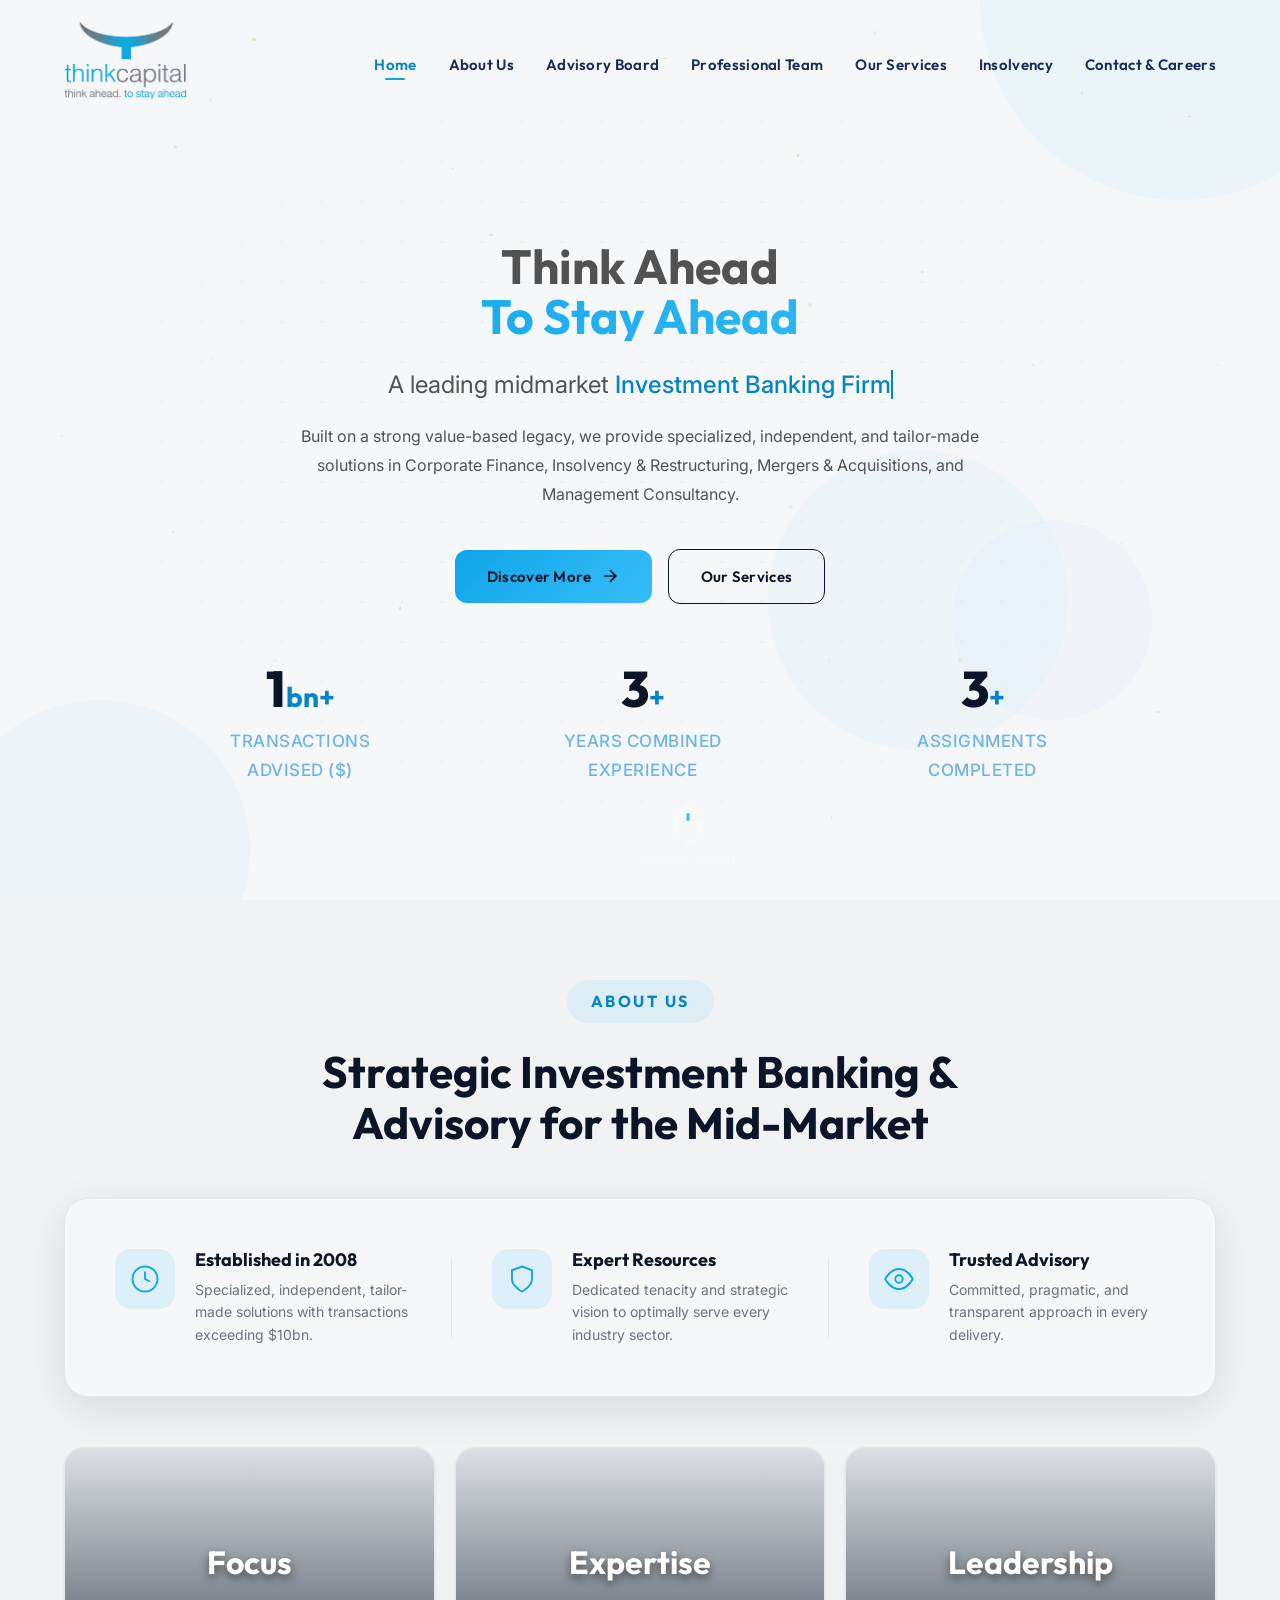
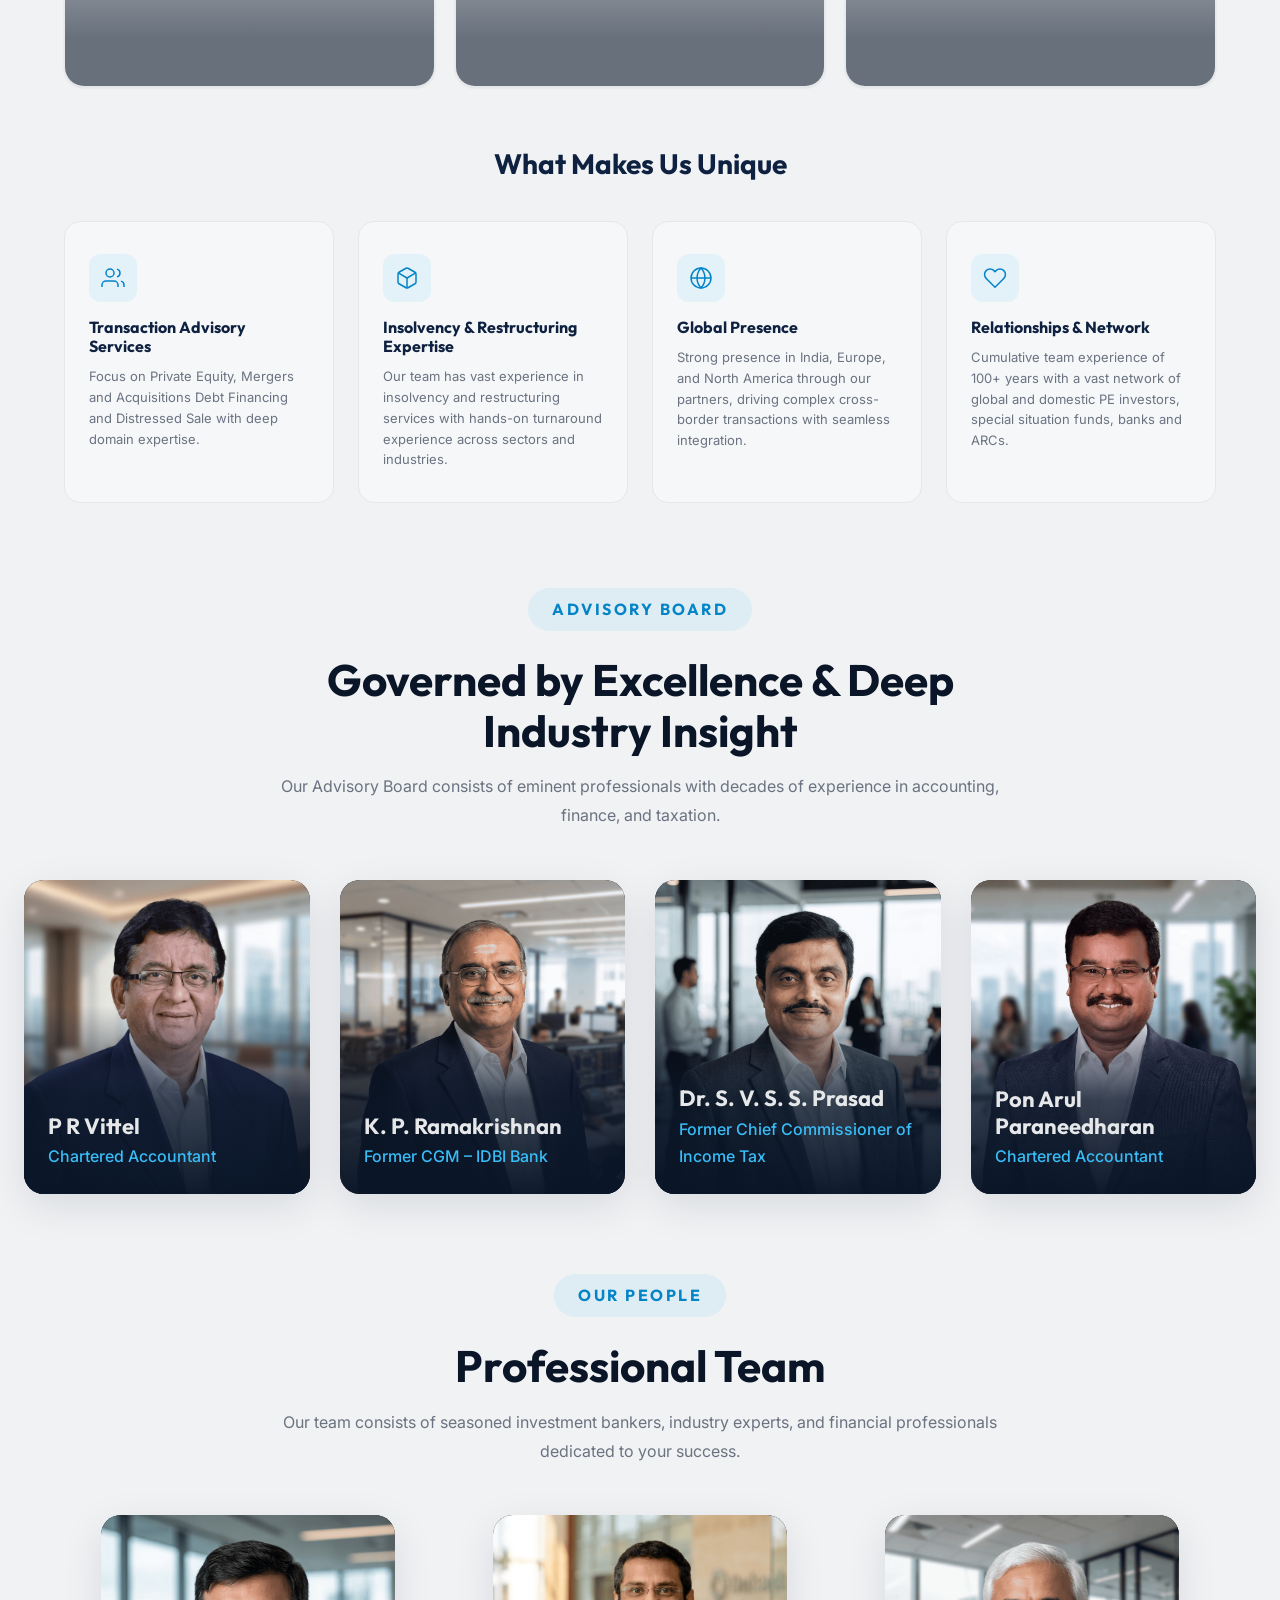
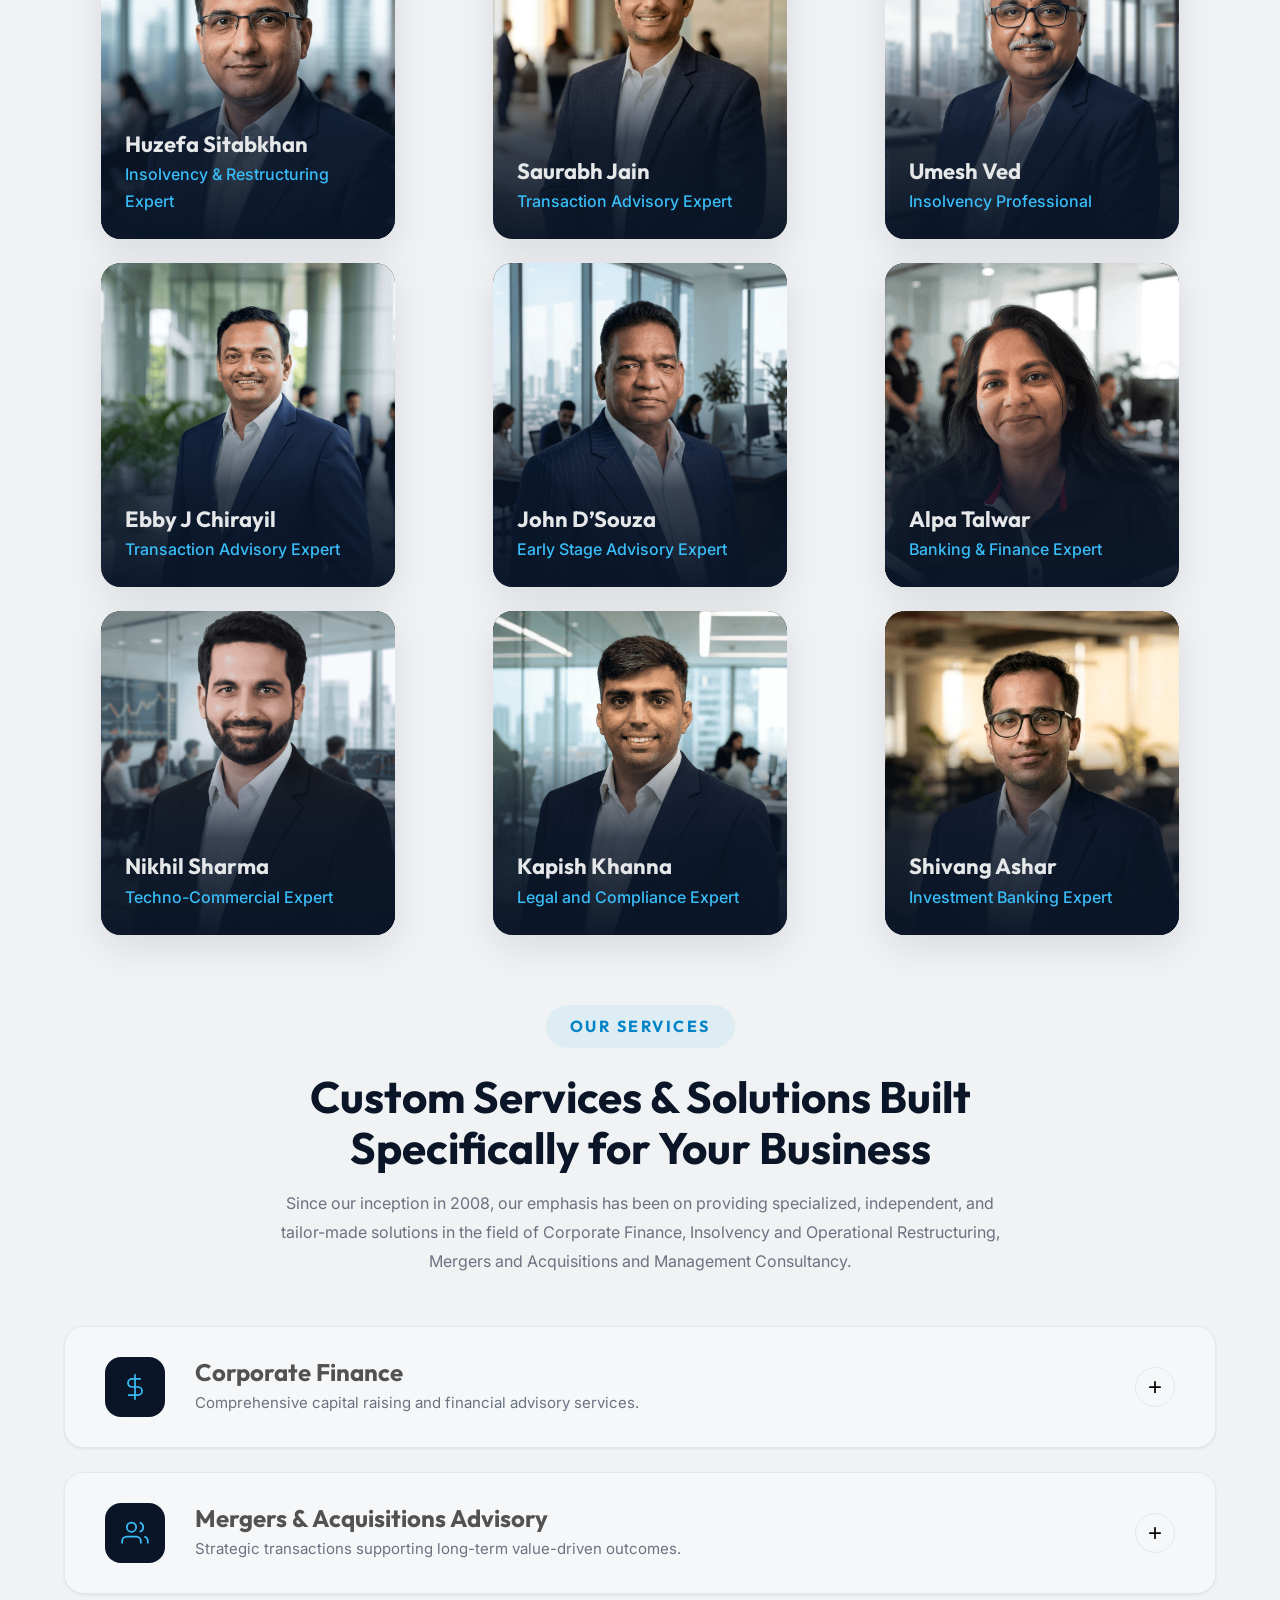
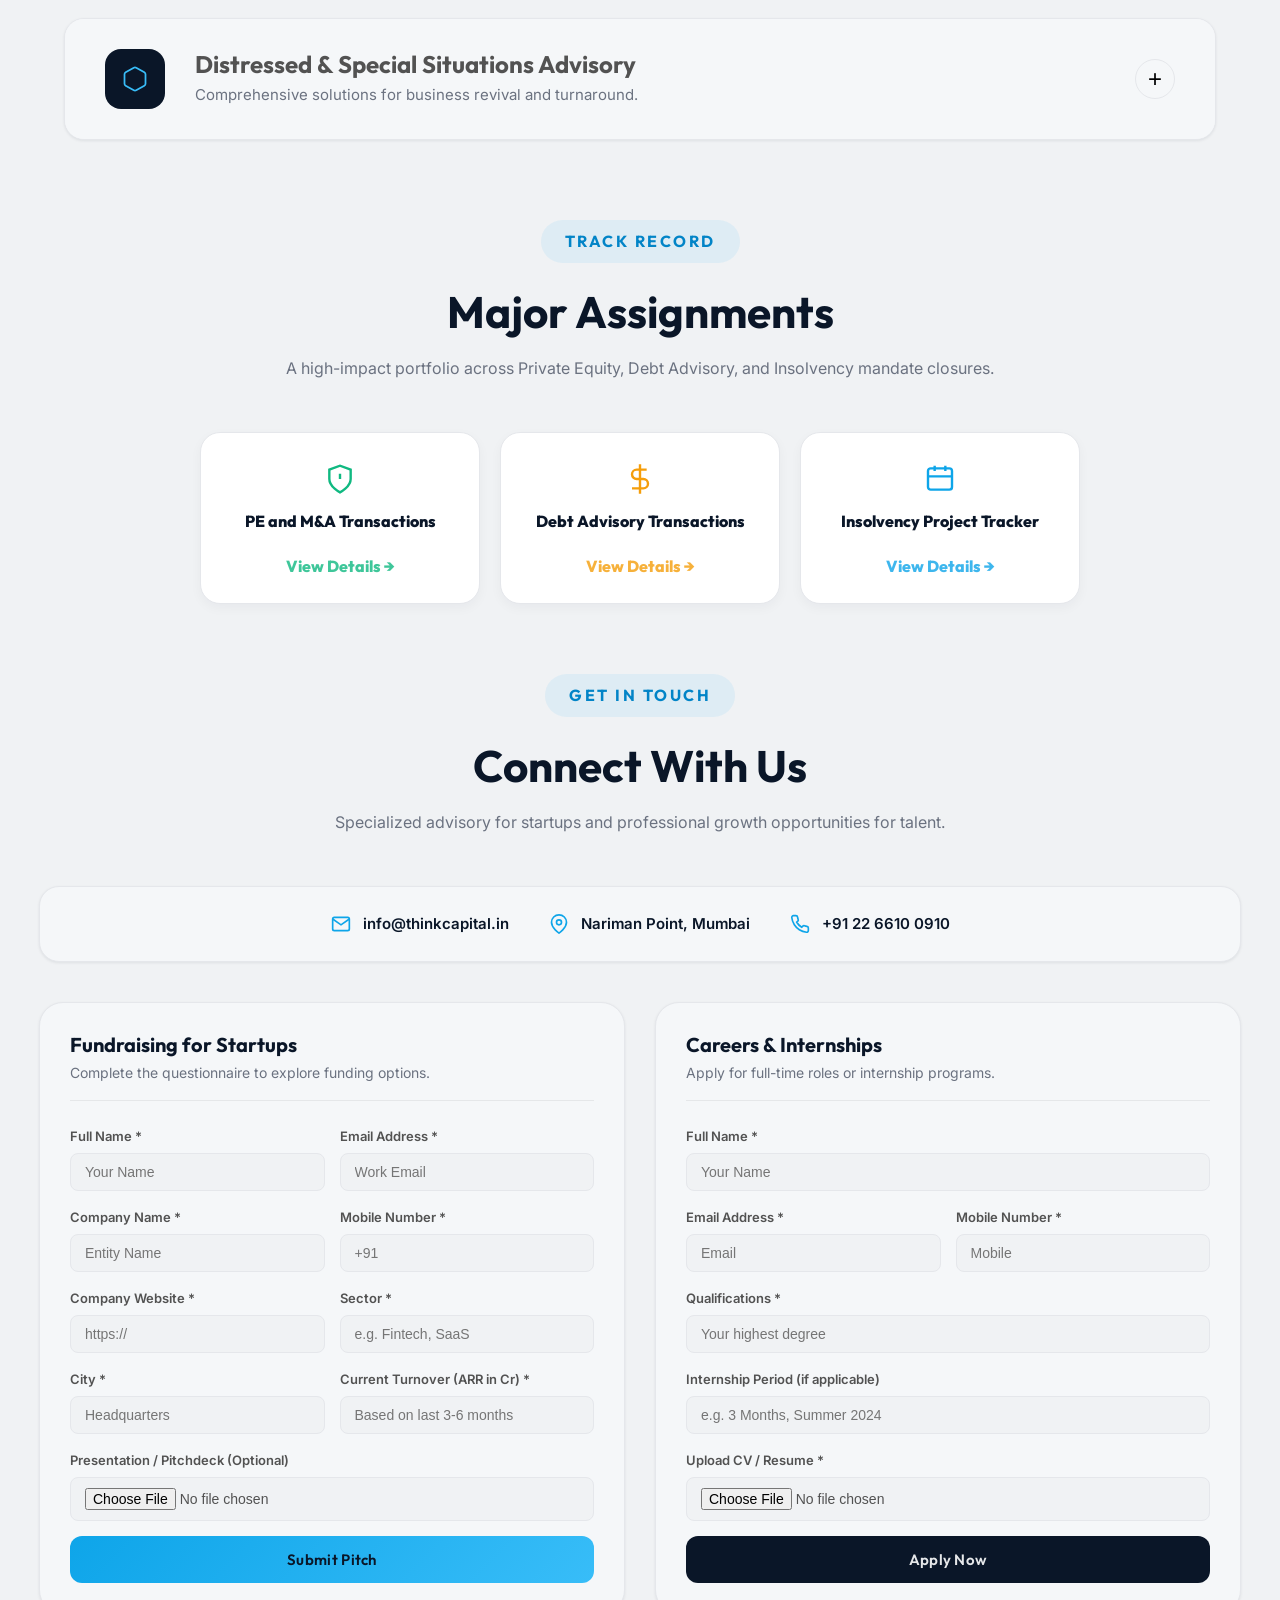
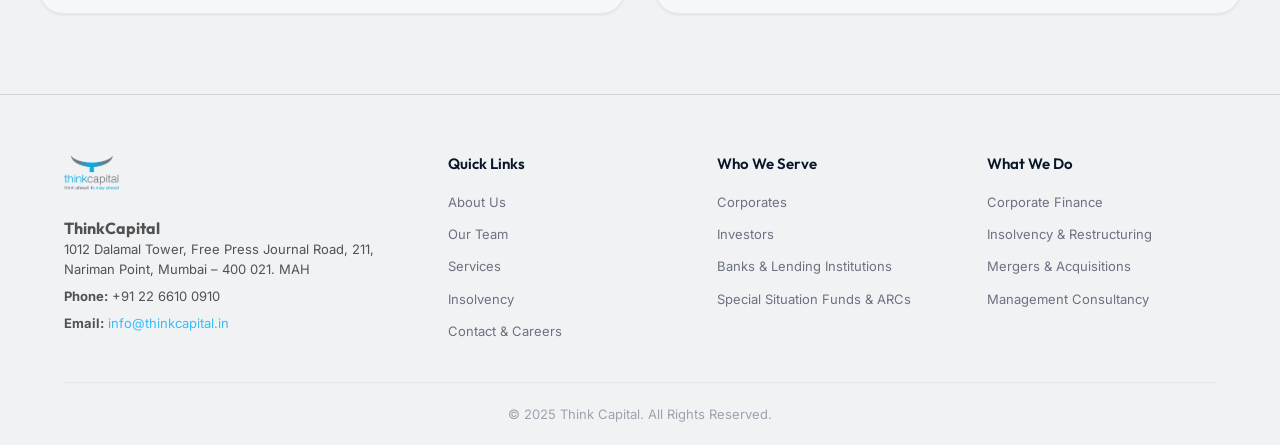
<file: index.html>
<!DOCTYPE html>
<html lang="en">

<head>
    <meta charset="UTF-8">
    <meta name="viewport" content="width=device-width, initial-scale=1.0">
    <meta name="description"
        content="Think Capital – A leading midmarket investment banking and corporate advisory firm specializing in Corporate Finance, Insolvency & Restructuring, Mergers & Acquisitions, and Management Consultancy.">
    <meta name="keywords"
        content="Think Capital, Investment Banking, Corporate Advisory, Corporate Finance, M&A, Insolvency, Restructuring, Management Consultancy">
    <title>Think Capital – Think Ahead To Stay Ahead</title>
    <link rel="preconnect" href="https://fonts.googleapis.com">
    <link rel="preconnect" href="https://fonts.gstatic.com" crossorigin>
    <link
        href="https://fonts.googleapis.com/css2?family=Inter:wght@300;400;500;600;700;800;900&family=Outfit:wght@300;400;500;600;700;800&display=swap"
        rel="stylesheet">
    <link rel="stylesheet" href="index.css">
</head>

<body class="home-page">
    <!-- ========== PRELOADER ========== -->
    <div id="preloader">
        <div class="preloader-inner">
            <img src="Think_capital_logo-png.png" alt="Think Capital"
                class="preloader-logo">
            <div class="preloader-bar">
                <div class="preloader-fill"></div>
            </div>
        </div>
    </div>

    <!-- ========== NAVIGATION ========== -->
    <nav id="navbar">
        <div class="nav-container">
            <a href="#hero" class="nav-logo">
                <img src="Think_capital_logo-png.png"
                    alt="Think Capital Logo">
            </a>
            <ul class="nav-links" id="navLinks">
                <li><a href="index.html#hero" class="nav-link active" data-section="hero">Home</a></li>
                <li><a href="index.html#about" class="nav-link" data-section="about">About Us</a></li>
                <li><a href="index.html#advisory-board" class="nav-link" data-section="advisory-board">Advisory
                        Board</a></li>
                <li><a href="index.html#team" class="nav-link" data-section="team">Professional Team</a></li>
                <li><a href="index.html#services" class="nav-link" data-section="services">Our Services</a></li>
                <li><a href="ongoing-insolvency-assignments.html" class="nav-link"
                        data-section="insolvency">Insolvency</a></li>
                <li><a href="index.html#contact" class="nav-link" data-section="contact">Contact & Careers</a></li>
            </ul>
            <button class="hamburger" id="hamburger" aria-label="Toggle navigation">
                <span></span><span></span><span></span>
            </button>
        </div>
    </nav>

    <!-- ========== MOBILE MENU ========== -->
    <div class="mobile-menu" id="mobileMenu">
        <ul class="mobile-nav-links">
            <li><a href="index.html#hero" class="mobile-link" data-section="hero">Home</a></li>
            <li><a href="index.html#about" class="mobile-link" data-section="about">About Us</a></li>
            <li><a href="index.html#advisory-board" class="mobile-link" data-section="advisory-board">Advisory Board</a>
            </li>
            <li><a href="index.html#team" class="mobile-link" data-section="team">Professional Team</a></li>
            <li><a href="index.html#services" class="mobile-link" data-section="services">Our Services</a></li>
            <li><a href="ongoing-insolvency-assignments.html" class="mobile-link"
                    data-section="insolvency">Insolvency</a></li>
            <li><a href="index.html#contact" class="mobile-link" data-section="contact">Contact & Careers</a></li>
        </ul>
    </div>

    <!-- ========== HERO SECTION ========== -->
    <section id="hero" class="section hero-section">
        <div class="hero-grid-bg"></div>
        <div class="hero-bg-shapes">

            <div class="shape shape-1"></div>
            <div class="shape shape-2"></div>
            <div class="shape shape-3"></div>
            <div class="shape shape-4"></div>
            <div class="shape shape-glow-1"></div>
            <div class="shape shape-glow-2"></div>
        </div>
        <div class="hero-particles" id="heroParticles"></div>
        <div class="hero-content">

            <h1 class="hero-title">
                <span class="hero-line">Think Ahead</span>
                <span class="hero-line gradient-text">To Stay Ahead</span>
            </h1>
            <p class="hero-subtitle">
                A leading midmarket <span class="typewriter" id="typewriter"></span>
            </p>
            <p class="hero-description">
                Built on a strong value-based legacy, we provide specialized, independent, and tailor-made solutions in
                Corporate Finance, Insolvency & Restructuring, Mergers & Acquisitions, and Management Consultancy.
            </p>
            <div class="hero-cta">
                <a href="#about" class="btn btn-primary">
                    Discover More
                    <svg width="20" height="20" viewBox="0 0 24 24" fill="none" stroke="currentColor" stroke-width="2">
                        <path d="M5 12h14M12 5l7 7-7 7" />
                    </svg>
                </a>
                <a href="#services" class="btn btn-outline">Our Services</a>
            </div>
            <div class="hero-stats">
                <div class="stat-item">
                    <span class="stat-number" data-count="10">0</span><span class="stat-suffix">bn+</span>
                    <span class="stat-label">Transactions Advised ($)</span>
                </div>
                <div class="stat-divider"></div>
                <div class="stat-item">
                    <span class="stat-number" data-count="100">0</span><span class="stat-suffix">+</span>
                    <span class="stat-label">Years Combined Experience</span>
                </div>
                <div class="stat-divider"></div>
                <div class="stat-item">
                    <span class="stat-number" data-count="90">0</span><span class="stat-suffix">+</span>
                    <span class="stat-label">Assignments Completed</span>
                </div>
            </div>
        </div>
        <div class="scroll-indicator">
            <div class="mouse">
                <div class="mouse-wheel"></div>
            </div>
            <span>Scroll Down</span>
        </div>
    </section>

    <!-- ========== ABOUT SECTION ========== -->
    <section id="about" class="section about-section">
        <div class="container">
            <div class="section-header">
                <span class="section-tag">About Us</span>
                <h2 class="section-title">Strategic Investment Banking & Advisory for the Mid-Market</h2>
            </div>

            <div class="about-vision-banner reveal-card">
                <div class="vision-item">
                    <div class="vision-icon">
                        <svg viewBox="0 0 24 24" fill="none" stroke="currentColor" stroke-width="1.5">
                            <circle cx="12" cy="12" r="10" />
                            <path d="M12 6v6l4 2" />
                        </svg>
                    </div>
                    <div class="vision-text">
                        <h4>Established in 2008</h4>
                        <p>Specialized, independent, tailor-made solutions with transactions exceeding $10bn.</p>
                    </div>
                </div>
                <div class="vision-divider"></div>
                <div class="vision-item">
                    <div class="vision-icon">
                        <svg viewBox="0 0 24 24" fill="none" stroke="currentColor" stroke-width="1.5">
                            <path d="M12 22s8-4 8-10V5l-8-3-8 3v7c0 6 8 10 8 10z" />
                        </svg>
                    </div>
                    <div class="vision-text">
                        <h4>Expert Resources</h4>
                        <p>Dedicated tenacity and strategic vision to optimally serve every industry sector.</p>
                    </div>
                </div>
                <div class="vision-divider"></div>
                <div class="vision-item">
                    <div class="vision-icon">
                        <svg viewBox="0 0 24 24" fill="none" stroke="currentColor" stroke-width="1.5">
                            <path d="M1 12s4-8 11-8 11 8 11 8-4 8-11 8-11-8-11-8z" />
                            <circle cx="12" cy="12" r="3" />
                        </svg>
                    </div>
                    <div class="vision-text">
                        <h4>Trusted Advisory</h4>
                        <p>Committed, pragmatic, and transparent approach in every delivery.</p>
                    </div>
                </div>
            </div>

            <!-- Focus / Expertise / Leadership -->
            <div class="pillars-section">
                <div class="pillar-card reveal-card" data-delay="0"
                    style="--bg-img: url('https://images.unsplash.com/photo-1460925895917-afdab827c52f?auto=format&fit=crop&q=80&w=2000')">
                    <div class="pillar-overlay"></div>
                    <div class="pillar-content">
                        <h3>Focus</h3>
                        <div class="pillar-hover-text">
                            <p>We approach every transaction with a 360 degree holistic view, identifying and analyzing
                                the full range of strategic and operational options available to optimize outcomes.</p>
                        </div>
                    </div>
                </div>
                <div class="pillar-card reveal-card" data-delay="150"
                    style="--bg-img: url('https://images.unsplash.com/photo-1521737711867-e3b97375f902?auto=format&fit=crop&q=80&w=2000')">
                    <div class="pillar-overlay"></div>
                    <div class="pillar-content">
                        <h3>Expertise</h3>
                        <div class="pillar-hover-text">
                            <p>Our sector experts bring in-depth knowledge in Strategic Planning, Financial Engineering,
                                and Business Advisory to institutions and corporates at large.</p>
                        </div>
                    </div>
                </div>
                <div class="pillar-card reveal-card" data-delay="300"
                    style="--bg-img: url('https://images.unsplash.com/photo-1517048676732-d65bc937f952?auto=format&fit=crop&q=80&w=2000')">
                    <div class="pillar-overlay"></div>
                    <div class="pillar-content">
                        <h3>Leadership</h3>
                        <div class="pillar-hover-text">
                            <p>Senior leaders, industry experts, and corporate finance professionals providing premium
                                advisory on high-stakes.</p>
                        </div>
                    </div>
                </div>
            </div>

            <!-- What Makes Us Unique -->
            <div class="unique-section">
                <h3 class="unique-title reveal-card">What Makes Us Unique</h3>
                <div class="unique-grid">
                    <div class="unique-card reveal-card" data-delay="0">
                        <div class="unique-icon-wrap">
                            <svg viewBox="0 0 24 24" fill="none" stroke="currentColor" stroke-width="1.5">
                                <path d="M17 21v-2a4 4 0 00-4-4H5a4 4 0 00-4 4v2" />
                                <circle cx="9" cy="7" r="4" />
                                <path d="M23 21v-2a4 4 0 00-3-3.87" />
                                <path d="M16 3.13a4 4 0 010 7.75" />
                            </svg>
                        </div>
                        <h4>Transaction Advisory Services</h4>
                        <p>Focus on Private Equity, Mergers and Acquisitions Debt Financing and Distressed Sale with
                            deep domain expertise.</p>
                    </div>
                    <div class="unique-card reveal-card" data-delay="100">
                        <div class="unique-icon-wrap">
                            <svg viewBox="0 0 24 24" fill="none" stroke="currentColor" stroke-width="1.5">
                                <path
                                    d="M21 16V8a2 2 0 00-1-1.73l-7-4a2 2 0 00-2 0l-7 4A2 2 0 003 8v8a2 2 0 001 1.73l7 4a2 2 0 002 0l7-4A2 2 0 0021 16z" />
                                <polyline points="3.27 6.96 12 12.01 20.73 6.96" />
                                <line x1="12" y1="22.08" x2="12" y2="12" />
                            </svg>
                        </div>
                        <h4>Insolvency & Restructuring Expertise</h4>
                        <p>Our team has vast experience in insolvency and restructuring services with hands-on
                            turnaround experience across sectors and industries.</p>
                    </div>
                    <div class="unique-card reveal-card" data-delay="200">
                        <div class="unique-icon-wrap">
                            <svg viewBox="0 0 24 24" fill="none" stroke="currentColor" stroke-width="1.5">
                                <circle cx="12" cy="12" r="10" />
                                <line x1="2" y1="12" x2="22" y2="12" />
                                <path
                                    d="M12 2a15.3 15.3 0 014 10 15.3 15.3 0 01-4 10 15.3 15.3 0 01-4-10 15.3 15.3 0 014-10z" />
                            </svg>
                        </div>
                        <h4>Global Presence</h4>
                        <p>Strong presence in India, Europe, and North America through our partners, driving complex
                            cross-border transactions with seamless integration.</p>
                    </div>
                    <div class="unique-card reveal-card" data-delay="300">
                        <div class="unique-icon-wrap">
                            <svg viewBox="0 0 24 24" fill="none" stroke="currentColor" stroke-width="1.5">
                                <path
                                    d="M20.84 4.61a5.5 5.5 0 00-7.78 0L12 5.67l-1.06-1.06a5.5 5.5 0 00-7.78 7.78l1.06 1.06L12 21.23l7.78-7.78 1.06-1.06a5.5 5.5 0 000-7.78z" />
                            </svg>
                        </div>
                        <h4>Relationships & Network</h4>
                        <p>Cumulative team experience of 100+ years with a vast network of global and domestic PE
                            investors, special situation funds, banks and ARCs.</p>
                    </div>
                </div>
            </div>


        </div>
    </section>

    <!-- ========== ADVISORY BOARD SECTION ========== -->
    <section id="advisory-board" class="section advisory-section">
        <div class="container" style="max-width: 1400px;">
            <div class="section-header">
                <span class="section-tag">Advisory Board</span>
                <h2 class="section-title">Governed by Excellence & Deep Industry Insight</h2>
                <p class="section-subtitle">Our Advisory Board consists of eminent professionals with decades of
                    experience in accounting, finance, and taxation.</p>
            </div>

            <div class="advisors-grid">
                <!-- Advisor 1 -->
                <div class="advisor-card reveal-card" data-delay="0">
                    <div class="advisor-image-wrap">
                        <img src="img/PR_Vittel.png" alt="P R Vittel">
                        <div class="advisor-overlay">
                            <div class="advisor-main-info">
                                <h3>P R Vittel</h3>
                                <p class="advisor-profession">Chartered Accountant</p>
                            </div>
                            <div class="advisor-hover-content">
                                <p>Over 40 years of experience. Senior Partner at M/s P. N. Raghavendra Rao & Co. Led
                                    transactions in M&A, PE, and public issues. Holds an MBA and is a trusted advisor to
                                    leading corporate groups.</p>
                            </div>
                        </div>
                    </div>
                </div>

                <!-- Advisor 2 -->
                <div class="advisor-card reveal-card" data-delay="100">
                    <div class="advisor-image-wrap">
                        <img src="img/KPR.png" alt="K. P. Ramakrishnan">
                        <div class="advisor-overlay">
                            <div class="advisor-main-info">
                                <h3>K. P. Ramakrishnan</h3>
                                <p class="advisor-profession">Former CGM – IDBI Bank</p>
                            </div>
                            <div class="advisor-hover-content">
                                <p>35+ years in corporate and merchant banking. Former CGM at IDBI Bank and Head of CDR
                                    Cell. Played a pivotal role in restructuring large corporate exposures across
                                    complex portfolios.</p>
                            </div>
                        </div>
                    </div>
                </div>

                <!-- Advisor 3 -->
                <div class="advisor-card reveal-card" data-delay="200">
                    <div class="advisor-image-wrap">
                        <img src="img/DSVSS.png" alt="Dr. S. V. S. S. Prasad">
                        <div class="advisor-overlay">
                            <div class="advisor-main-info">
                                <h3>Dr. S. V. S. S. Prasad</h3>
                                <p class="advisor-profession">Former Chief Commissioner of Income Tax</p>
                            </div>
                            <div class="advisor-hover-content">
                                <p>35+ years of service in the Indian Revenue Service. Retiring in 2021. Expertise in
                                    accountancy, taxation, and industrial finance. Doctorate in Agricultural Sciences
                                    from IARI, New Delhi.</p>
                            </div>
                        </div>
                    </div>
                </div>

                <!-- Advisor 4 -->
                <div class="advisor-card reveal-card" data-delay="300">
                    <div class="advisor-image-wrap">
                        <img src="img/Pon_Arul_Paraneedharan.png" alt="Pon Arul Paraneedharan">
                        <div class="advisor-overlay">
                            <div class="advisor-main-info">
                                <h3>Pon Arul Paraneedharan</h3>
                                <p class="advisor-profession">Chartered Accountant</p>
                            </div>
                            <div class="advisor-hover-content">
                                <p>15+ years in audit, taxation, and corporate finance. Specialist in FEMA, M&A, and OTS
                                    negotiations. Provides strategy-driven advisory across complex financial and
                                    regulatory matters.</p>
                            </div>
                        </div>
                    </div>
                </div>
            </div>
        </div>
    </section>



    <!-- ========== TEAM SECTION ========== -->
    <section id="team" class="section team-section">
        <div class="container">
            <div class="section-header">
                <span class="section-tag">Our People</span>
                <h2 class="section-title">Professional Team</h2>
                <p class="section-subtitle">Our team consists of seasoned investment bankers, industry experts, and
                    financial professionals dedicated to your success.</p>
            </div>

            <!-- Professional Team -->
            <div class="team-category">
                <div class="team-grid professional-grid">
                    <!-- Member 1 -->
                    <div class="advisor-card reveal-card" data-delay="0">
                        <div class="advisor-image-wrap">
                            <img src="img/Huzefa_Sitabkhan.png" alt="Huzefa Sitabkhan">
                            <div class="advisor-overlay">
                                <div class="advisor-main-info">
                                    <h3>Huzefa Sitabkhan</h3>
                                    <p class="advisor-profession">Insolvency & Restructuring Expert</p>
                                </div>
                                <div class="advisor-hover-content">
                                    <p>Rank-holder CA with 22+ years in investment banking. Former Head of Investment
                                        Banking at IDBI Capital. Successfully delivered 75+ assignments across capital
                                        markets and corporate advisory.</p>
                                </div>
                            </div>
                        </div>
                    </div>

                    <!-- Member 2 -->
                    <div class="advisor-card reveal-card" data-delay="50">
                        <div class="advisor-image-wrap">
                            <img src="img/Saurabh_Jain.png" alt="Saurabh Jain">
                            <div class="advisor-overlay">
                                <div class="advisor-main-info">
                                    <h3>Saurabh Jain</h3>
                                    <p class="advisor-profession">Transaction Advisory Expert</p>
                                </div>
                                <div class="advisor-hover-content">
                                    <p>20+ years in investment banking. Former Head of Corporate Advisory at IDBI
                                        Capital. Successfully delivered 65+ assignments in debt syndication, M&A, and
                                        restructuring.</p>
                                </div>
                            </div>
                        </div>
                    </div>

                    <!-- Member 3 -->
                    <div class="advisor-card reveal-card" data-delay="100">
                        <div class="advisor-image-wrap">
                            <img src="img/Umesh.png" alt="Umesh Ved">
                            <div class="advisor-overlay">
                                <div class="advisor-main-info">
                                    <h3>Umesh Ved</h3>
                                    <p class="advisor-profession">Insolvency Professional</p>
                                </div>
                                <div class="advisor-hover-content">
                                    <p>Nearly 40 years of experience in corporate law, compliance, and restructuring.
                                        Expert in due diligence, mergers, and liquidation. Principal at Umesh Ved &
                                        Associates.</p>
                                </div>
                            </div>
                        </div>
                    </div>

                    <!-- Member 4 -->
                    <div class="advisor-card reveal-card" data-delay="150">
                        <div class="advisor-image-wrap">
                            <img src="img/Ebby.png" alt="Ebby J Chirayil">
                            <div class="advisor-overlay">
                                <div class="advisor-main-info">
                                    <h3>Ebby J Chirayil</h3>
                                    <p class="advisor-profession">Transaction Advisory Expert</p>
                                </div>
                                <div class="advisor-hover-content">
                                    <p>Seasoned banker with leadership roles at ICICI, HDFC, and South Indian Bank.
                                        Expert in retail/corporate banking, credit, and risk management.</p>
                                </div>
                            </div>
                        </div>
                    </div>

                    <!-- Member 5 -->
                    <div class="advisor-card reveal-card" data-delay="200">
                        <div class="advisor-image-wrap">
                            <img src="img/John.png" alt="John D’Souza">
                            <div class="advisor-overlay">
                                <div class="advisor-main-info">
                                    <h3>John D’Souza</h3>
                                    <p class="advisor-profession">Early Stage Advisory Expert</p>
                                </div>
                                <div class="advisor-hover-content">
                                    <p>39+ years across India and UAE. Specialty in structuring solutions and business
                                        financing. Held leadership roles at Emirates Bank and ABN AMRO.</p>
                                </div>
                            </div>
                        </div>
                    </div>

                    <!-- Member 6 -->
                    <div class="advisor-card reveal-card" data-delay="250">
                        <div class="advisor-image-wrap">
                            <img src="img/Alpa.png" alt="Alpa Talwar">
                            <div class="advisor-overlay">
                                <div class="advisor-main-info">
                                    <h3>Alpa Talwar</h3>
                                    <p class="advisor-profession">Banking & Finance Expert</p>
                                </div>
                                <div class="advisor-hover-content">
                                    <p>Nearly 30 years in corporate banking and project finance. Expert in debt
                                        syndication and distressed assets. Former IDBI Bank professional.</p>
                                </div>
                            </div>
                        </div>
                    </div>

                    <!-- Member 7 -->
                    <div class="advisor-card reveal-card" data-delay="300">
                        <div class="advisor-image-wrap">
                            <img src="img/Nikhil.png" alt="Nikhil Sharma">
                            <div class="advisor-overlay">
                                <div class="advisor-main-info">
                                    <h3>Nikhil Sharma</h3>
                                    <p class="advisor-profession">Techno-Commercial Expert</p>
                                </div>
                                <div class="advisor-hover-content">
                                    <p>11+ years in insolvency and transaction advisory. Specializes in valuations, CIRP
                                        management, and resolution planning. M.Tech & MBA graduate.</p>
                                </div>
                            </div>
                        </div>
                    </div>

                    <!-- Member 8 -->
                    <div class="advisor-card reveal-card" data-delay="350">
                        <div class="advisor-image-wrap">
                            <img src="img/Kapish.png" alt="Kapish Khanna">
                            <div class="advisor-overlay">
                                <div class="advisor-main-info">
                                    <h3>Kapish Khanna</h3>
                                    <p class="advisor-profession">Legal and Compliance Expert</p>
                                </div>
                                <div class="advisor-hover-content">
                                    <p>Expert in corporate laws, SEBI regulations, and IBC. Strong background in
                                        insolvency matters and corporate legal advisory.</p>
                                </div>
                            </div>
                        </div>
                    </div>

                    <!-- Member 9 -->
                    <div class="advisor-card reveal-card" data-delay="400">
                        <div class="advisor-image-wrap">
                            <img src="img/shivang.png" alt="Shivang Ashar">
                            <div class="advisor-overlay">
                                <div class="advisor-main-info">
                                    <h3>Shivang Ashar</h3>
                                    <p class="advisor-profession">Investment Banking Expert</p>
                                </div>
                                <div class="advisor-hover-content">
                                    <p>7+ years in equity fund raising and financial modelling across healthcare and
                                        technology. Former PwC and Malabar Capital professional.</p>
                                </div>
                            </div>
                        </div>
                    </div>
                </div>
            </div>
        </div>
    </section>


    <!-- ========== SERVICES SECTION ========== -->
    <section id="services" class="section services-section">
        <div class="container">
            <div class="section-header">
                <span class="section-tag">Our Services</span>
                <h2 class="section-title">Custom Services & Solutions Built Specifically for Your Business</h2>
                <p class="section-subtitle">Since our inception in 2008, our emphasis has been on providing specialized,
                    independent, and tailor-made solutions in the field of Corporate Finance, Insolvency and Operational
                    Restructuring, Mergers and Acquisitions and Management Consultancy.</p>
            </div>

            <div class="services-windows-container">
                <!-- Window 1: Corporate Finance -->
                <div class="service-window reveal-card" data-delay="0">
                    <div class="window-header">
                        <div class="window-title-area">
                            <div class="window-icon">
                                <svg viewBox="0 0 24 24" fill="none" stroke="currentColor" stroke-width="1.5">
                                    <line x1="12" y1="1" x2="12" y2="23" />
                                    <path d="M17 5H9.5a3.5 3.5 0 000 7h5a3.5 3.5 0 010 7H6" />
                                </svg>
                            </div>
                            <div class="window-labels">
                                <h3>Corporate Finance</h3>
                                <p>Comprehensive capital raising and financial advisory services.</p>
                            </div>
                        </div>
                        <button class="window-toggle" aria-label="Toggle details">
                            <span class="toggle-icon">+</span>
                        </button>
                    </div>

                    <div class="window-rollup">
                        <div class="rollup-inner">
                            <div class="rollup-main-desc">
                                <p>We provide comprehensive capital raising and financial advisory services to support
                                    business growth, strategic expansion, and value creation. Our team works with both
                                    high-growth and established companies to raise capital for organic growth,
                                    acquisitions, and liquidity requirements. We also advise stressed and special
                                    situation companies on refinancing, structured funding, and strategic capital
                                    infusion.</p>
                                <p>With strong relationships across banks, financial institutions, private equity funds,
                                    venture capital investors, and special situation funds, we are well-positioned to
                                    facilitate efficient transaction execution. Our deep understanding of market
                                    dynamics and investor expectations enables us to structure solutions that are
                                    practical, timely, and aligned with client objectives.</p>
                            </div>
                            <div class="sub-services-grid">
                                <div class="sub-service-box">
                                    <h4>Equity Advisory</h4>
                                    <p>We advise clients on raising equity capital across various stages of their
                                        business lifecycle. Our services include facilitating investments from angel
                                        investors and high net-worth individuals, venture capital and private equity
                                        funding, as well as strategic investments and PIPE transactions. We also support
                                        clients in accessing capital markets and exploring social impact funding
                                        opportunities, ensuring alignment with long-term growth strategies.</p>
                                </div>
                                <div class="sub-service-box">
                                    <h4>Debt Advisory</h4>
                                    <p>We offer tailored debt solutions to address diverse financing requirements. Our
                                        services cover growth and expansion capital, acquisition financing, and external
                                        commercial borrowings. We also specialize in advising on special situations,
                                        including restructuring and refinancing, along with structuring customized debt
                                        solutions and facilitating unsecured funding. Our approach focuses on optimizing
                                        capital structure while ensuring flexibility and sustainability for the
                                        business.</p>
                                </div>
                            </div>
                        </div>
                    </div>
                </div>

                <!-- Window 2: M&A Advisory -->
                <div class="service-window reveal-card" data-delay="100">
                    <div class="window-header">
                        <div class="window-title-area">
                            <div class="window-icon">
                                <svg viewBox="0 0 24 24" fill="none" stroke="currentColor" stroke-width="1.5">
                                    <path d="M17 21v-2a4 4 0 00-4-4H5a4 4 0 00-4 4v2" />
                                    <circle cx="9" cy="7" r="4" />
                                    <path d="M23 21v-2a4 4 0 00-3-3.87" />
                                    <path d="M16 3.13a4 4 0 010 7.75" />
                                </svg>
                            </div>
                            <div class="window-labels">
                                <h3>Mergers & Acquisitions Advisory</h3>
                                <p>Strategic transactions supporting long-term value-driven outcomes.</p>
                            </div>
                        </div>
                        <button class="window-toggle" aria-label="Toggle details">
                            <span class="toggle-icon">+</span>
                        </button>
                    </div>

                    <div class="window-rollup">
                        <div class="rollup-inner">
                            <div class="rollup-main-desc">
                                <p>We provide end-to-end mergers and acquisitions advisory services to corporates,
                                    supporting strategic transactions including acquisitions, divestitures, buyouts,
                                    strategic investments, and distressed sales. Our approach is grounded in a
                                    comprehensive evaluation of the business, industry dynamics, competitive landscape,
                                    financial performance, and relevant legal, regulatory, and accounting
                                    considerations—ensuring well-informed and value-driven outcomes.</p>
                            </div>
                            <div class="sub-services-grid">
                                <div class="sub-service-box">
                                    <h4>Sell-Side Advisory</h4>
                                    <p>We act as a strategic partner throughout the divestment process, offering
                                        end-to-end support from transaction preparation to closure. Our role includes
                                        positioning the business, identifying and engaging with potential investors,
                                        facilitating negotiations, and coordinating with advisors and stakeholders. We
                                        provide objective guidance to help clients evaluate bids and achieve optimal
                                        value realization.</p>
                                </div>
                                <div class="sub-service-box">
                                    <h4>Distressed M&A Advisory</h4>
                                    <p>We assist companies in navigating distressed sale situations through structured
                                        and pragmatic strategies. Our services include identifying potential buyers such
                                        as ARCs and strategic investors, conducting valuation and synergy assessments,
                                        structuring transactions, and managing timelines. We also support resolution
                                        planning, buyout structuring, and post-transaction integration and turnaround
                                        initiatives.</p>
                                </div>
                                <div class="sub-service-box">
                                    <h4>Buy-Side Advisory</h4>
                                    <p>We support clients in executing inorganic growth strategies by identifying,
                                        evaluating, and executing suitable acquisition opportunities. Our process
                                        includes detailed due diligence, synergy assessment, and evaluation of
                                        commercial and non-commercial terms. We work closely with stakeholders to
                                        structure transactions that maximize value and ensure seamless execution.</p>
                                </div>
                            </div>
                        </div>
                    </div>
                </div>

                <!-- Window 3: Special Situations -->
                <div class="service-window reveal-card" data-delay="200">
                    <div class="window-header">
                        <div class="window-title-area">
                            <div class="window-icon">
                                <svg viewBox="0 0 24 24" fill="none" stroke="currentColor" stroke-width="1.5">
                                    <path
                                        d="M21 16V8a2 2 0 00-1-1.73l-7-4a2 2 0 00-2 0l-7 4A2 2 0 003 8v8a2 2 0 001 1.73l7 4a2 2 0 002 0l7-4A2 2 0 0021 16z" />
                                </svg>
                            </div>
                            <div class="window-labels">
                                <h3>Distressed & Special Situations Advisory</h3>
                                <p>Comprehensive solutions for business revival and turnaround.</p>
                            </div>
                        </div>
                        <button class="window-toggle" aria-label="Toggle details">
                            <span class="toggle-icon">+</span>
                        </button>
                    </div>

                    <div class="window-rollup">
                        <div class="rollup-inner">
                            <div class="rollup-main-desc">
                                <p>We provide comprehensive, end-to-end advisory solutions for businesses facing
                                    financial or operational stress, supporting them from early signs of distress
                                    through to revival and sustainable turnaround. Our approach integrates financial,
                                    operational, and strategic interventions to stabilize and reposition businesses
                                    effectively. Backed by a team of experienced former bankers and insolvency
                                    professionals, we bring deep execution capability and strong relationships with
                                    banks, financial institutions, special situation funds, and ARCs.</p>
                            </div>
                            <div class="sub-services-grid">
                                <div class="sub-service-box">
                                    <h4>Insolvency & Bankruptcy Advisory</h4>
                                    <p>We offer end-to-end support across insolvency and resolution processes, including
                                        resolution plan preparation, interim and priority funding, and independent
                                        evaluation of resolution proposals. Our services extend to transaction
                                        structuring, turnaround advisory, and managing operations of stressed companies
                                        during the resolution phase. We also undertake CRO (Chief Restructuring Officer)
                                        roles and support M&A transactions within insolvency scenarios.</p>
                                </div>
                                <div class="sub-service-box">
                                    <h4>Operational Restructuring</h4>
                                    <p>We assist businesses in improving operational efficiency and restoring
                                        profitability through structured interventions. Our services include independent
                                        business reviews, process optimization, and identification of control gaps. We
                                        support implementation of resolution plans, facilitate turnaround funding, and
                                        enable induction of strategic partners. Our approach also focuses on cash flow
                                        management, performance improvement, and ongoing monitoring to ensure
                                        sustainable recovery.</p>
                                </div>
                                <div class="sub-service-box">
                                    <h4>Financial Restructuring</h4>
                                    <p>We advise on restructuring of capital structures to enhance financial stability
                                        and long-term viability. Our services include debt restructuring, refinancing,
                                        turnaround funding, and formulation of resolution plans. We also assist in
                                        resolution of stressed assets, strategic investments, change in management,
                                        distressed M&A, and sale of non-performing assets (NPAs), ensuring a holistic
                                        and value-maximizing approach.</p>
                                </div>
                            </div>
                        </div>
                    </div>
                </div>
            </div>
        </div>
    </section>


    <!-- ========== MAJOR ASSIGNMENTS SECTION ========== -->
    <section id="major-assignments" class="section">
        <div class="container">
            <div class="section-header">
                <span class="section-tag">Track Record</span>
                <h2 class="section-title">Major Assignments</h2>
                <p class="section-subtitle">A high-impact portfolio across Private Equity, Debt Advisory, and Insolvency
                    mandate closures.</p>
            </div>

            <div class="quick-links-grid">
                <a href="pe-ma-transactions.html" class="quick-link-btn theme-pe reveal-card" data-delay="100">
                    <svg viewBox="0 0 24 24" fill="none" stroke="currentColor" stroke-width="1.5">
                        <path d="M12 22s8-4 8-10V5l-8-3-8 3v7c0 6 8 10 8 10z" />
                        <path d="M12 8v4" />
                        <path d="M12 16h.01" />
                    </svg>
                    <span>PE and M&A Transactions</span>
                    <span class="ql-action">View Details →</span>
                </a>
                <a href="debt-advisory-transactions.html" class="quick-link-btn theme-debt reveal-card"
                    data-delay="200">
                    <svg viewBox="0 0 24 24" fill="none" stroke="currentColor" stroke-width="1.5">
                        <line x1="12" y1="1" x2="12" y2="23" />
                        <path d="M17 5H9.5a3.5 3.5 0 000 7h5a3.5 3.5 0 010 7H6" />
                    </svg>
                    <span>Debt Advisory Transactions</span>
                    <span class="ql-action">View Details →</span>
                </a>
                <a href="ongoing-insolvency-assignments.html" class="quick-link-btn theme-tracker reveal-card"
                    data-delay="300">
                    <svg viewBox="0 0 24 24" fill="none" stroke="currentColor" stroke-width="1.5">
                        <rect x="3" y="4" width="18" height="16" rx="2" />
                        <line x1="16" y1="2" x2="16" y2="6" />
                        <line x1="8" y1="2" x2="8" y2="6" />
                        <line x1="3" y1="10" x2="21" y2="10" />
                    </svg>
                    <span>Insolvency Project Tracker</span>
                    <span class="ql-action">View Details →</span>
                </a>
            </div>
        </div>
    </section>

    <!-- ========== CONTACT & CAREERS SECTION (SIDE-BY-SIDE) ========== -->
    <section id="contact" class="section contact-careers-section">
        <div class="container" style="max-width: 1250px;">
            <div class="section-header">
                <span class="section-tag">Get In Touch</span>
                <h2 class="section-title">Connect With Us</h2>
                <p class="section-subtitle">Specialized advisory for startups and professional growth opportunities for
                    talent.</p>
            </div>

            <!-- Horizontal Mini Info Bar -->
            <div class="contact-info-bar reveal-card">
                <div class="bar-item">
                    <svg viewBox="0 0 24 24" fill="none" stroke="currentColor" stroke-width="2">
                        <path d="M4 4h16c1.1 0 2 .9 2 2v12c0 1.1-.9 2-2 2H4c-1.1 0-2-.9-2-2V6c0-1.1.9-2 2-2z" />
                        <polyline points="22,6 12,13 2,6" />
                    </svg>
                    <a href="mailto:info@thinkcapital.in">info@thinkcapital.in</a>
                </div>
                <div class="bar-item">
                    <svg viewBox="0 0 24 24" fill="none" stroke="currentColor" stroke-width="2">
                        <path d="M21 10c0 7-9 13-9 13s-9-6-9-13a9 9 0 0118 0z" />
                        <circle cx="12" cy="10" r="3" />
                    </svg>
                    <span>Nariman Point, Mumbai</span>
                </div>
                <div class="bar-item">
                    <svg viewBox="0 0 24 24" fill="none" stroke="currentColor" stroke-width="2">
                        <path
                            d="M22 16.92v3a2 2 0 01-2.18 2 19.79 19.79 0 01-8.63-3.07 19.5 19.5 0 01-6-6 19.79 19.79 0 01-3.07-8.67A2 2 0 014.11 2h3a2 2 0 012 1.72 12.84 12.84 0 00.7 2.81 2 2 0 01-.45 2.11L8.09 9.91a16 16 0 006 6l1.27-1.27a2 2 0 012.11-.45 12.84 12.84 0 002.81.7A2 2 0 0122 16.92z" />
                    </svg>
                    <a href="tel:+912266100910">+91 22 6610 0910</a>
                </div>
            </div>

            <div class="forms-grid">
                <!-- Column 1: Startup Fundraising Form -->
                <div class="form-container reveal-card" data-delay="100">
                    <div class="form-title-wrap">
                        <h3>Fundraising for Startups</h3>
                        <p>Complete the questionnaire to explore funding options.</p>
                    </div>
                    <form id="fundraisingForm" class="compact-form">
                        <div class="form-row">
                            <div class="form-group">
                                <label for="fsName">Full Name *</label>
                                <input type="text" id="fsName" name="fullName" required placeholder="Your Name">
                            </div>
                            <div class="form-group">
                                <label for="fsEmail">Email Address *</label>
                                <input type="email" id="fsEmail" name="email" required placeholder="Work Email">
                            </div>
                        </div>
                        <div class="form-row">
                            <div class="form-group">
                                <label for="fsCompanyName">Company Name *</label>
                                <input type="text" id="fsCompanyName" name="companyName" required
                                    placeholder="Entity Name">
                            </div>
                            <div class="form-group">
                                <label for="fsMobile">Mobile Number *</label>
                                <input type="tel" id="fsMobile" name="mobile" required placeholder="+91">
                            </div>
                        </div>
                        <div class="form-row">
                            <div class="form-group">
                                <label for="fsWebsite">Company Website *</label>
                                <input type="url" id="fsWebsite" name="website" required placeholder="https://">
                            </div>
                            <div class="form-group">
                                <label for="fsSector">Sector *</label>
                                <input type="text" id="fsSector" name="sector" required
                                    placeholder="e.g. Fintech, SaaS">
                            </div>
                        </div>
                        <div class="form-row">
                            <div class="form-group">
                                <label for="fsCity">City *</label>
                                <input type="text" id="fsCity" name="city" required placeholder="Headquarters">
                            </div>
                            <div class="form-group">
                                <label for="fsTurnover">Current Turnover (ARR in Cr) *</label>
                                <input type="text" id="fsTurnover" name="turnover" required
                                    placeholder="Based on last 3-6 months">
                            </div>
                        </div>
                        <div class="form-group">
                            <label for="fsPitchdeck">Presentation / Pitchdeck (Optional)</label>
                            <input type="file" id="fsPitchdeck" name="pitchdeck">
                        </div>
                        <button type="submit" class="btn btn-primary btn-full">Submit Pitch</button>
                    </form>
                </div>

                <!-- Column 2: Careers Form -->
                <div class="form-container reveal-card" data-delay="200">
                    <div class="form-title-wrap">
                        <h3>Careers & Internships</h3>
                        <p>Apply for full-time roles or internship programs.</p>
                    </div>
                    <form id="careerForm" class="compact-form">
                        <div class="form-group">
                            <label for="carName">Full Name *</label>
                            <input type="text" id="carName" name="fullName" required placeholder="Your Name">
                        </div>
                        <div class="form-row">
                            <div class="form-group">
                                <label for="carEmail">Email Address *</label>
                                <input type="email" id="carEmail" name="email" required placeholder="Email">
                            </div>
                            <div class="form-group">
                                <label for="carMobile">Mobile Number *</label>
                                <input type="tel" id="carMobile" name="mobile" required placeholder="Mobile">
                            </div>
                        </div>
                        <div class="form-group">
                            <label for="carQual">Qualifications *</label>
                            <input type="text" id="carQual" name="qualifications" required
                                placeholder="Your highest degree">
                        </div>
                        <div class="form-group">
                            <label for="carIntern">Internship Period (if applicable)</label>
                            <input type="text" id="carIntern" name="internshipPeriod"
                                placeholder="e.g. 3 Months, Summer 2024">
                        </div>
                        <div class="form-group">
                            <label for="carCv">Upload CV / Resume *</label>
                            <input type="file" id="carCv" name="resume" required>
                        </div>
                        <button type="submit" class="btn btn-navy btn-full">Apply Now</button>
                    </form>
                </div>
            </div>
        </div>
    </section>

    <!-- ========== FOOTER ========== -->
    <footer id="footer">
        <div class="container">
            <div class="footer-grid">
                <div class="footer-brand">
                    <img src="Think_capital_logo-png.png"
                        alt="Think Capital" class="footer-logo">
                    <h4>ThinkCapital</h4>
                    <p>1012 Dalamal Tower, Free Press Journal Road, 211, Nariman Point, Mumbai – 400 021. MAH</p>
                    <p><strong>Phone:</strong> +91 22 6610 0910</p>
                    <p><strong>Email:</strong> <a href="mailto:info@thinkcapital.in">info@thinkcapital.in</a></p>
                </div>
                <div class="footer-links-group">
                    <h4>Quick Links</h4>
                    <ul>
                        <li><a href="index.html#about">About Us</a></li>
                        <li><a href="index.html#team">Our Team</a></li>
                        <li><a href="index.html#services">Services</a></li>
                        <li><a href="ongoing-insolvency-assignments.html">Insolvency</a></li>
                        <li><a href="index.html#contact">Contact & Careers</a></li>
                    </ul>
                </div>
                <div class="footer-links-group">
                    <h4>Who We Serve</h4>
                    <ul>
                        <li>Corporates</li>
                        <li>Investors</li>
                        <li>Banks & Lending Institutions</li>
                        <li>Special Situation Funds & ARCs</li>
                    </ul>
                </div>
                <div class="footer-links-group">
                    <h4>What We Do</h4>
                    <ul>
                        <li><a href="index.html#services">Corporate Finance</a></li>
                        <li><a href="ongoing-insolvency-assignments.html">Insolvency & Restructuring</a></li>
                        <li><a href="index.html#services">Mergers & Acquisitions</a></li>
                        <li><a href="index.html#services">Management Consultancy</a></li>
                    </ul>
                </div>
            </div>
            <div class="footer-bottom">
                <p>&copy; 2025 Think Capital. All Rights Reserved.</p>
            </div>
        </div>
    </footer>

    <!-- Back to Top -->
    <button id="backToTop" class="back-to-top" aria-label="Back to top">
        <svg viewBox="0 0 24 24" fill="none" stroke="currentColor" stroke-width="2">
            <polyline points="18 15 12 9 6 15" />
        </svg>
    </button>

    <script src="main.js"></script>
</body>

</html>
</file>
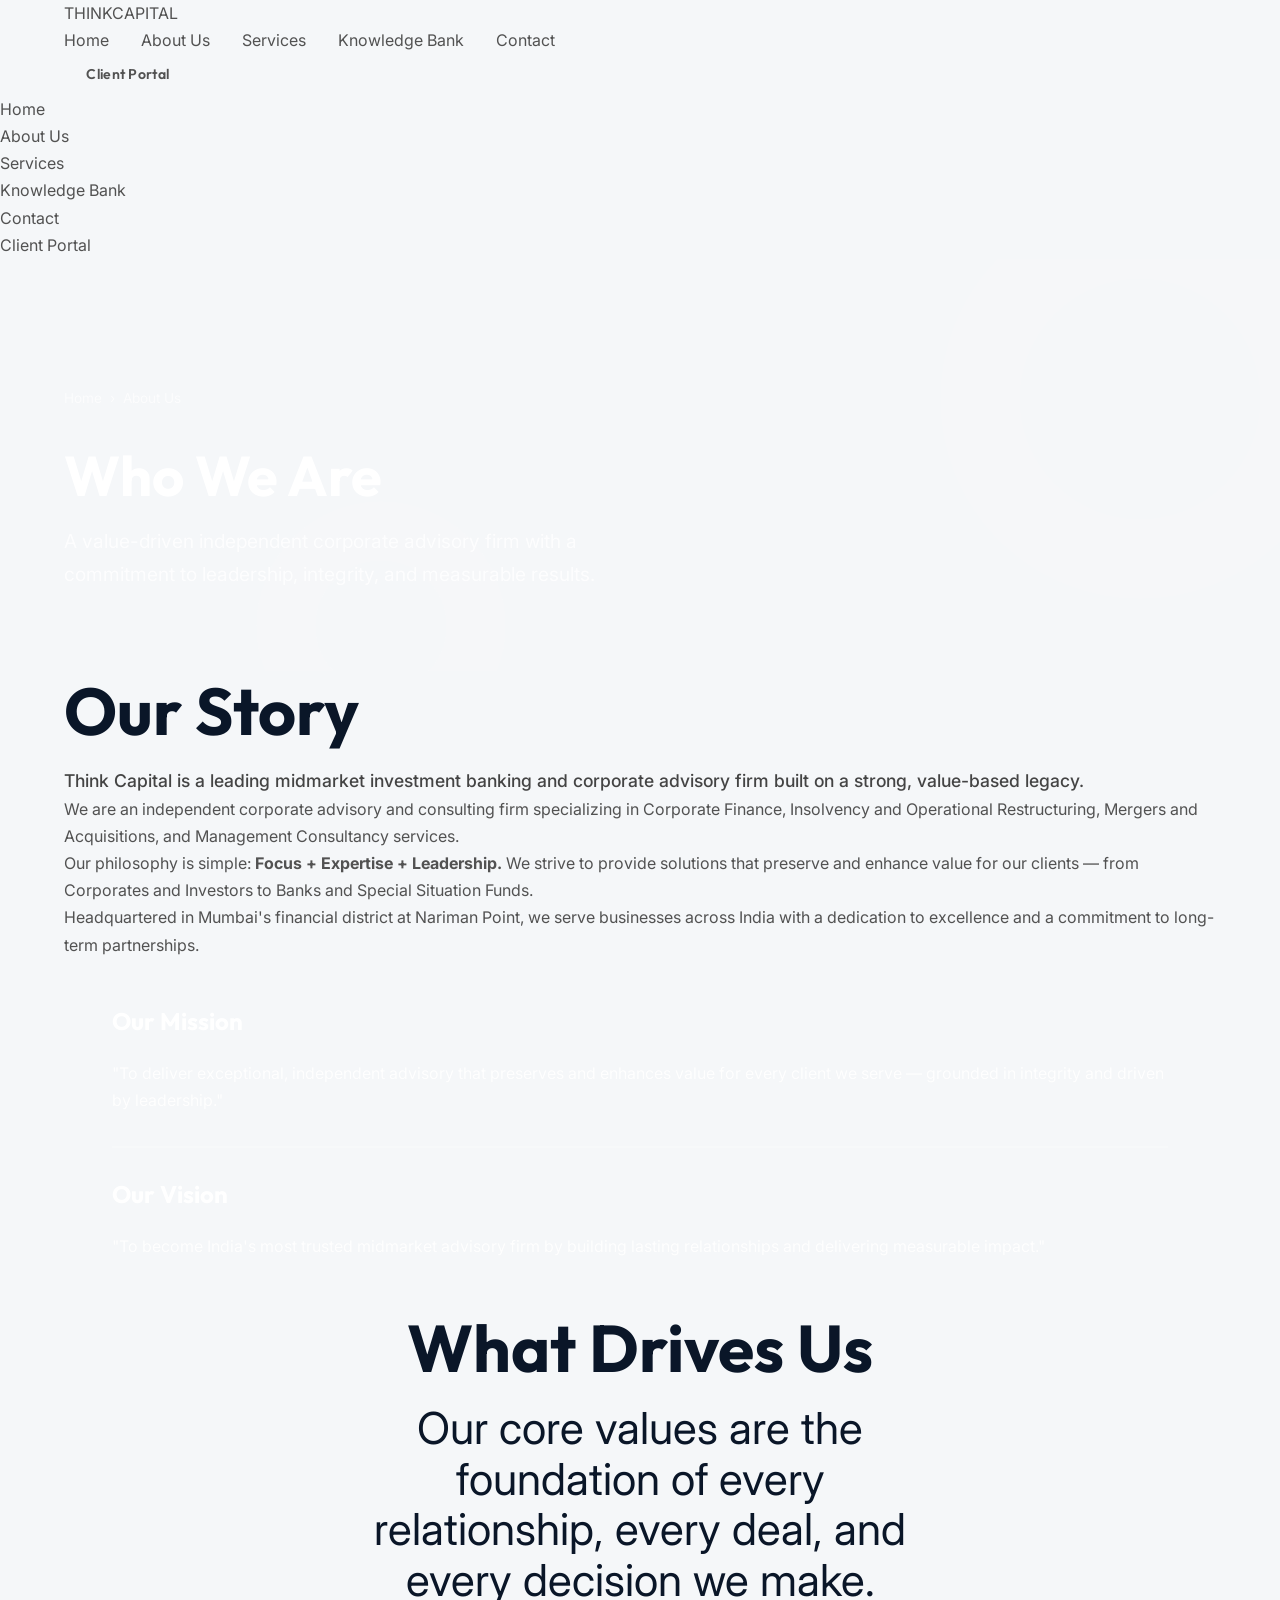
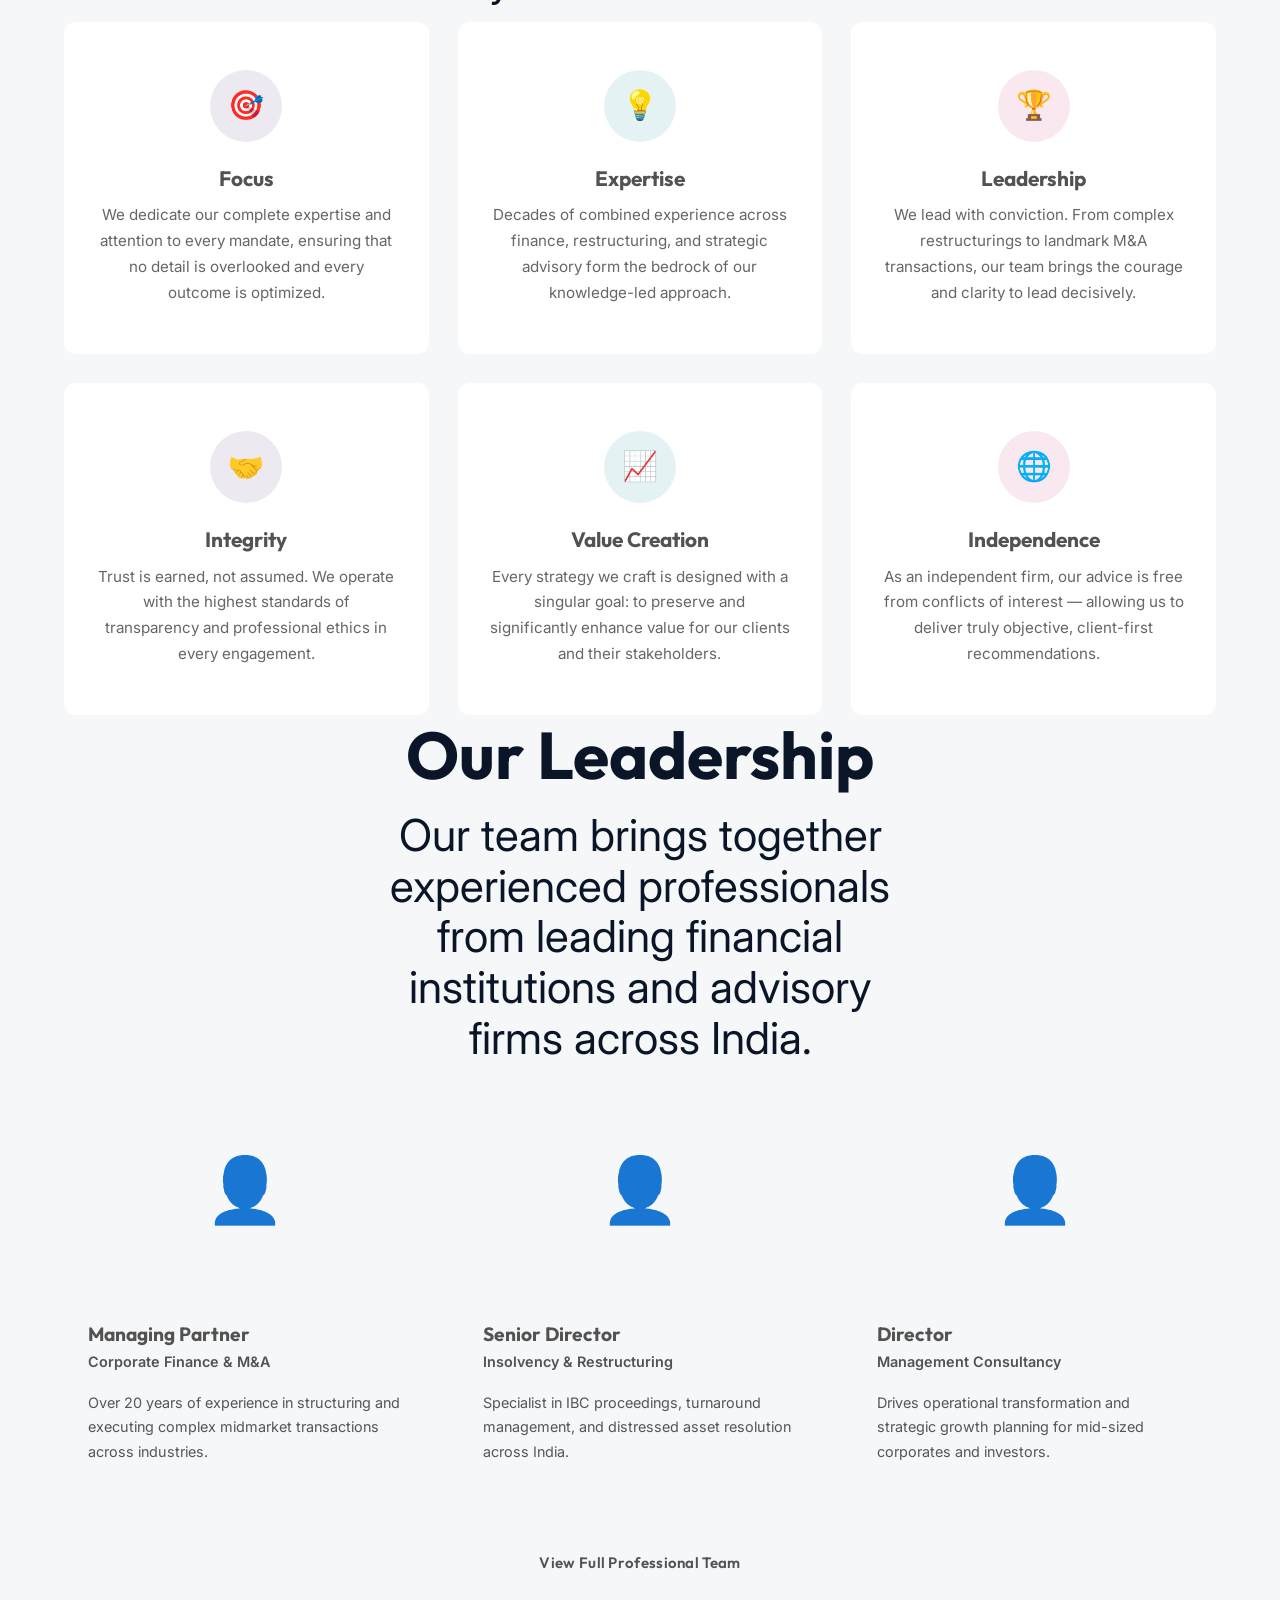
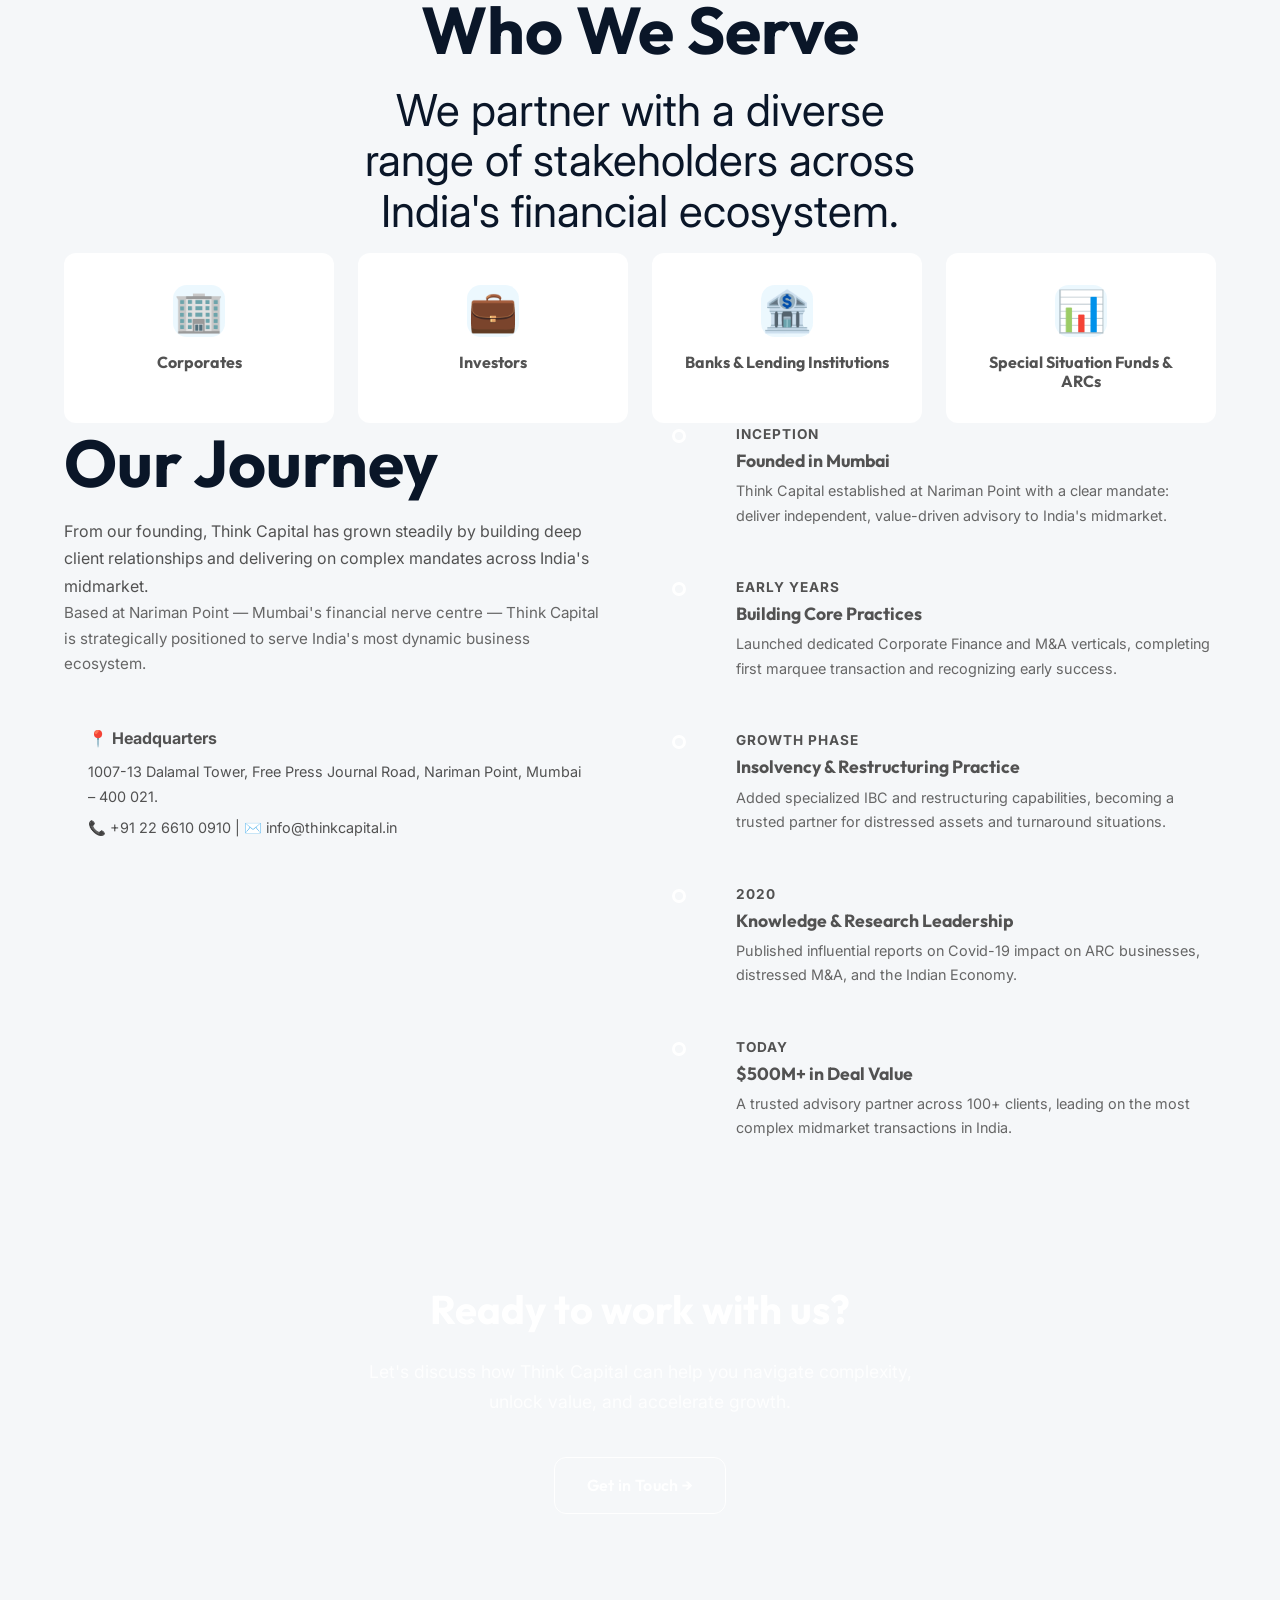
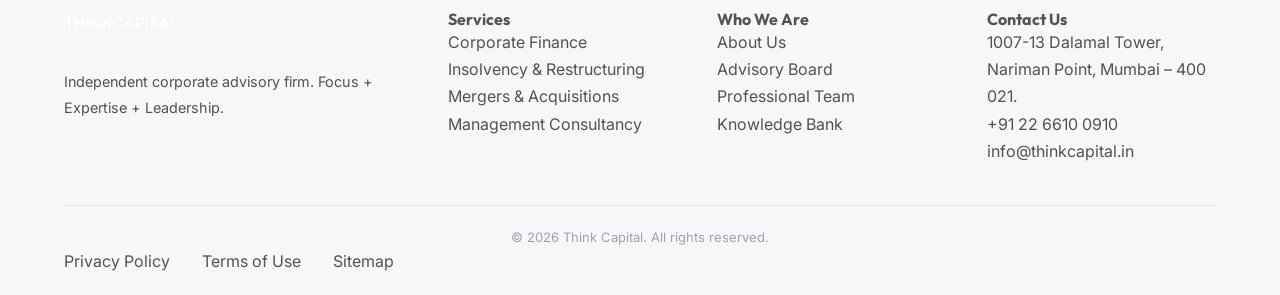
<file: about.html>
<!DOCTYPE html>
<html lang="en">
<head>
    <meta charset="UTF-8">
    <meta name="viewport" content="width=device-width, initial-scale=1.0">
    <title>About Us – Think Capital</title>
    <meta name="description" content="Learn about Think Capital's leadership, values, and commitment to delivering exceptional midmarket investment banking and corporate advisory services.">
    <link rel="preconnect" href="https://fonts.googleapis.com">
    <link rel="preconnect" href="https://fonts.gstatic.com" crossorigin>
    <link href="https://fonts.googleapis.com/css2?family=Inter:wght@400;500;600&family=Outfit:wght@500;700;800&display=swap" rel="stylesheet">
    <link rel="stylesheet" href="index.css">
    <style>
        /* ── About Page Specific Styles ── */

        .page-hero {
            background: linear-gradient(135deg, var(--primary-color) 0%, #2d1a44 60%, var(--accent-teal) 100%);
            color: white;
            padding: 8rem 0 5rem;
            position: relative;
            overflow: hidden;
        }

        .page-hero::before {
            content: '';
            position: absolute;
            top: -60px;
            right: -60px;
            width: 400px;
            height: 400px;
            border-radius: 50%;
            border: 80px solid rgba(255,255,255,0.05);
        }

        .page-hero::after {
            content: '';
            position: absolute;
            bottom: -80px;
            left: 20%;
            width: 250px;
            height: 250px;
            border-radius: 50%;
            border: 60px solid rgba(255,255,255,0.05);
        }

        .page-hero h1 {
            font-size: 3.5rem;
            margin-bottom: 1rem;
        }

        .page-hero p {
            font-size: 1.2rem;
            max-width: 600px;
            opacity: 0.85;
        }

        .breadcrumb {
            display: flex;
            gap: 0.5rem;
            font-size: 0.85rem;
            margin-bottom: 2rem;
            opacity: 0.7;
        }

        .breadcrumb a {
            color: white;
        }

        .breadcrumb a:hover {
            opacity: 1;
        }

        .values-grid {
            display: grid;
            grid-template-columns: repeat(3, 1fr);
            gap: 2rem;
        }

        .value-card {
            text-align: center;
            padding: 3rem 2rem;
            border-radius: 12px;
            background: white;
            box-shadow: var(--shadow);
            transition: var(--transition);
        }

        .value-card:hover {
            transform: translateY(-8px);
            box-shadow: 0 12px 40px rgba(75, 39, 110, 0.12);
        }

        .value-icon {
            width: 72px;
            height: 72px;
            border-radius: 50%;
            display: flex;
            align-items: center;
            justify-content: center;
            margin: 0 auto 1.5rem;
            font-size: 1.8rem;
        }

        .value-card h3 {
            color: var(--primary-color);
            font-size: 1.3rem;
            margin-bottom: 0.75rem;
        }

        .value-card p {
            color: #666;
            font-size: 0.95rem;
            margin-bottom: 0;
        }

        /* Leadership */
        .leadership-grid {
            display: grid;
            grid-template-columns: repeat(3, 1fr);
            gap: 2.5rem;
        }

        .leader-card {
            border-radius: 12px;
            overflow: hidden;
            box-shadow: var(--shadow);
            transition: var(--transition);
        }

        .leader-card:hover {
            transform: translateY(-8px);
            box-shadow: 0 12px 40px rgba(75, 39, 110, 0.15);
        }

        .leader-img {
            height: 220px;
            display: flex;
            align-items: center;
            justify-content: center;
            font-size: 4rem;
            color: white;
            position: relative;
        }

        .leader-info {
            padding: 1.5rem;
        }

        .leader-info h3 {
            color: var(--primary-color);
            font-size: 1.2rem;
            margin-bottom: 0.25rem;
        }

        .leader-info .title {
            color: var(--accent-teal);
            font-weight: 600;
            font-size: 0.9rem;
            margin-bottom: 1rem;
        }

        .leader-info p {
            font-size: 0.9rem;
            color: #555;
            margin-bottom: 0;
        }

        /* Clients Section */
        .clients-section {
            background: var(--bg-gray);
        }

        .who-we-serve-grid {
            display: grid;
            grid-template-columns: repeat(4, 1fr);
            gap: 1.5rem;
        }

        .serve-card {
            background: white;
            border-radius: 12px;
            padding: 2rem 1.5rem;
            text-align: center;
            box-shadow: var(--shadow);
            border-bottom: 3px solid var(--accent-teal);
            transition: var(--transition);
        }

        .serve-card:hover {
            transform: translateY(-5px);
        }

        .serve-card .serve-icon {
            font-size: 2.5rem;
            margin-bottom: 1rem;
        }

        .serve-card h4 {
            font-size: 1rem;
            color: var(--primary-color);
            font-weight: 700;
            margin-bottom: 0;
        }

        /* Achievements / Timeline */
        .timeline {
            position: relative;
            padding-left: 2rem;
        }

        .timeline::before {
            content: '';
            position: absolute;
            left: 0;
            top: 0;
            bottom: 0;
            width: 3px;
            background: linear-gradient(to bottom, var(--primary-color), var(--accent-teal));
            border-radius: 4px;
        }

        .timeline-item {
            margin-bottom: 3rem;
            padding-left: 2rem;
            position: relative;
        }

        .timeline-item::before {
            content: '';
            position: absolute;
            left: -2rem;
            top: 6px;
            width: 14px;
            height: 14px;
            border-radius: 50%;
            background: var(--accent-magenta);
            border: 3px solid white;
            box-shadow: 0 0 0 3px var(--accent-magenta);
        }

        .timeline-item .year {
            font-size: 0.85rem;
            font-weight: 700;
            color: var(--accent-teal);
            text-transform: uppercase;
            letter-spacing: 1px;
            margin-bottom: 0.25rem;
        }

        .timeline-item h4 {
            font-size: 1.1rem;
            color: var(--primary-color);
            margin-bottom: 0.5rem;
        }

        .timeline-item p {
            font-size: 0.9rem;
            color: #666;
            margin-bottom: 0;
        }

        /* Responsive */
        .values-grid        { display: grid; grid-template-columns: repeat(3, 1fr); gap: 1.8rem; }
        .leadership-grid    { display: grid; grid-template-columns: repeat(3, 1fr); gap: 2rem; }
        .who-we-serve-grid  { display: grid; grid-template-columns: repeat(4, 1fr); gap: 1.5rem; }
        .milestones-layout  { display: grid; grid-template-columns: 1fr 1fr; gap: clamp(2rem, 5vw, 5rem); align-items: start; }

        @media (max-width: 1024px) {
            .values-grid       { grid-template-columns: repeat(2, 1fr); }
            .leadership-grid   { grid-template-columns: repeat(2, 1fr); }
        }
        @media (max-width: 768px) {
            .leadership-grid   { grid-template-columns: 1fr 1fr; }
            .who-we-serve-grid { grid-template-columns: 1fr 1fr; }
            .milestones-layout { grid-template-columns: 1fr; }
        }
        @media (max-width: 540px) {
            .values-grid       { grid-template-columns: 1fr; }
            .leadership-grid   { grid-template-columns: 1fr; }
            .who-we-serve-grid { grid-template-columns: 1fr 1fr; }
            .page-hero h1      { font-size: clamp(1.8rem, 8vw, 2.4rem); }
        }
    </style>
</head>
<body>

    <!-- ══════ HEADER ══════ -->
    <header>
        <div class="container">
            <a href="index.html" class="logo">THINK<span>CAPITAL</span></a>
            <nav>
                <ul class="nav-links">
                    <li><a href="index.html">Home</a></li>
                    <li><a href="about.html" class="active">About Us</a></li>
                    <li><a href="#">Services</a></li>
                    <li><a href="#">Knowledge Bank</a></li>
                    <li><a href="#">Contact</a></li>
                </ul>
            </nav>
            <a href="#" class="btn header-cta-btn" style="padding:0.55rem 1.4rem;font-size:0.88rem;">Client Portal</a>
            <button class="hamburger" aria-label="Toggle menu">
                <span></span><span></span><span></span>
            </button>
        </div>
    </header>

    <!-- Mobile Navigation Drawer -->
    <ul class="mobile-nav" role="menu">
        <li><a href="index.html">Home</a></li>
        <li><a href="about.html" class="active">About Us</a></li>
        <li><a href="#">Services</a></li>
        <li><a href="#">Knowledge Bank</a></li>
        <li><a href="#">Contact</a></li>
        <li><a href="#" class="mobile-portal-btn">Client Portal</a></li>
    </ul>

    <!-- ══════ PAGE HERO ══════ -->
    <section class="page-hero">
        <div class="container">
            <div class="breadcrumb">
                <a href="index.html">Home</a>
                <span>›</span>
                <span>About Us</span>
            </div>
            <h1>Who We Are</h1>
            <p>A value-driven independent corporate advisory firm with a commitment to leadership, integrity, and measurable results.</p>
        </div>
    </section>

    <!-- ══════ INTRO ══════ -->
    <section>
        <div class="container">
            <div class="about-split">
                <div class="about-text" style="flex: 1.5;">
                    <div class="section-title">
                        <h2>Our Story</h2>
                    </div>
                    <p style="font-size: 1.1rem; color: #444; font-weight: 500;">Think Capital is a leading midmarket investment banking and corporate advisory firm built on a strong, value-based legacy.</p>
                    <p>We are an independent corporate advisory and consulting firm specializing in Corporate Finance, Insolvency and Operational Restructuring, Mergers and Acquisitions, and Management Consultancy services.</p>
                    <p>Our philosophy is simple: <strong style="color: var(--primary-color);">Focus + Expertise + Leadership.</strong> We strive to provide solutions that preserve and enhance value for our clients — from Corporates and Investors to Banks and Special Situation Funds.</p>
                    <p>Headquartered in Mumbai's financial district at Nariman Point, we serve businesses across India with a dedication to excellence and a commitment to long-term partnerships.</p>
                </div>
                <div style="flex: 1;">
                    <div style="background: linear-gradient(135deg, var(--primary-color), var(--accent-teal)); border-radius: 12px; padding: 3rem; color: white;">
                        <h3 style="font-size: 1.5rem; margin-bottom: 1.5rem; color: white;">Our Mission</h3>
                        <p style="margin-bottom: 2rem; opacity: 0.9;">"To deliver exceptional, independent advisory that preserves and enhances value for every client we serve — grounded in integrity and driven by leadership."</p>
                        <div style="height: 2px; background: rgba(255,255,255,0.2); margin-bottom: 2rem;"></div>
                        <h3 style="font-size: 1.5rem; margin-bottom: 1.5rem; color: white;">Our Vision</h3>
                        <p style="opacity: 0.9;">"To become India's most trusted midmarket advisory firm by building lasting relationships and delivering measurable impact."</p>
                    </div>
                </div>
            </div>
        </div>
    </section>

    <!-- ══════ CORE VALUES ══════ -->
    <section style="background: var(--bg-gray);">
        <div class="container">
            <div class="section-title" style="text-align: center; align-items: center; display: flex; flex-direction: column;">
                <h2>What Drives Us</h2>
                <p style="max-width: 550px; margin-top: 1rem;">Our core values are the foundation of every relationship, every deal, and every decision we make.</p>
            </div>
            <div class="values-grid">
                <div class="value-card">
                    <div class="value-icon" style="background: rgba(75, 39, 110, 0.1);">🎯</div>
                    <h3>Focus</h3>
                    <p>We dedicate our complete expertise and attention to every mandate, ensuring that no detail is overlooked and every outcome is optimized.</p>
                </div>
                <div class="value-card">
                    <div class="value-icon" style="background: rgba(0, 129, 138, 0.1);">💡</div>
                    <h3>Expertise</h3>
                    <p>Decades of combined experience across finance, restructuring, and strategic advisory form the bedrock of our knowledge-led approach.</p>
                </div>
                <div class="value-card">
                    <div class="value-icon" style="background: rgba(195, 30, 110, 0.1);">🏆</div>
                    <h3>Leadership</h3>
                    <p>We lead with conviction. From complex restructurings to landmark M&A transactions, our team brings the courage and clarity to lead decisively.</p>
                </div>
                <div class="value-card">
                    <div class="value-icon" style="background: rgba(75, 39, 110, 0.1);">🤝</div>
                    <h3>Integrity</h3>
                    <p>Trust is earned, not assumed. We operate with the highest standards of transparency and professional ethics in every engagement.</p>
                </div>
                <div class="value-card">
                    <div class="value-icon" style="background: rgba(0, 129, 138, 0.1);">📈</div>
                    <h3>Value Creation</h3>
                    <p>Every strategy we craft is designed with a singular goal: to preserve and significantly enhance value for our clients and their stakeholders.</p>
                </div>
                <div class="value-card">
                    <div class="value-icon" style="background: rgba(195, 30, 110, 0.1);">🌐</div>
                    <h3>Independence</h3>
                    <p>As an independent firm, our advice is free from conflicts of interest — allowing us to deliver truly objective, client-first recommendations.</p>
                </div>
            </div>
        </div>
    </section>

    <!-- ══════ LEADERSHIP TEAM ══════ -->
    <section>
        <div class="container">
            <div class="section-title" style="text-align: center; align-items: center; display: flex; flex-direction: column;">
                <h2>Our Leadership</h2>
                <p style="max-width: 550px; margin-top: 1rem;">Our team brings together experienced professionals from leading financial institutions and advisory firms across India.</p>
            </div>
            <div class="leadership-grid">
                <div class="leader-card">
                    <div class="leader-img" style="background: linear-gradient(135deg, var(--primary-color), #6D4194);">👤</div>
                    <div class="leader-info">
                        <h3>Managing Partner</h3>
                        <p class="title">Corporate Finance & M&A</p>
                        <p>Over 20 years of experience in structuring and executing complex midmarket transactions across industries.</p>
                    </div>
                </div>
                <div class="leader-card">
                    <div class="leader-img" style="background: linear-gradient(135deg, var(--accent-teal), #339CA5);">👤</div>
                    <div class="leader-info">
                        <h3>Senior Director</h3>
                        <p class="title">Insolvency & Restructuring</p>
                        <p>Specialist in IBC proceedings, turnaround management, and distressed asset resolution across India.</p>
                    </div>
                </div>
                <div class="leader-card">
                    <div class="leader-img" style="background: linear-gradient(135deg, var(--accent-magenta), #d6578a);">👤</div>
                    <div class="leader-info">
                        <h3>Director</h3>
                        <p class="title">Management Consultancy</p>
                        <p>Drives operational transformation and strategic growth planning for mid-sized corporates and investors.</p>
                    </div>
                </div>
            </div>
            <p style="text-align: center; margin-top: 3rem;">
                <a href="#" class="btn" style="background: var(--primary-color);">View Full Professional Team</a>
            </p>
        </div>
    </section>

    <!-- ══════ WHO WE SERVE ══════ -->
    <section class="clients-section">
        <div class="container">
            <div class="section-title" style="text-align: center; align-items: center; display: flex; flex-direction: column;">
                <h2>Who We Serve</h2>
                <p style="max-width: 550px; margin-top: 1rem;">We partner with a diverse range of stakeholders across India's financial ecosystem.</p>
            </div>
            <div class="who-we-serve-grid">
                <div class="serve-card">
                    <div class="serve-icon">🏢</div>
                    <h4>Corporates</h4>
                </div>
                <div class="serve-card">
                    <div class="serve-icon">💼</div>
                    <h4>Investors</h4>
                </div>
                <div class="serve-card">
                    <div class="serve-icon">🏦</div>
                    <h4>Banks & Lending Institutions</h4>
                </div>
                <div class="serve-card">
                    <div class="serve-icon">📊</div>
                    <h4>Special Situation Funds & ARCs</h4>
                </div>
            </div>
        </div>
    </section>

    <!-- ══════ MILESTONES ══════ -->
    <section>
        <div class="container">
            <div class="milestones-layout">
                <div>
                    <div class="section-title"><h2>Our Journey</h2></div>
                    <p>From our founding, Think Capital has grown steadily by building deep client relationships and delivering on complex mandates across India's midmarket.</p>
                    <p style="color:#666;font-size:0.95rem;">Based at Nariman Point — Mumbai's financial nerve centre — Think Capital is strategically positioned to serve India's most dynamic business ecosystem.</p>
                    <div style="margin-top:1.5rem;padding:1.5rem;background:var(--bg-gray);border-radius:12px;">
                        <p style="font-weight:700;color:var(--primary-color);margin-bottom:0.5rem;">📍 Headquarters</p>
                        <p style="margin-bottom:0;font-size:0.9rem;">1007-13 Dalamal Tower, Free Press Journal Road, Nariman Point, Mumbai – 400 021.</p>
                        <p style="margin:0.4rem 0 0;font-size:0.9rem;">📞 +91 22 6610 0910&nbsp;|&nbsp;✉️ info@thinkcapital.in</p>
                    </div>
                </div>
                <div class="timeline">
                    <div class="timeline-item">
                        <div class="year">Inception</div>
                        <h4>Founded in Mumbai</h4>
                        <p>Think Capital established at Nariman Point with a clear mandate: deliver independent, value-driven advisory to India's midmarket.</p>
                    </div>
                    <div class="timeline-item">
                        <div class="year">Early Years</div>
                        <h4>Building Core Practices</h4>
                        <p>Launched dedicated Corporate Finance and M&A verticals, completing first marquee transaction and recognizing early success.</p>
                    </div>
                    <div class="timeline-item">
                        <div class="year">Growth Phase</div>
                        <h4>Insolvency &amp; Restructuring Practice</h4>
                        <p>Added specialized IBC and restructuring capabilities, becoming a trusted partner for distressed assets and turnaround situations.</p>
                    </div>
                    <div class="timeline-item">
                        <div class="year">2020</div>
                        <h4>Knowledge &amp; Research Leadership</h4>
                        <p>Published influential reports on Covid-19 impact on ARC businesses, distressed M&A, and the Indian Economy.</p>
                    </div>
                    <div class="timeline-item">
                        <div class="year">Today</div>
                        <h4>$500M+ in Deal Value</h4>
                        <p>A trusted advisory partner across 100+ clients, leading on the most complex midmarket transactions in India.</p>
                    </div>
                </div>
            </div>
        </div>
    </section>

    <!-- ══════ CTA BANNER ══════ -->
    <section style="background: linear-gradient(135deg, var(--primary-color), var(--accent-teal)); padding: 6rem 0;">
        <div class="container" style="text-align: center;">
            <h2 style="color: white; font-size: 2.5rem; margin-bottom: 1.5rem;">Ready to work with us?</h2>
            <p style="color: rgba(255,255,255,0.85); font-size: 1.1rem; max-width: 600px; margin: 0 auto 2.5rem;">Let's discuss how Think Capital can help you navigate complexity, unlock value, and accelerate growth.</p>
            <a href="mailto:info@thinkcapital.in" class="btn btn-outline" style="border-color: white; color: white; font-size: 1rem;">Get in Touch →</a>
        </div>
    </section>

    <!-- ══════ FOOTER ══════ -->
    <footer>
        <div class="container">
            <div class="footer-grid">
                <div class="footer-col">
                    <a href="index.html" class="logo" style="color: white; margin-bottom: 2rem; display: block;">THINK<span>CAPITAL</span></a>
                    <p style="font-size: 0.9rem; line-height: 1.8;">Independent corporate advisory firm. Focus + Expertise + Leadership.</p>
                </div>
                <div class="footer-col">
                    <h4>Services</h4>
                    <ul>
                        <li><a href="#">Corporate Finance</a></li>
                        <li><a href="#">Insolvency & Restructuring</a></li>
                        <li><a href="#">Mergers & Acquisitions</a></li>
                        <li><a href="#">Management Consultancy</a></li>
                    </ul>
                </div>
                <div class="footer-col">
                    <h4>Who We Are</h4>
                    <ul>
                        <li><a href="about.html">About Us</a></li>
                        <li><a href="#">Advisory Board</a></li>
                        <li><a href="#">Professional Team</a></li>
                        <li><a href="#">Knowledge Bank</a></li>
                    </ul>
                </div>
                <div class="footer-col">
                    <h4>Contact Us</h4>
                    <ul class="contact-info">
                        <li><span>1007-13 Dalamal Tower, Nariman Point, Mumbai – 400 021.</span></li>
                        <li><span>+91 22 6610 0910</span></li>
                        <li><span>info@thinkcapital.in</span></li>
                    </ul>
                </div>
            </div>
            <div class="footer-bottom">
                <p>&copy; 2026 Think Capital. All rights reserved.</p>
                <div style="display: flex; gap: 2rem;">
                    <a href="#">Privacy Policy</a>
                    <a href="#">Terms of Use</a>
                    <a href="#">Sitemap</a>
                </div>
            </div>
        </div>
    </footer>

    <script src="main.js"></script>
</body>
</html>
</file>
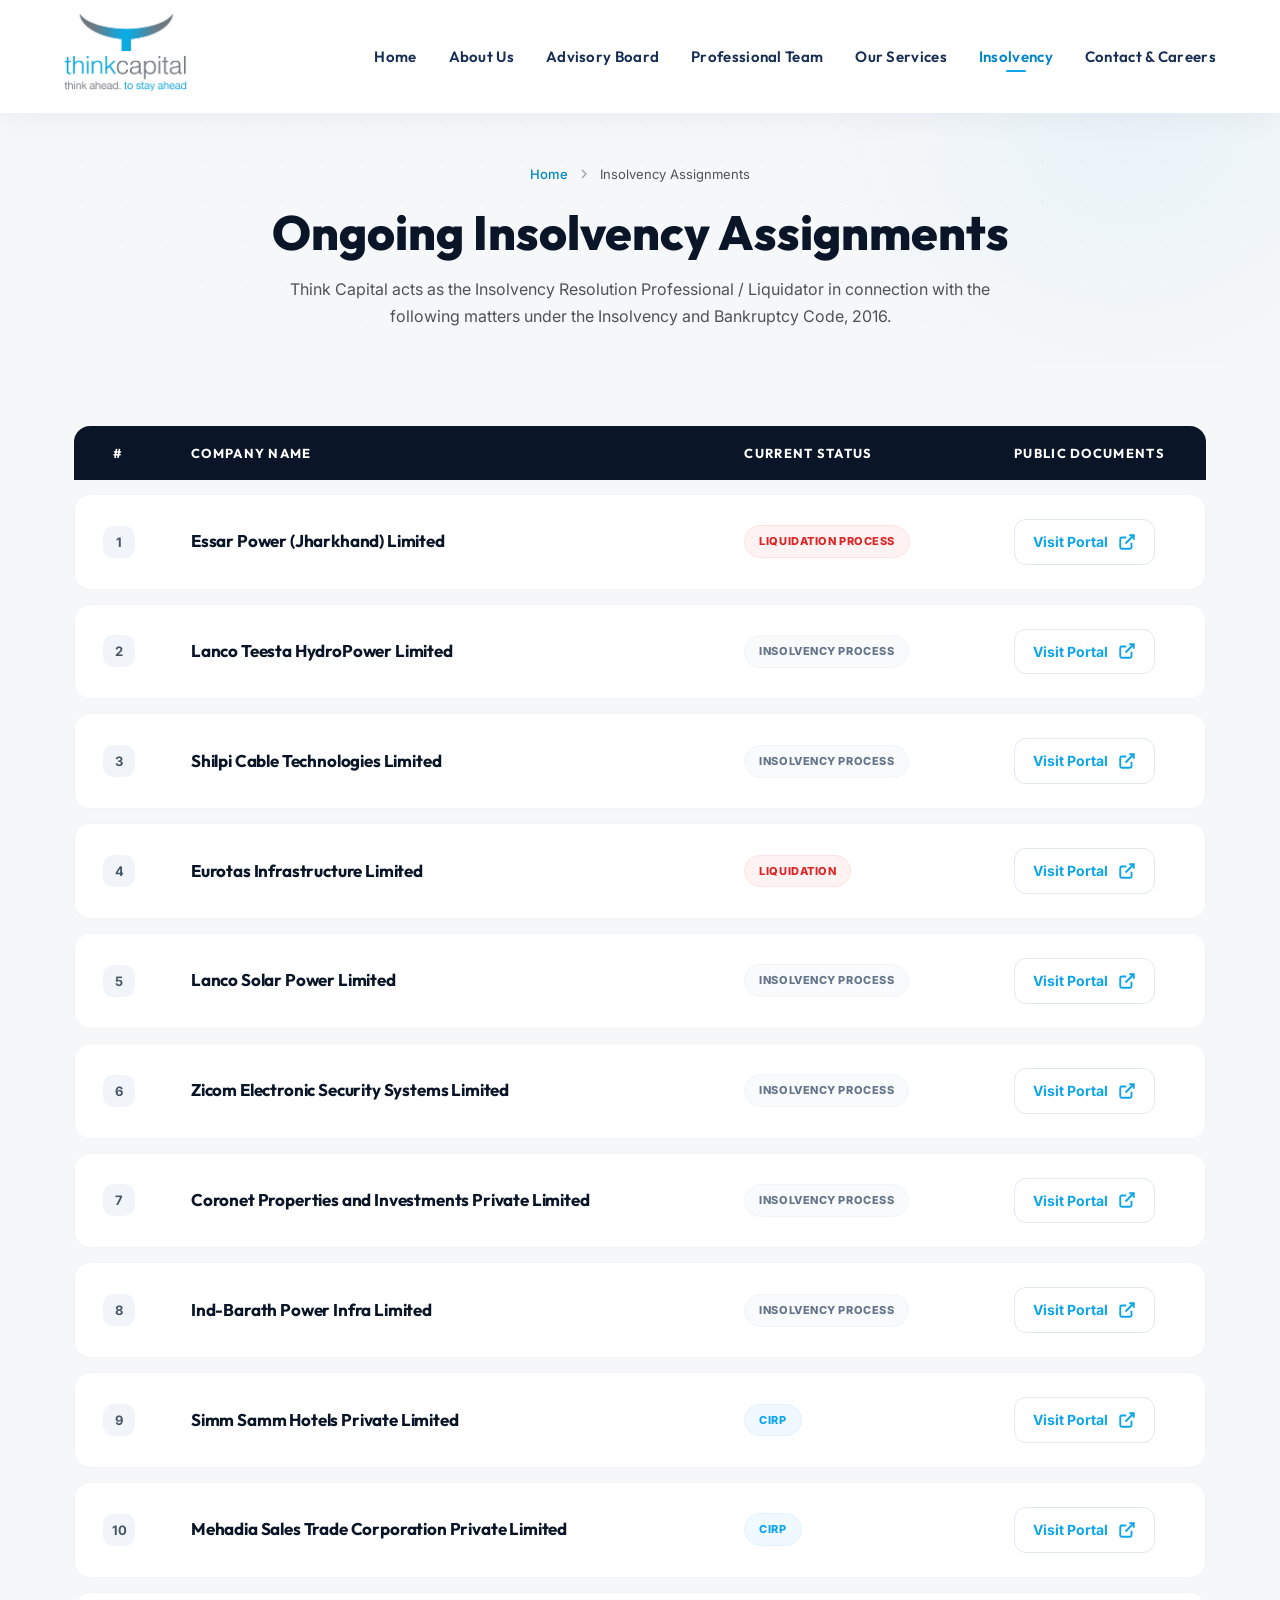
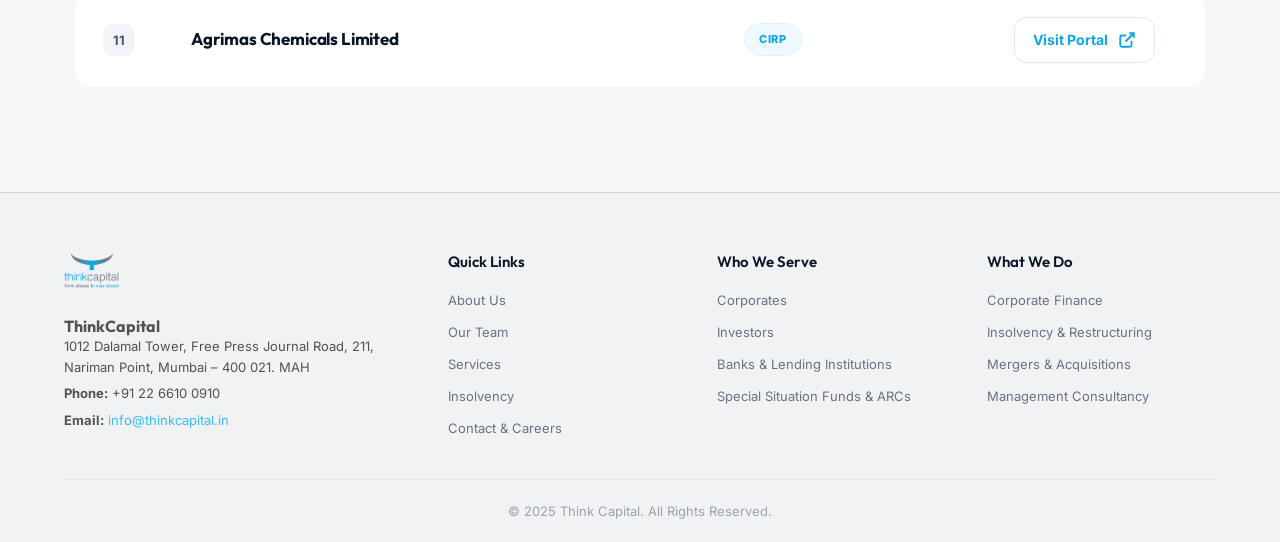
<file: company.html>
<!DOCTYPE html>
<html lang="en">

<head>
    <meta charset="UTF-8">
    <meta name="viewport" content="width=device-width, initial-scale=1.0">
    <meta name="description" content="Insolvency documents and public announcements – Think Capital">
    <title>Company Documents – Think Capital</title>
    <link rel="preconnect" href="https://fonts.googleapis.com">
    <link rel="preconnect" href="https://fonts.gstatic.com" crossorigin>
    <link
        href="https://fonts.googleapis.com/css2?family=Inter:wght@300;400;500;600;700;800;900&family=Outfit:wght@300;400;500;600;700;800&display=swap"
        rel="stylesheet">
    <link rel="stylesheet" href="index.css">
    <link rel="stylesheet" href="insolvency.css">
</head>

<body>
    <nav id="navbar">
        <div class="nav-container">
            <a href="index.html#hero" class="nav-logo">
                <img src="Think_capital_logo-png.png"
                    alt="Think Capital Logo">
            </a>
            <ul class="nav-links" id="navLinks">
                <li><a href="index.html#hero" class="nav-link" data-section="hero">Home</a></li>
                <li><a href="index.html#about" class="nav-link" data-section="about">About Us</a></li>
                <li><a href="index.html#advisory-board" class="nav-link" data-section="advisory-board">Advisory Board</a></li>
                <li><a href="index.html#team" class="nav-link" data-section="team">Professional Team</a></li>
                <li><a href="index.html#services" class="nav-link" data-section="services">Our Services</a></li>
                <li><a href="ongoing-insolvency-assignments.html" class="nav-link" data-section="insolvency">Insolvency</a></li>
                <li><a href="index.html#contact" class="nav-link" data-section="contact">Contact & Careers</a></li>
            </ul>
            <button class="hamburger" id="hamburger" aria-label="Toggle navigation">
                <span></span><span></span><span></span>
            </button>
        </div>
    </nav>
    <div class="mobile-menu" id="mobileMenu">
        <ul class="mobile-nav-links">
            <li><a href="index.html#hero" class="mobile-link" data-section="hero">Home</a></li>
            <li><a href="index.html#about" class="mobile-link" data-section="about">About Us</a></li>
            <li><a href="index.html#advisory-board" class="mobile-link" data-section="advisory-board">Advisory Board</a></li>
            <li><a href="index.html#team" class="mobile-link" data-section="team">Professional Team</a></li>
            <li><a href="index.html#services" class="mobile-link" data-section="services">Our Services</a></li>
            <li><a href="ongoing-insolvency-assignments.html" class="mobile-link" data-section="insolvency">Insolvency</a></li>
            <li><a href="index.html#contact" class="mobile-link" data-section="contact">Contact & Careers</a></li>
        </ul>
    </div>

    <!-- ========== PAGE HEADER ========== -->
    <section class="subpage-hero">
        <div class="subpage-hero-bg"></div>
        <div class="container">
            <nav class="breadcrumb">
                <a href="index.html">Home</a>
                <svg width="16" height="16" viewBox="0 0 24 24" fill="none" stroke="currentColor" stroke-width="2"><path d="M9 18l6-6-6-6"/></svg>
                <a href="ongoing-insolvency-assignments.html">Insolvency Assignments</a>
                <svg width="16" height="16" viewBox="0 0 24 24" fill="none" stroke="currentColor" stroke-width="2"><path d="M9 18l6-6-6-6"/></svg>
                <span id="breadcrumbCompany">Company</span>
            </nav>
            <h1 class="subpage-title" id="pageTitle">Company Name</h1>
            <p class="subpage-subtitle" id="pageSubtitle">Documents and public announcements related to the proceedings.</p>
        </div>
    </section>

    <!-- ========== DOCUMENTS (Dynamic) ========== -->
    <section class="section documents-section">
        <div class="container">
            <div class="back-link-wrap">
                <a href="ongoing-insolvency-assignments.html" class="back-link">
                    <svg width="18" height="18" viewBox="0 0 24 24" fill="none" stroke="currentColor" stroke-width="2"><path d="M19 12H5M12 19l-7-7 7-7"/></svg>
                    All Assignments
                </a>
            </div>

            <div class="documents-grid" id="documentsGrid">
                <!-- Rendered dynamically -->
            </div>

            <div id="emptyState" style="display:none;text-align:center;padding:60px 20px;">
                <svg width="48" height="48" viewBox="0 0 24 24" fill="none" stroke="#d1d5db" stroke-width="1.2" style="margin-bottom:16px"><path d="M14 2H6a2 2 0 00-2 2v16a2 2 0 002 2h12a2 2 0 002-2V8z"/><polyline points="14 2 14 8 20 8"/></svg>
                <p style="color:#6b7280;font-size:15px;">No documents have been uploaded for this company yet.</p>
            </div>
        </div>
    </section>

    <footer id="footer">
        <div class="container">
            <div class="footer-grid">
                <div class="footer-brand">
                    <img src="Think_capital_logo-png.png"
                        alt="Think Capital" class="footer-logo">
                    <h4>ThinkCapital</h4>
                    <p>1012 Dalamal Tower, Free Press Journal Road, 211, Nariman Point, Mumbai – 400 021. MAH</p>
                    <p><strong>Phone:</strong> +91 22 6610 0910</p>
                    <p><strong>Email:</strong> <a href="mailto:info@thinkcapital.in">info@thinkcapital.in</a></p>
                </div>
                <div class="footer-links-group">
                    <h4>Quick Links</h4>
                    <ul>
                        <li><a href="index.html#about">About Us</a></li>
                        <li><a href="index.html#team">Our Team</a></li>
                        <li><a href="index.html#services">Services</a></li>
                        <li><a href="ongoing-insolvency-assignments.html">Insolvency</a></li>
                        <li><a href="index.html#contact">Contact & Careers</a></li>
                    </ul>
                </div>
                <div class="footer-links-group">
                    <h4>Who We Serve</h4>
                    <ul>
                        <li>Corporates</li>
                        <li>Investors</li>
                        <li>Banks & Lending Institutions</li>
                        <li>Special Situation Funds & ARCs</li>
                    </ul>
                </div>
                <div class="footer-links-group">
                    <h4>What We Do</h4>
                    <ul>
                        <li><a href="index.html#services">Corporate Finance</a></li>
                        <li><a href="ongoing-insolvency-assignments.html">Insolvency & Restructuring</a></li>
                        <li><a href="index.html#services">Mergers & Acquisitions</a></li>
                        <li><a href="index.html#services">Management Consultancy</a></li>
                    </ul>
                </div>
            </div>
            <div class="footer-bottom">
                <p>&copy; 2025 Think Capital. All Rights Reserved.</p>
            </div>
        </div>
    </footer>

    <!-- Back to Top -->
    <button id="backToTop" class="back-to-top" aria-label="Back to top">
        <svg viewBox="0 0 24 24" fill="none" stroke="currentColor" stroke-width="2">
            <polyline points="18 15 12 9 6 15" />
        </svg>
    </button>
    
    <script src="main.js"></script>

    <script src="insolvency-data.js"></script>
    <script>
        const DOC_ICON = '<svg viewBox="0 0 24 24" fill="none" stroke="currentColor" stroke-width="1.5"><path d="M14 2H6a2 2 0 00-2 2v16a2 2 0 002 2h12a2 2 0 002-2V8z"/><polyline points="14 2 14 8 20 8"/></svg>';
        const ARROW_ICON = '<svg class="doc-arrow" viewBox="0 0 24 24" fill="none" stroke="currentColor" stroke-width="2"><path d="M5 12h14M12 5l7 7-7 7"/></svg>';

        function renderPage() {
            const params = new URLSearchParams(window.location.search);
            const companyId = params.get('id');

            if (!companyId) {
                window.location.href = 'ongoing-insolvency-assignments.html';
                return;
            }

            const company = getAssignmentById(companyId);

            if (!company) {
                document.getElementById('pageTitle').textContent = 'Company Not Found';
                document.getElementById('pageSubtitle').textContent = 'The requested company could not be located.';
                document.getElementById('breadcrumbCompany').textContent = 'Not Found';
                document.getElementById('emptyState').style.display = '';
                return;
            }

            // If it's external, redirect to the portal
            if (company.type === 'external' && company.externalUrl) {
                window.location.href = company.externalUrl;
                return;
            }

            // Set page content
            document.title = company.name + ' – Think Capital';
            document.getElementById('pageTitle').textContent = company.name;
            document.getElementById('breadcrumbCompany').textContent = company.name;

            // Set status-specific subtitle
            const subtitleMap = {
                'status-cirp': 'Corporate Insolvency Resolution Process (CIRP) – Documents and public announcements related to the resolution proceedings.',
                'status-liquidation': 'Liquidation Process – Documents and public announcements related to the liquidation proceedings.',
                'status-external': 'Documents and public announcements related to the insolvency proceedings.'
            };
            document.getElementById('pageSubtitle').textContent = subtitleMap[company.statusType] || subtitleMap['status-external'];

            const grid = document.getElementById('documentsGrid');
            const empty = document.getElementById('emptyState');

            if (!company.documents || !company.documents.length) {
                grid.style.display = 'none';
                empty.style.display = '';
                return;
            }

            grid.innerHTML = company.documents.map(doc => `
                <a href="${doc.url}" target="_blank" rel="noopener noreferrer" class="document-item">
                    <div class="doc-icon">${DOC_ICON}</div>
                    <div class="doc-info">
                        <h4>${doc.name}</h4>
                        <span>PDF Document</span>
                    </div>
                    ${ARROW_ICON}
                </a>
            `).join('');
        }

        renderPage();
    </script>
</body>

</html>
</file>
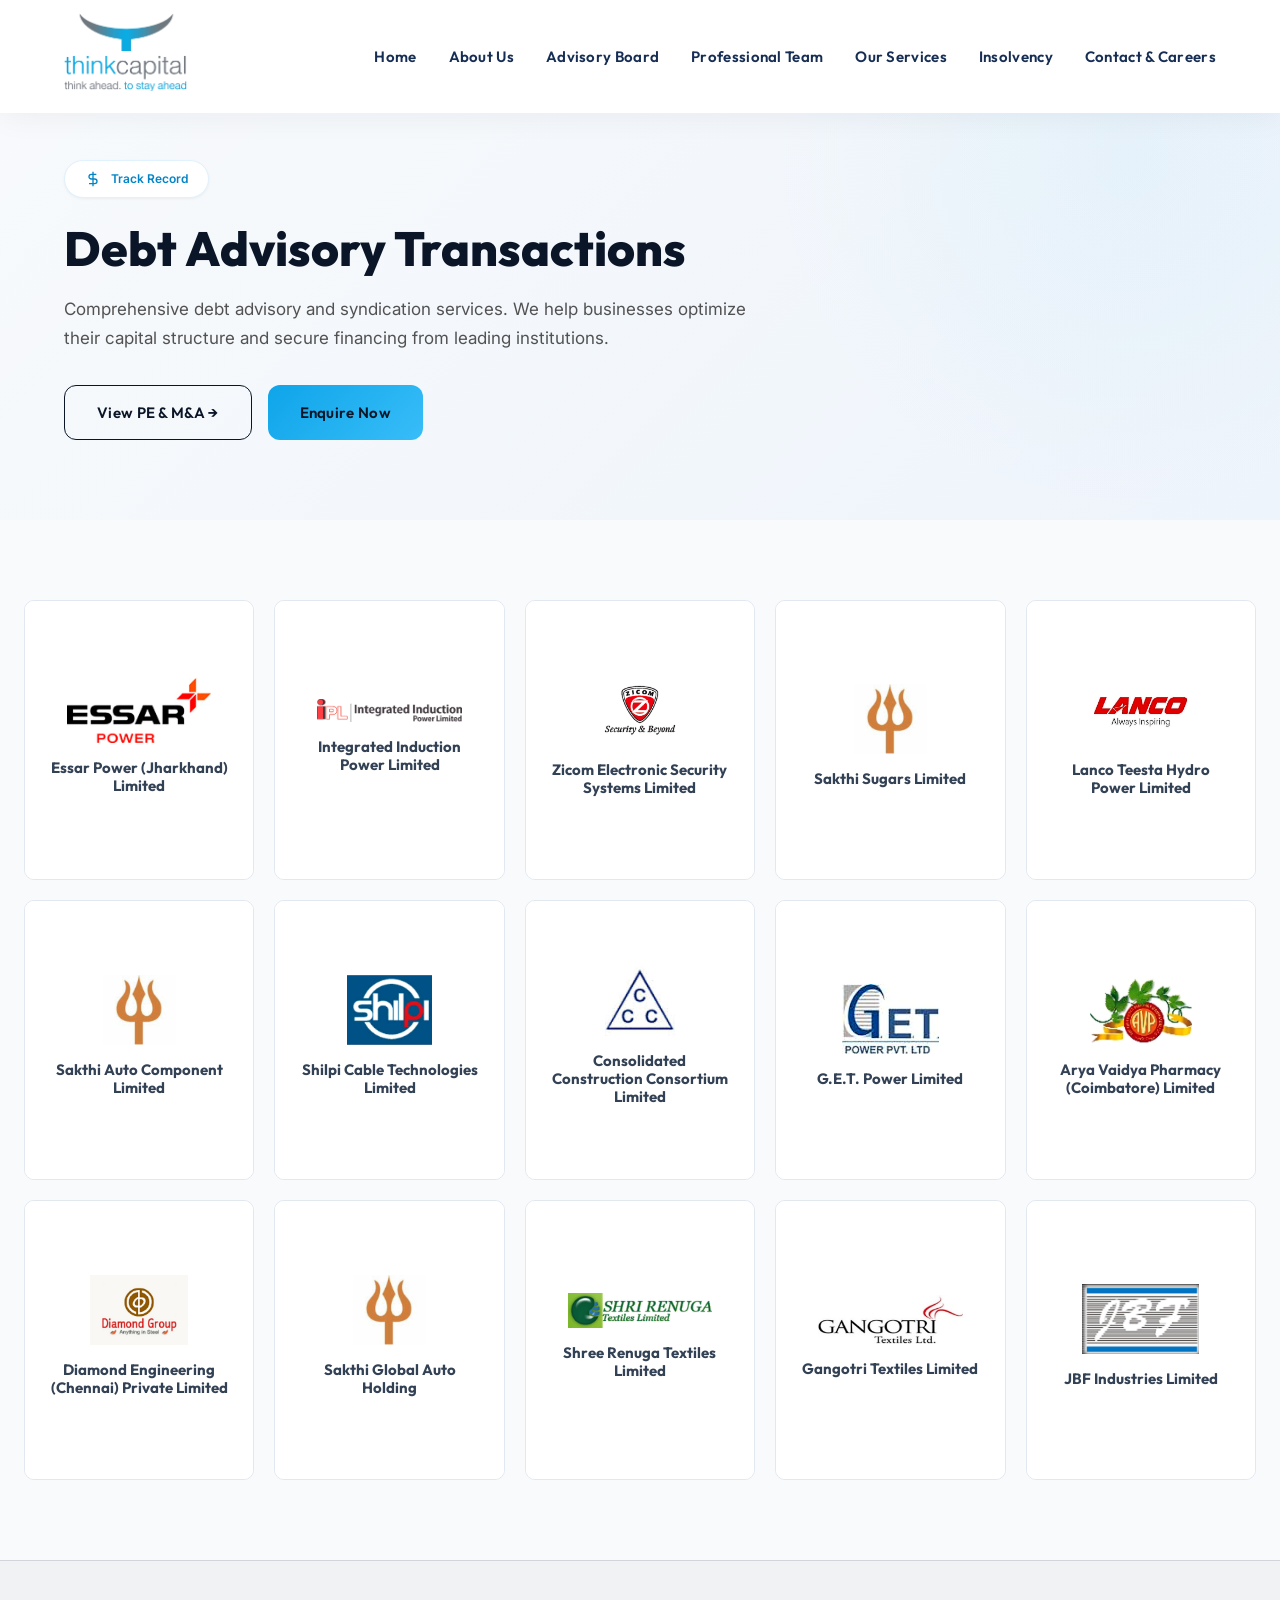
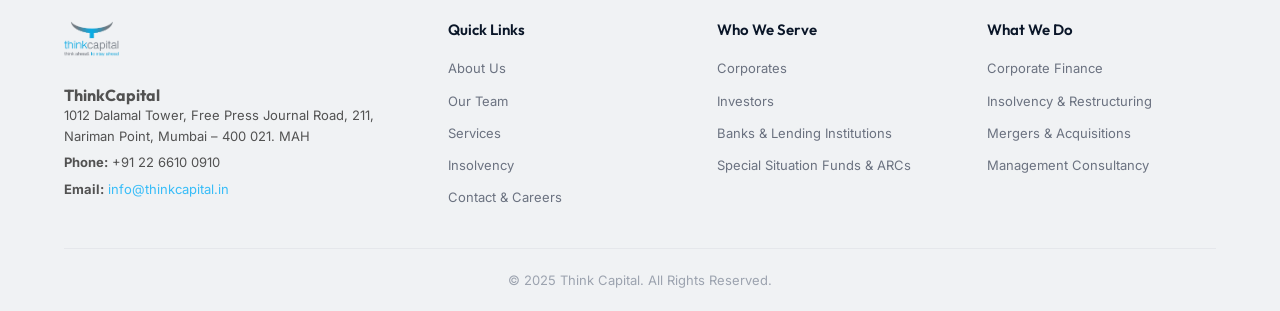
<file: debt-advisory-transactions.html>
<!DOCTYPE html>
<html lang="en">

<head>
    <meta charset="UTF-8">
    <meta name="viewport" content="width=device-width, initial-scale=1.0">
    <meta name="description"
        content="Think Capital – Debt Advisory Transactions. Comprehensive debt advisory, syndication, and restructuring services for businesses.">
    <title>Debt Advisory Transactions – Think Capital</title>
    <link rel="preconnect" href="https://fonts.googleapis.com">
    <link rel="preconnect" href="https://fonts.gstatic.com" crossorigin>
    <link
        href="https://fonts.googleapis.com/css2?family=Inter:wght@300;400;500;600;700;800;900&family=Outfit:wght@300;400;500;600;700;800&display=swap"
        rel="stylesheet">
    <link rel="stylesheet" href="index.css">
</head>

<body>
    <nav id="navbar">
        <div class="nav-container">
            <a href="index.html#hero" class="nav-logo">
                <img src="Think_capital_logo-png.png" alt="Think Capital Logo">
            </a>
            <ul class="nav-links" id="navLinks">
                <li><a href="index.html#hero" class="nav-link" data-section="hero">Home</a></li>
                <li><a href="index.html#about" class="nav-link" data-section="about">About Us</a></li>
                <li><a href="index.html#advisory-board" class="nav-link" data-section="advisory-board">Advisory
                        Board</a></li>
                <li><a href="index.html#team" class="nav-link" data-section="team">Professional Team</a></li>
                <li><a href="index.html#services" class="nav-link" data-section="services">Our Services</a></li>
                <li><a href="ongoing-insolvency-assignments.html" class="nav-link"
                        data-section="insolvency">Insolvency</a></li>
                <li><a href="index.html#contact" class="nav-link" data-section="contact">Contact & Careers</a></li>
            </ul>
            <button class="hamburger" id="hamburger" aria-label="Toggle navigation">
                <span></span><span></span><span></span>
            </button>
        </div>
    </nav>
    <div class="mobile-menu" id="mobileMenu">
        <ul class="mobile-nav-links">
            <li><a href="index.html#hero" class="mobile-link" data-section="hero">Home</a></li>
            <li><a href="index.html#about" class="mobile-link" data-section="about">About Us</a></li>
            <li><a href="index.html#advisory-board" class="mobile-link" data-section="advisory-board">Advisory Board</a>
            </li>
            <li><a href="index.html#team" class="mobile-link" data-section="team">Professional Team</a></li>
            <li><a href="index.html#services" class="mobile-link" data-section="services">Our Services</a></li>
            <li><a href="ongoing-insolvency-assignments.html" class="mobile-link"
                    data-section="insolvency">Insolvency</a></li>
            <li><a href="index.html#contact" class="mobile-link" data-section="contact">Contact & Careers</a></li>
        </ul>
    </div>

    <!-- ========== HERO ========== -->
    <section class="subpage-hero">
        <div class="container">
            <div class="subpage-hero-badge">
                <svg width="16" height="16" viewBox="0 0 24 24" fill="none" stroke="currentColor" stroke-width="2">
                    <line x1="12" y1="1" x2="12" y2="23" />
                    <path d="M17 5H9.5a3.5 3.5 0 000 7h5a3.5 3.5 0 010 7H6" />
                </svg>
                Track Record
            </div>
            <h1 class="subpage-hero-title">Debt Advisory Transactions</h1>
            <p class="subpage-hero-text">Comprehensive debt advisory and syndication services. We help businesses
                optimize their capital structure and secure financing from leading institutions.</p>
            <div class="subpage-hero-btns">
                <a href="pe-ma-transactions.html" class="btn btn-outline">View PE & M&A →</a>
                <a href="index.html#contact" class="btn btn-primary">Enquire Now</a>
            </div>
        </div>
    </section>

    <!-- ========== TRANSACTIONS GRID ========== -->
    <section class="section" style="background: #f8fafc;">
        <div class="container" style="max-width: 1300px;">
            <div id="debtTransactionsGrid" class="transaction-grid">
                <!-- Cards rendered by JS -->
            </div>
        </div>
    </section>

    <script src="transactions-data.js"></script>
    <script>
        function renderDebtTransactions() {
            const grid = document.getElementById('debtTransactionsGrid');
            const data = getDebtTransactions();

            if (!data || data.length === 0) {
                grid.innerHTML = `
                    <div style="grid-column: 1/-1; background: white; border-radius: 20px; padding: 60px; border: 1px solid #e5e7eb; text-align: center;">
                        <h2 style="font-family: 'Outfit', sans-serif; margin-bottom: 20px;">No Transactions Yet</h2>
                        <p style="color: #6b7280; font-size: 16px;">Debt Advisory transactions will appear here once added via the admin panel.</p>
                    </div>`;
                return;
            }

            grid.innerHTML = data.map((t, idx) => `
                <div class="transaction-card" style="opacity:0; transform: translateY(20px); transition: opacity 0.5s ease ${idx * 0.06}s, transform 0.5s ease ${idx * 0.06}s, box-shadow 0.3s ease;">
                    <div class="tc-logo-wrap">
                        <img src="${t.logo || PLACEHOLDER_LOGO}" alt="${t.logoAlt || t.name}" class="tc-main-logo"
                             onerror="this.src='${PLACEHOLDER_LOGO}'">
                        <h3 class="tc-entity-name">${t.name}</h3>
                    </div>
                    <div class="tc-content">
                        <h3 class="tc-entity-name">${t.name}</h3>
                        ${t.nameSub ? `<p class="tc-entity-sub">${t.nameSub}</p>` : ''}
                        <div class="tc-details">
                            <span class="tc-label">${t.type}</span>
                            ${t.counterpartyLogo ? `
                                <div class="tc-counterparty-logo">
                                    <img src="${t.counterpartyLogo}" alt="${t.counterpartyName}"
                                         onerror="this.parentElement.innerHTML='<p class=tc-counterparty-name>${t.counterpartyName}</p>'">
                                </div>
                            ` : `
                                <p class="tc-counterparty-name">${t.counterpartyName}</p>
                            `}
                        </div>
                    </div>
                    <div class="tc-footer">
                        <span class="tc-category">${t.service}</span>
                    </div>
                </div>
            `).join('');

            // Trigger reveal
            requestAnimationFrame(() => {
                const cards = grid.querySelectorAll('.transaction-card');
                cards.forEach(card => {
                    card.style.opacity = '1';
                    card.style.transform = 'translateY(0)';
                });
            });
        }

        document.addEventListener('DOMContentLoaded', renderDebtTransactions);
    </script>

    <footer id="footer">
        <div class="container">
            <div class="footer-grid">
                <div class="footer-brand">
                    <img src="Think_capital_logo-png.png" alt="Think Capital" class="footer-logo">
                    <h4>ThinkCapital</h4>
                    <p>1012 Dalamal Tower, Free Press Journal Road, 211, Nariman Point, Mumbai – 400 021. MAH</p>
                    <p><strong>Phone:</strong> +91 22 6610 0910</p>
                    <p><strong>Email:</strong> <a href="mailto:info@thinkcapital.in">info@thinkcapital.in</a></p>
                </div>
                <div class="footer-links-group">
                    <h4>Quick Links</h4>
                    <ul>
                        <li><a href="index.html#about">About Us</a></li>
                        <li><a href="index.html#team">Our Team</a></li>
                        <li><a href="index.html#services">Services</a></li>
                        <li><a href="ongoing-insolvency-assignments.html">Insolvency</a></li>
                        <li><a href="index.html#contact">Contact & Careers</a></li>
                    </ul>
                </div>
                <div class="footer-links-group">
                    <h4>Who We Serve</h4>
                    <ul>
                        <li>Corporates</li>
                        <li>Investors</li>
                        <li>Banks & Lending Institutions</li>
                        <li>Special Situation Funds & ARCs</li>
                    </ul>
                </div>
                <div class="footer-links-group">
                    <h4>What We Do</h4>
                    <ul>
                        <li><a href="index.html#services">Corporate Finance</a></li>
                        <li><a href="ongoing-insolvency-assignments.html">Insolvency & Restructuring</a></li>
                        <li><a href="index.html#services">Mergers & Acquisitions</a></li>
                        <li><a href="index.html#services">Management Consultancy</a></li>
                    </ul>
                </div>
            </div>
            <div class="footer-bottom">
                <p>&copy; 2025 Think Capital. All Rights Reserved.</p>
            </div>
        </div>
    </footer>

    <!-- Back to Top -->
    <button id="backToTop" class="back-to-top" aria-label="Back to top">
        <svg viewBox="0 0 24 24" fill="none" stroke="currentColor" stroke-width="2">
            <polyline points="18 15 12 9 6 15" />
        </svg>
    </button>

    <script src="main.js"></script>
</body>

</html>
</file>
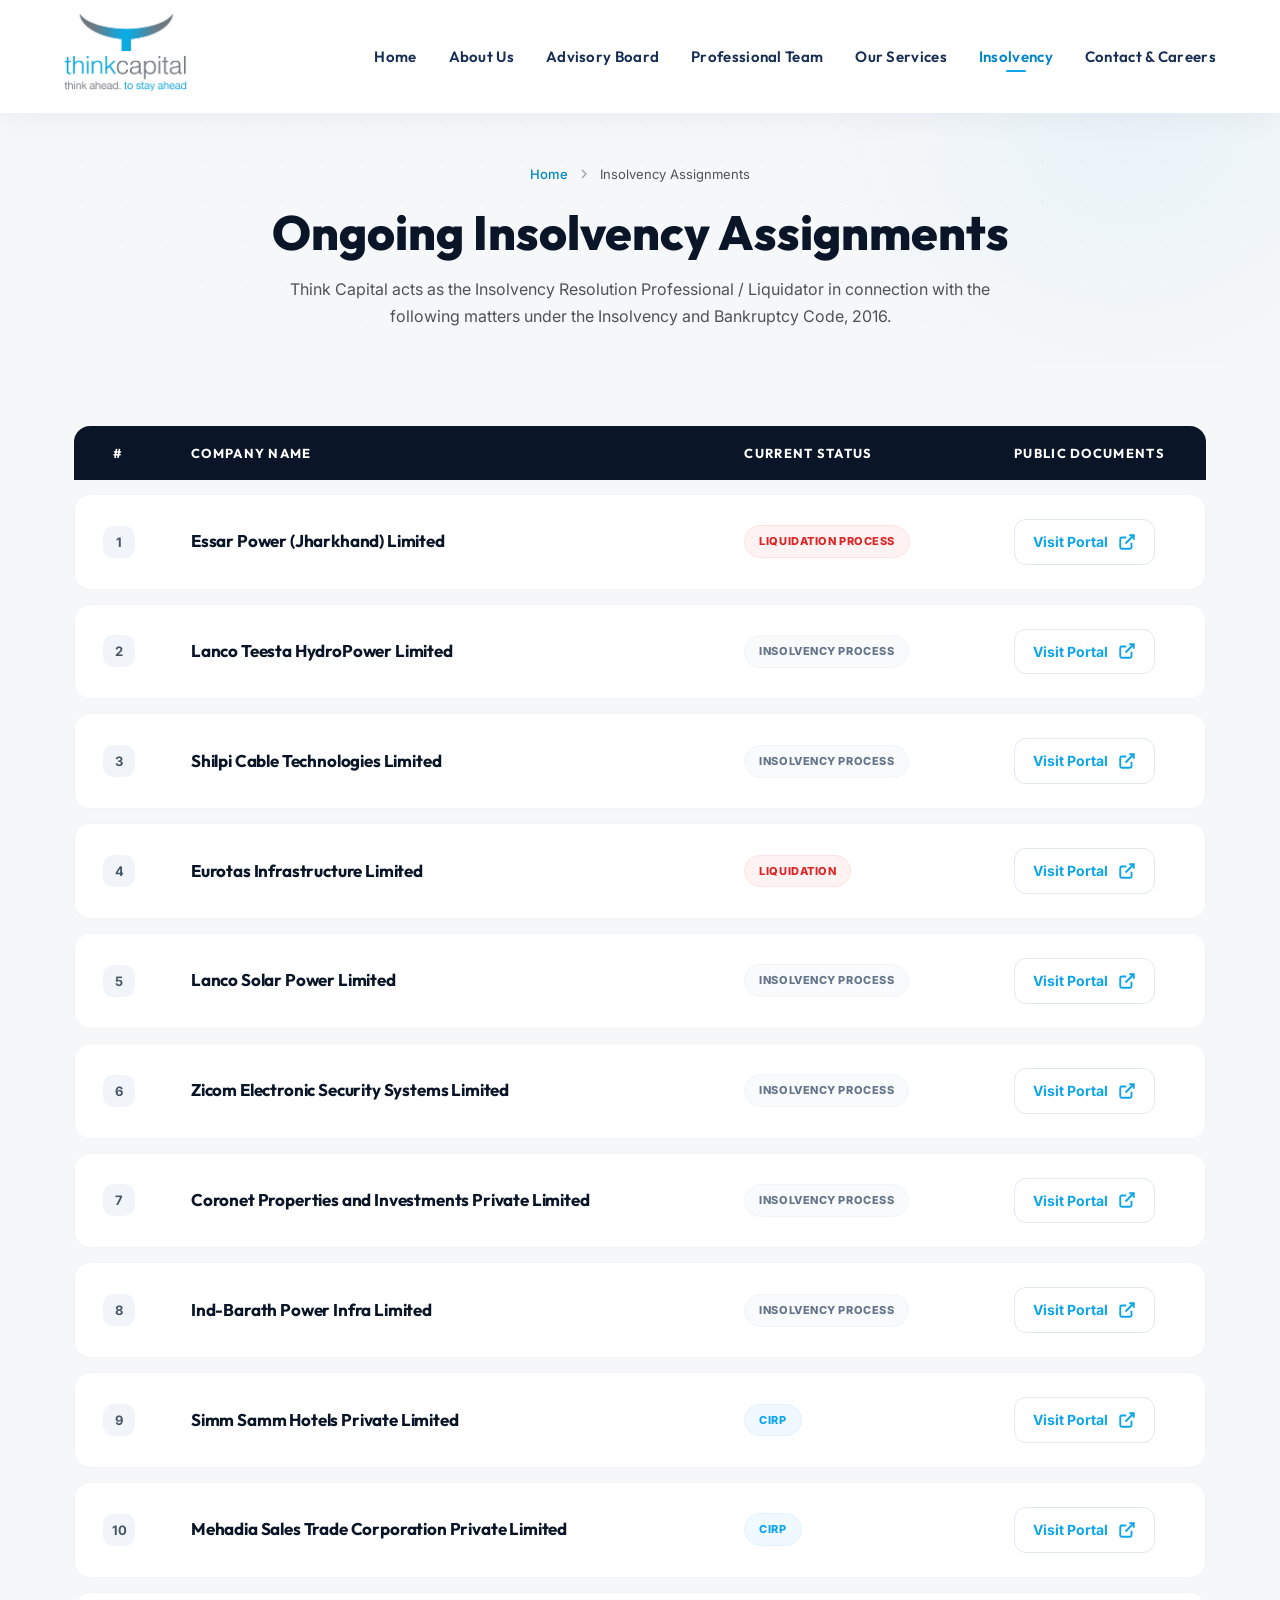
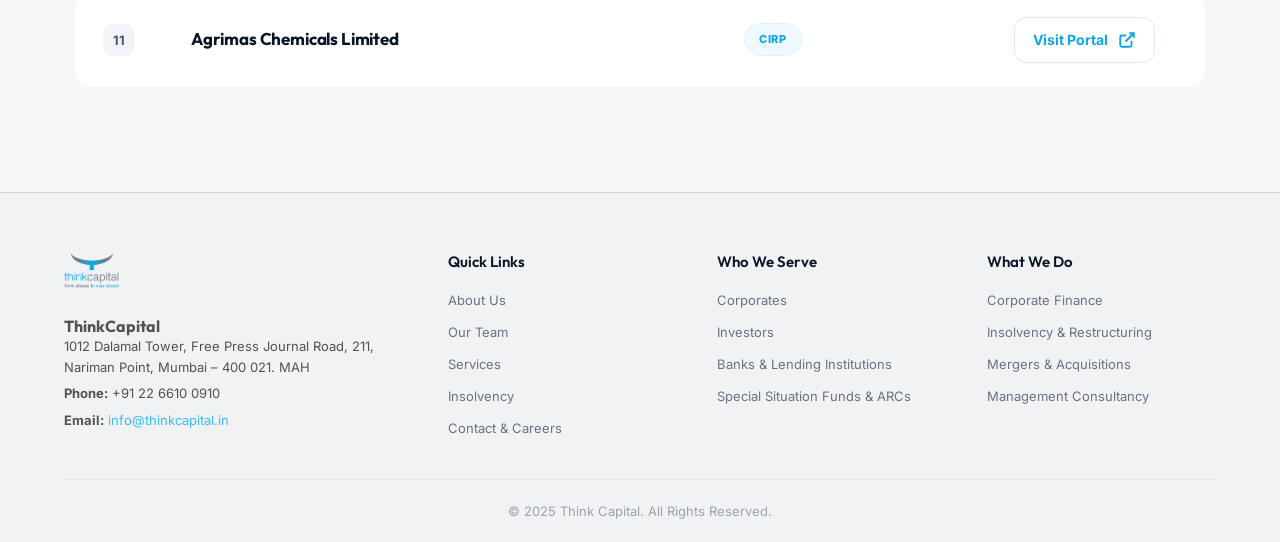
<file: ongoing-insolvency-assignments.html>
<!DOCTYPE html>
<html lang="en">

<head>
    <meta charset="UTF-8">
    <meta name="viewport" content="width=device-width, initial-scale=1.0">
    <meta name="description"
        content="Ongoing Insolvency Assignments – Think Capital provides insolvency resolution and liquidation services for corporates under IBC.">
    <title>Ongoing Insolvency Assignments – Think Capital</title>
    <link rel="preconnect" href="https://fonts.googleapis.com">
    <link rel="preconnect" href="https://fonts.gstatic.com" crossorigin>
    <link
        href="https://fonts.googleapis.com/css2?family=Inter:wght@300;400;500;600;700;800;900&family=Outfit:wght@300;400;500;600;700;800&display=swap"
        rel="stylesheet">
    <link rel="stylesheet" href="index.css">
    <link rel="stylesheet" href="insolvency.css">
    <style>
        .assignments-table-wrapper {
            margin-top: 40px;
            overflow: hidden;
        }

        .assignments-table-container {
            width: 100%;
            overflow-x: auto;
            padding: 10px;
            /* Space for row hover lift */
        }

        .assignments-table {
            width: 100%;
            border-collapse: separate;
            border-spacing: 0 14px;
            /* Creates the gap between 'bended' rows */
            text-align: left;
            min-width: 900px;
        }

        .assignments-table th {
            padding: 16px 28px;
            background: var(--primary-900);
            /* Premium Navy */
            font-family: 'Outfit', sans-serif;
            font-size: 13px;
            font-weight: 700;
            color: #ffffff;
            /* White text for contrast */
            text-transform: uppercase;
            letter-spacing: 0.1em;
            border-bottom: none;
        }

        /* Rounding the header ends slightly for the bended look */
        .assignments-table th:first-child {
            border-top-left-radius: 16px;
        }

        .assignments-table th:last-child {
            border-top-right-radius: 16px;
        }

        .assignments-table tr td {
            background: #ffffff;
            padding: 24px 28px;
            font-size: 15px;
            color: #334155;
            vertical-align: middle;
            transition: all 0.4s cubic-bezier(0.4, 0, 0.2, 1);
            border-top: 1px solid #f1f5f9;
            border-bottom: 1px solid #f1f5f9;
        }

        /* Create the 'bended' (rounded) corners for each row */
        .assignments-table tr td:first-child {
            border-left: 1px solid #f1f5f9;
            border-top-left-radius: 16px;
            border-bottom-left-radius: 16px;
        }

        .assignments-table tr td:last-child {
            border-right: 1px solid #f1f5f9;
            border-top-right-radius: 16px;
            border-bottom-right-radius: 16px;
        }

        /* Hover Effect - Bended Row Lift */
        .assignments-table tr:hover td {
            background: #ffffff;
            transform: translateY(-4px);
            border-color: var(--accent-200);
            box-shadow: 0 12px 24px rgba(10, 22, 40, 0.08);
        }

        .assignments-table tr:hover td:first-child {
            box-shadow: -10px 12px 24px rgba(10, 22, 40, 0.08);
        }

        .assignments-table tr:hover td:last-child {
            box-shadow: 10px 12px 24px rgba(10, 22, 40, 0.08);
        }

        /* Serial Number Styling */
        .sr-no-cell {
            width: 70px;
            text-align: center;
        }

        .sr-badge {
            display: inline-flex;
            align-items: center;
            justify-content: center;
            width: 32px;
            height: 32px;
            background: #f1f5f9;
            color: #475569;
            border-radius: 10px;
            font-weight: 700;
            font-size: 13px;
        }

        .table-company-name {
            font-family: 'Outfit', sans-serif;
            font-weight: 700;
            font-size: 17px;
            color: #0a1628;
            letter-spacing: -0.01em;
        }

        /* Refined Status Badges */
        .status-pill {
            display: inline-block;
            padding: 6px 14px;
            border-radius: 50px;
            font-size: 11px;
            font-weight: 800;
            text-transform: uppercase;
            letter-spacing: 0.05em;
        }

        .status-pill.status-liquidation {
            background: #fef2f2;
            color: #dc2626;
            border: 1px solid #fee2e2;
        }

        .status-pill.status-cirp {
            background: #f0f9ff;
            color: #0ea5e9;
            border: 1px solid #e0f2fe;
        }

        .status-pill.status-external {
            background: #f8fafc;
            color: #64748b;
            border: 1px solid #f1f5f9;
        }

        /* Premium Action Link */
        .table-action-link {
            display: inline-flex;
            align-items: center;
            gap: 10px;
            padding: 10px 18px;
            background: #ffffff;
            border: 1px solid #e2e8f0;
            border-radius: 12px;
            color: #0ea5e9;
            font-weight: 700;
            text-decoration: none;
            font-size: 14px;
            transition: all 0.3s cubic-bezier(0.4, 0, 0.2, 1);
        }

        .table-action-link:hover {
            border-color: #0ea5e9;
            background: #f0f9ff;
            transform: translateX(4px);
        }

        .table-action-link svg {
            width: 18px;
            height: 18px;
        }

        @media (max-width: 768px) {

            .assignments-table th:first-child,
            .assignments-table td:first-child {
                display: none;
            }
        }
    </style>
</head>

<body>
    <nav id="navbar">
        <div class="nav-container">
            <a href="index.html#hero" class="nav-logo">
                <img src="Think_capital_logo-png.png"
                    alt="Think Capital Logo">
            </a>
            <ul class="nav-links" id="navLinks">
                <li><a href="index.html#hero" class="nav-link" data-section="hero">Home</a></li>
                <li><a href="index.html#about" class="nav-link" data-section="about">About Us</a></li>
                <li><a href="index.html#advisory-board" class="nav-link" data-section="advisory-board">Advisory
                        Board</a></li>
                <li><a href="index.html#team" class="nav-link" data-section="team">Professional Team</a></li>
                <li><a href="index.html#services" class="nav-link" data-section="services">Our Services</a></li>
                <li><a href="ongoing-insolvency-assignments.html" class="nav-link active"
                        data-section="insolvency">Insolvency</a></li>
                <li><a href="index.html#contact" class="nav-link" data-section="contact">Contact & Careers</a></li>
            </ul>
            <button class="hamburger" id="hamburger" aria-label="Toggle navigation">
                <span></span><span></span><span></span>
            </button>
        </div>
    </nav>
    <div class="mobile-menu" id="mobileMenu">
        <ul class="mobile-nav-links">
            <li><a href="index.html#hero" class="mobile-link" data-section="hero">Home</a></li>
            <li><a href="index.html#about" class="mobile-link" data-section="about">About Us</a></li>
            <li><a href="index.html#advisory-board" class="mobile-link" data-section="advisory-board">Advisory Board</a>
            </li>
            <li><a href="index.html#team" class="mobile-link" data-section="team">Professional Team</a></li>
            <li><a href="index.html#services" class="mobile-link" data-section="services">Our Services</a></li>
            <li><a href="ongoing-insolvency-assignments.html" class="mobile-link active"
                    data-section="insolvency">Insolvency</a></li>
            <li><a href="index.html#contact" class="mobile-link" data-section="contact">Contact & Careers</a></li>
        </ul>
    </div>

    <!-- ========== PAGE HEADER ========== -->
    <section class="subpage-hero">
        <div class="subpage-hero-bg"></div>
        <div class="container">
            <nav class="breadcrumb">
                <a href="index.html">Home</a>
                <svg width="16" height="16" viewBox="0 0 24 24" fill="none" stroke="currentColor" stroke-width="2">
                    <path d="M9 18l6-6-6-6" />
                </svg>
                <span>Insolvency Assignments</span>
            </nav>
            <h1 class="subpage-title">Ongoing Insolvency Assignments</h1>
            <p class="subpage-subtitle">Think Capital acts as the Insolvency Resolution Professional / Liquidator in
                connection with the following matters under the Insolvency and Bankruptcy Code, 2016.</p>
        </div>
    </section>

    <!-- ========== ASSIGNMENTS LIST ========== -->
    <section class="section insolvency-section">
        <div class="container" style="max-width: 1200px;">
            <div class="assignments-table-wrapper">
                <div class="assignments-table-container">
                    <table class="assignments-table">
                        <thead>
                            <tr>
                                <th class="sr-no-cell">#</th>
                                <th>Company Name</th>
                                <th>Current Status</th>
                                <th style="width:220px">Public Documents</th>
                            </tr>
                        </thead>
                        <tbody id="assignmentsTableBody">
                            <!-- Rendered dynamically -->
                        </tbody>
                    </table>
                </div>
            </div>
            <div id="noAssignmentsNote"
                style="display:none; text-align:center; color:#6b7280; padding:60px 20px; font-size:15px;">
                <svg width="48" height="48" viewBox="0 0 24 24" fill="none" stroke="currentColor" stroke-width="1"
                    style="opacity:0.5; margin-bottom:16px;">
                    <circle cx="12" cy="12" r="10" />
                    <line x1="12" y1="8" x2="12" y2="12" />
                    <line x1="12" y1="16" x2="12.01" y2="16" />
                </svg>
                <p>No ongoing insolvency assignments at this time.</p>
            </div>
        </div>
    </section>

    <footer id="footer">
        <div class="container">
            <div class="footer-grid">
                <div class="footer-brand">
                    <img src="Think_capital_logo-png.png"
                        alt="Think Capital" class="footer-logo">
                    <h4>ThinkCapital</h4>
                    <p>1012 Dalamal Tower, Free Press Journal Road, 211, Nariman Point, Mumbai – 400 021. MAH</p>
                    <p><strong>Phone:</strong> +91 22 6610 0910</p>
                    <p><strong>Email:</strong> <a href="mailto:info@thinkcapital.in">info@thinkcapital.in</a></p>
                </div>
                <div class="footer-links-group">
                    <h4>Quick Links</h4>
                    <ul>
                        <li><a href="index.html#about">About Us</a></li>
                        <li><a href="index.html#team">Our Team</a></li>
                        <li><a href="index.html#services">Services</a></li>
                        <li><a href="ongoing-insolvency-assignments.html">Insolvency</a></li>
                        <li><a href="index.html#contact">Contact & Careers</a></li>
                    </ul>
                </div>
                <div class="footer-links-group">
                    <h4>Who We Serve</h4>
                    <ul>
                        <li>Corporates</li>
                        <li>Investors</li>
                        <li>Banks & Lending Institutions</li>
                        <li>Special Situation Funds & ARCs</li>
                    </ul>
                </div>
                <div class="footer-links-group">
                    <h4>What We Do</h4>
                    <ul>
                        <li><a href="index.html#services">Corporate Finance</a></li>
                        <li><a href="ongoing-insolvency-assignments.html">Insolvency & Restructuring</a></li>
                        <li><a href="index.html#services">Mergers & Acquisitions</a></li>
                        <li><a href="index.html#services">Management Consultancy</a></li>
                    </ul>
                </div>
            </div>
            <div class="footer-bottom">
                <p>&copy; 2025 Think Capital. All Rights Reserved.</p>
            </div>
        </div>
    </footer>

    <!-- Back to Top -->
    <button id="backToTop" class="back-to-top" aria-label="Back to top">
        <svg viewBox="0 0 24 24" fill="none" stroke="currentColor" stroke-width="2">
            <polyline points="18 15 12 9 6 15" />
        </svg>
    </button>

    <script src="main.js"></script>

    <script src="insolvency-data.js"></script>
    <script>
        const ARROW_EXT = '<svg viewBox="0 0 24 24" fill="none" stroke="currentColor" stroke-width="2.5"><path d="M18 13v6a2 2 0 01-2 2H5a2 2 0 01-2-2V8a2 2 0 012-2h6"/><polyline points="15 3 21 3 21 9"/><line x1="10" y1="14" x2="21" y2="3"/></svg>';
        const ARROW_INT = '<svg viewBox="0 0 24 24" fill="none" stroke="currentColor" stroke-width="2.5"><path d="M5 12h14M12 5l7 7-7 7"/></svg>';

        function renderAssignments() {
            const tableBody = document.getElementById('assignmentsTableBody');
            const noNote = document.getElementById('noAssignmentsNote');
            const assignments = getAssignments();

            if (!assignments.length) {
                document.querySelector('.assignments-table-wrapper').style.display = 'none';
                noNote.style.display = '';
                return;
            }

            tableBody.innerHTML = assignments.map((a, i) => {
                const isInternal = a.type === 'internal';
                const href = isInternal
                    ? `company.html?id=${encodeURIComponent(a.id)}`
                    : a.externalUrl;
                const target = isInternal ? '' : ' target="_blank" rel="noopener noreferrer"';

                // Unified CTA for all types
                const linkText = 'Visit Portal';
                const arrow = ARROW_EXT;

                const statusType = a.statusType || 'status-external';

                return `
                <tr>
                    <td class="sr-no-cell"><span class="sr-badge">${i + 1}</span></td>
                    <td><div class="table-company-name">${a.name}</div></td>
                    <td><span class="status-pill ${statusType}">${a.status || 'Ongoing'}</span></td>
                    <td>
                        <a href="${href}"${target} class="table-action-link">
                            ${linkText}
                            ${arrow}
                        </a>
                    </td>
                </tr>`;
            }).join('');
        }

        renderAssignments();
    </script>
</body>

</html>
</file>
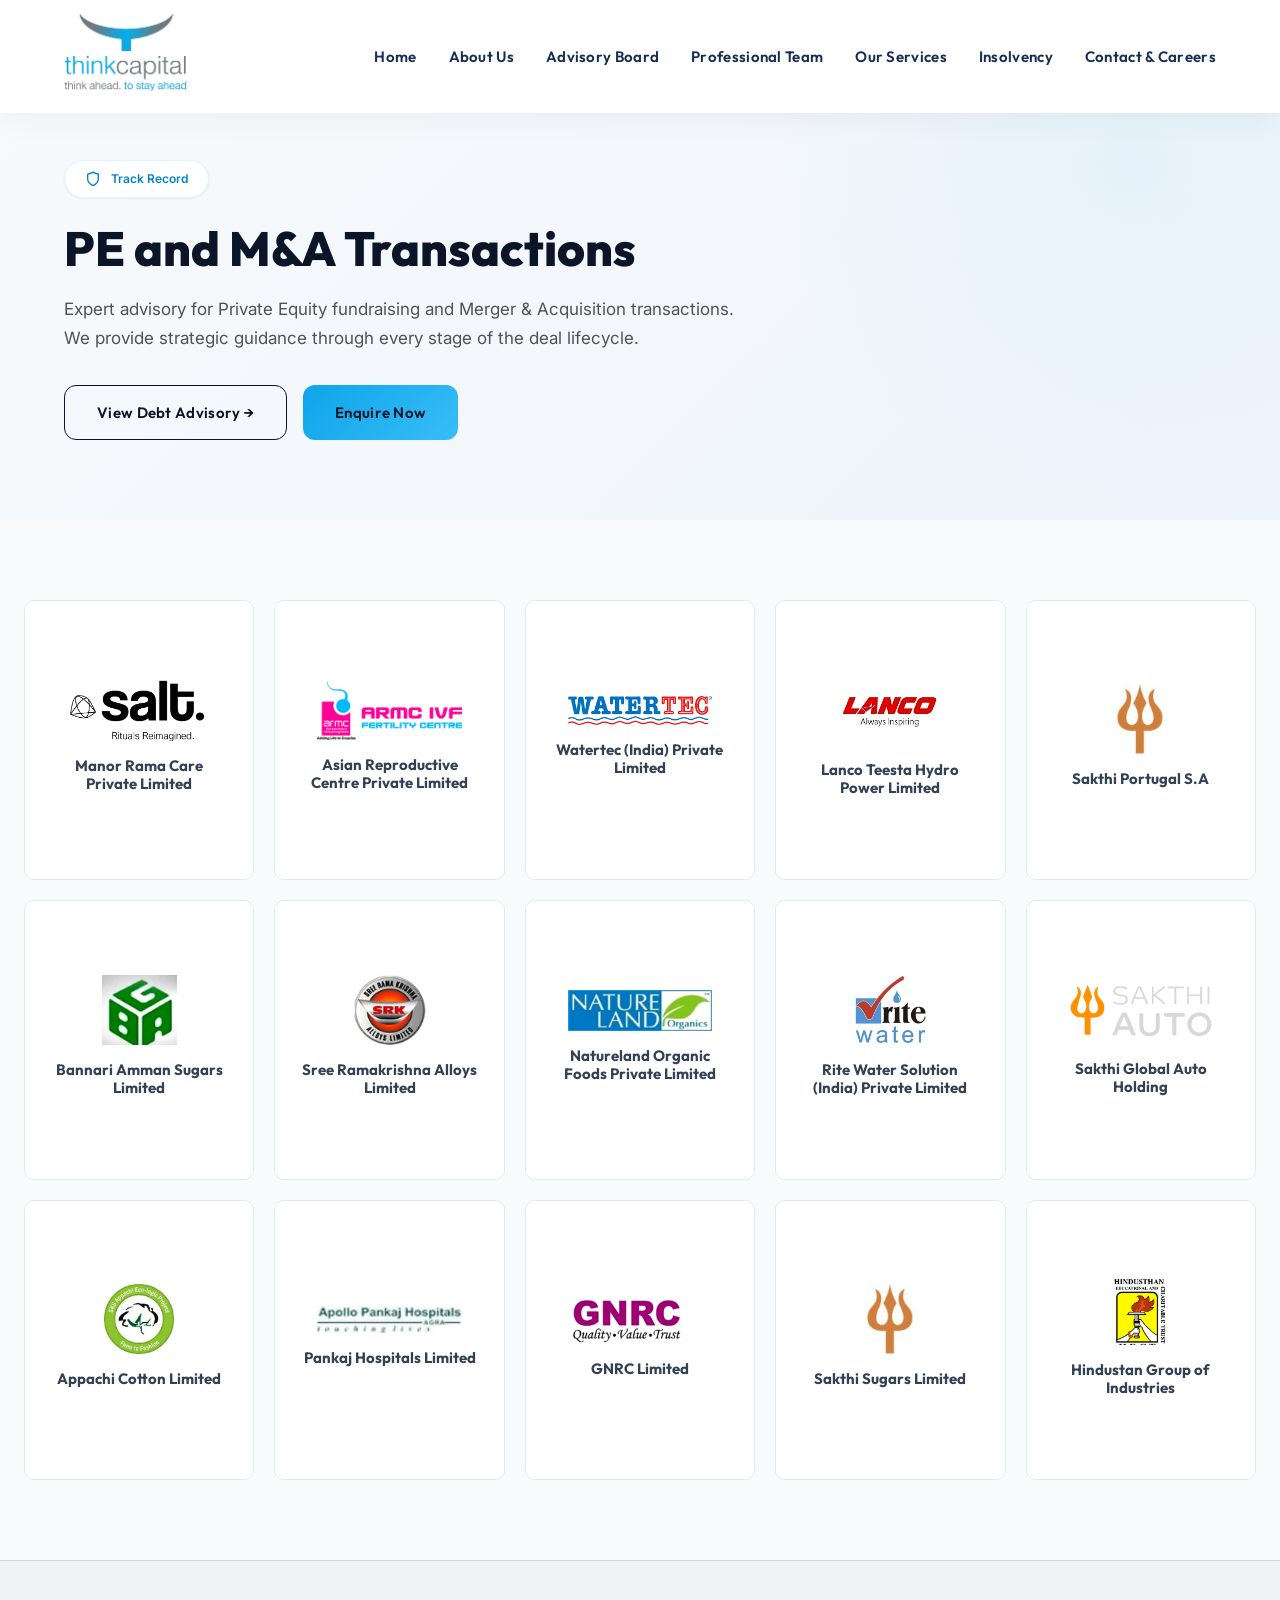
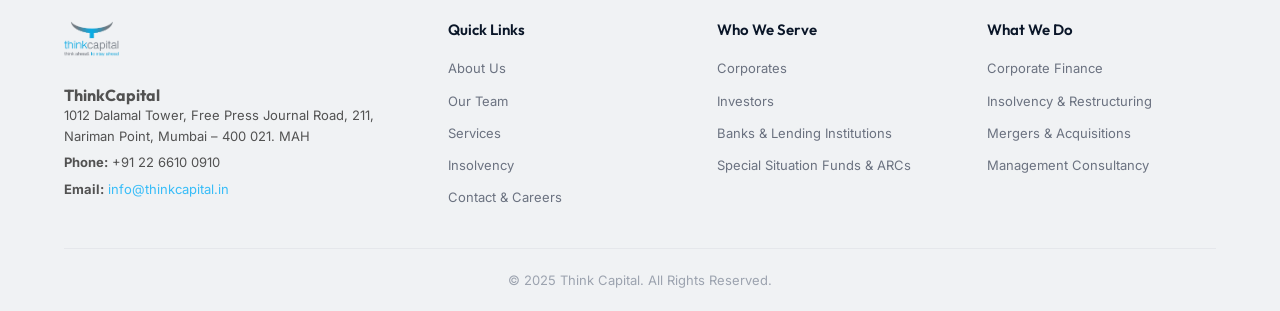
<file: pe-ma-transactions.html>
<!DOCTYPE html>
<html lang="en">

<head>
    <meta charset="UTF-8">
    <meta name="viewport" content="width=device-width, initial-scale=1.0">
    <meta name="description"
        content="Think Capital – PE and M&A Transactions. Expert advisory for Private Equity fundraising and Merger & Acquisition transactions.">
    <title>PE and M&A Transactions – Think Capital</title>
    <link rel="preconnect" href="https://fonts.googleapis.com">
    <link rel="preconnect" href="https://fonts.gstatic.com" crossorigin>
    <link
        href="https://fonts.googleapis.com/css2?family=Inter:wght@300;400;500;600;700;800;900&family=Outfit:wght@300;400;500;600;700;800&display=swap"
        rel="stylesheet">
    <link rel="stylesheet" href="index.css">
</head>

<body>
    <nav id="navbar">
        <div class="nav-container">
            <a href="index.html#hero" class="nav-logo">
                <img src="Think_capital_logo-png.png"
                    alt="Think Capital Logo">
            </a>
            <ul class="nav-links" id="navLinks">
                <li><a href="index.html#hero" class="nav-link" data-section="hero">Home</a></li>
                <li><a href="index.html#about" class="nav-link" data-section="about">About Us</a></li>
                <li><a href="index.html#advisory-board" class="nav-link" data-section="advisory-board">Advisory
                        Board</a></li>
                <li><a href="index.html#team" class="nav-link" data-section="team">Professional Team</a></li>
                <li><a href="index.html#services" class="nav-link" data-section="services">Our Services</a></li>
                <li><a href="ongoing-insolvency-assignments.html" class="nav-link"
                        data-section="insolvency">Insolvency</a></li>
                <li><a href="index.html#contact" class="nav-link" data-section="contact">Contact & Careers</a></li>
            </ul>
            <button class="hamburger" id="hamburger" aria-label="Toggle navigation">
                <span></span><span></span><span></span>
            </button>
        </div>
    </nav>
    <div class="mobile-menu" id="mobileMenu">
        <ul class="mobile-nav-links">
            <li><a href="index.html#hero" class="mobile-link" data-section="hero">Home</a></li>
            <li><a href="index.html#about" class="mobile-link" data-section="about">About Us</a></li>
            <li><a href="index.html#advisory-board" class="mobile-link" data-section="advisory-board">Advisory Board</a>
            </li>
            <li><a href="index.html#team" class="mobile-link" data-section="team">Professional Team</a></li>
            <li><a href="index.html#services" class="mobile-link" data-section="services">Our Services</a></li>
            <li><a href="ongoing-insolvency-assignments.html" class="mobile-link"
                    data-section="insolvency">Insolvency</a></li>
            <li><a href="index.html#contact" class="mobile-link" data-section="contact">Contact & Careers</a></li>
        </ul>
    </div>

    <!-- ========== HERO ========== -->
    <section class="subpage-hero">
        <div class="container">
            <div class="subpage-hero-badge">
                <svg width="16" height="16" viewBox="0 0 24 24" fill="none" stroke="currentColor" stroke-width="2">
                    <path d="M12 22s8-4 8-10V5l-8-3-8 3v7c0 6 8 10 8 10z" />
                </svg>
                Track Record
            </div>
            <h1 class="subpage-hero-title">PE and M&A Transactions</h1>
            <p class="subpage-hero-text">Expert advisory for Private Equity fundraising and Merger & Acquisition transactions. We provide strategic guidance through every stage of the deal lifecycle.</p>
            <div class="subpage-hero-btns">
                <a href="debt-advisory-transactions.html" class="btn btn-outline">View Debt Advisory →</a>
                <a href="index.html#contact" class="btn btn-primary">Enquire Now</a>
            </div>
        </div>
    </section>

    <!-- ========== TRANSACTIONS GRID ========== -->
    <section class="section" style="background: #f8fafc;">
        <div class="container" style="max-width: 1300px;">
            <div id="transactionsGrid" class="transaction-grid">
                <!-- Cards rendered by JS -->
            </div>
        </div>
    </section>

    <script src="transactions-data.js"></script>
    <script>
        function renderTransactions() {
            const grid = document.getElementById('transactionsGrid');
            const data = getPEMATransactions();

            if (!data || data.length === 0) {
                grid.innerHTML = `
                    <div style="grid-column: 1/-1; background: white; border-radius: 20px; padding: 60px; border: 1px solid #e5e7eb; text-align: center;">
                        <h2 style="font-family: 'Outfit', sans-serif; margin-bottom: 20px;">No Transactions Yet</h2>
                        <p style="color: #6b7280; font-size: 16px;">Transactions will appear here once added via the admin panel.</p>
                    </div>`;
                return;
            }

            grid.innerHTML = data.map((t, idx) => `
                <div class="transaction-card" style="opacity:0; transform: translateY(20px); transition: opacity 0.5s ease ${idx * 0.06}s, transform 0.5s ease ${idx * 0.06}s, box-shadow 0.3s ease;">
                    <div class="tc-logo-wrap">
                        <img src="${t.logo || PLACEHOLDER_LOGO}" alt="${t.logoAlt || t.name}" class="tc-main-logo"
                             onerror="this.src='${PLACEHOLDER_LOGO}'">
                        <h3 class="tc-entity-name">${t.name}</h3>
                    </div>
                    <div class="tc-content">
                        <h3 class="tc-entity-name">${t.name}</h3>
                        ${t.nameSub ? `<p class="tc-entity-sub">${t.nameSub}</p>` : ''}
                        <div class="tc-details">
                            <span class="tc-label">${t.type}</span>
                            ${t.counterpartyLogo ? `
                                <div class="tc-counterparty-logo">
                                    <img src="${t.counterpartyLogo}" alt="${t.counterpartyName}"
                                         onerror="this.parentElement.innerHTML='<p class=tc-counterparty-name>${t.counterpartyName}</p>'">
                                </div>
                            ` : `
                                <p class="tc-counterparty-name">${t.counterpartyName}</p>
                            `}
                        </div>
                    </div>
                    <div class="tc-footer">
                        <span class="tc-category">${t.service}</span>
                    </div>
                </div>
            `).join('');

            // Trigger reveal
            requestAnimationFrame(() => {
                const cards = grid.querySelectorAll('.transaction-card');
                cards.forEach(card => {
                    card.style.opacity = '1';
                    card.style.transform = 'translateY(0)';
                });
            });
        }

        document.addEventListener('DOMContentLoaded', renderTransactions);
    </script>

    <footer id="footer">
        <div class="container">
            <div class="footer-grid">
                <div class="footer-brand">
                    <img src="Think_capital_logo-png.png"
                        alt="Think Capital" class="footer-logo">
                    <h4>ThinkCapital</h4>
                    <p>1012 Dalamal Tower, Free Press Journal Road, 211, Nariman Point, Mumbai – 400 021. MAH</p>
                    <p><strong>Phone:</strong> +91 22 6610 0910</p>
                    <p><strong>Email:</strong> <a href="mailto:info@thinkcapital.in">info@thinkcapital.in</a></p>
                </div>
                <div class="footer-links-group">
                    <h4>Quick Links</h4>
                    <ul>
                        <li><a href="index.html#about">About Us</a></li>
                        <li><a href="index.html#team">Our Team</a></li>
                        <li><a href="index.html#services">Services</a></li>
                        <li><a href="ongoing-insolvency-assignments.html">Insolvency</a></li>
                        <li><a href="index.html#contact">Contact & Careers</a></li>
                    </ul>
                </div>
                <div class="footer-links-group">
                    <h4>Who We Serve</h4>
                    <ul>
                        <li>Corporates</li>
                        <li>Investors</li>
                        <li>Banks & Lending Institutions</li>
                        <li>Special Situation Funds & ARCs</li>
                    </ul>
                </div>
                <div class="footer-links-group">
                    <h4>What We Do</h4>
                    <ul>
                        <li><a href="index.html#services">Corporate Finance</a></li>
                        <li><a href="ongoing-insolvency-assignments.html">Insolvency & Restructuring</a></li>
                        <li><a href="index.html#services">Mergers & Acquisitions</a></li>
                        <li><a href="index.html#services">Management Consultancy</a></li>
                    </ul>
                </div>
            </div>
            <div class="footer-bottom">
                <p>&copy; 2025 Think Capital. All Rights Reserved.</p>
            </div>
        </div>
    </footer>

    <!-- Back to Top -->
    <button id="backToTop" class="back-to-top" aria-label="Back to top">
        <svg viewBox="0 0 24 24" fill="none" stroke="currentColor" stroke-width="2">
            <polyline points="18 15 12 9 6 15" />
        </svg>
    </button>

    <script src="main.js"></script>
</body>

</html>
</file>
<file: index.css>
/* ========================================
   THINK CAPITAL – PREMIUM SPA STYLES
   ======================================== */

/* ===== CSS VARIABLES ===== */
:root {
    /* Primary Palette – Deep Navy / Gold */
    --primary-900: #0a1628;
    --primary-800: #0f2140;
    --primary-700: #162d54;
    --primary-600: #1d3a6b;
    --primary-500: #264d8a;
    --primary-400: #3a6fba;
    --primary-300: #5a8fd4;
    --primary-200: #8bb5e8;
    --primary-100: #c4daf4;
    --primary-50: #eaf2fb;

    /* Accent – Sky Blue */
    --accent-500: #0ea5e9;
    --accent-400: #38bdf8;
    --accent-300: #7dd3fc;
    --accent-200: #bae6fd;
    --accent-100: #e0f2fe;
    --accent-600: #0284c7;
    --accent-700: #0369a1;

    /* Neutral */
    --neutral-900: #111827;
    --neutral-800: #1f2937;
    --neutral-700: #525252;
    --neutral-600: #525252;
    --neutral-500: #6b7280;
    --neutral-400: #9ca3af;
    --neutral-300: #d1d5db;
    --neutral-200: #e5e7eb;
    --neutral-100: #e5e7e9;
    --neutral-50: #f0f2f4;
    --white: #f5f7f9;

    /* Glass */
    --glass-bg: rgba(255, 255, 255, 0.08);
    --glass-border: rgba(255, 255, 255, 0.12);
    --glass-bg-light: rgba(255, 255, 255, 0.85);
    --glass-border-light: rgba(255, 255, 255, 0.6);

    /* Gradients (Gray Base) */
    --gradient-hero: linear-gradient(135deg, #e9ecef 0%, #f8f9fa 100%);
    --gradient-accent: linear-gradient(135deg, #0ea5e9, #38bdf8);
    --gradient-card: linear-gradient(145deg, rgba(255, 255, 255, 1), rgba(245, 247, 250, 1));
    --gradient-dark: linear-gradient(180deg, #f8f9fa 0%, #e9ecef 100%);

    /* Shadows */
    --shadow-sm: 0 1px 3px rgba(10, 22, 40, 0.08);
    --shadow-md: 0 4px 16px rgba(10, 22, 40, 0.08);
    --shadow-lg: 0 12px 40px rgba(10, 22, 40, 0.1);
    --shadow-xl: 0 25px 60px rgba(10, 22, 40, 0.12);
    --shadow-glow: 0 0 30px rgba(14, 165, 233, 0.15);

    /* Typography */
    --font-primary: 'Outfit', sans-serif;
    --font-secondary: 'Inter', sans-serif;

    /* Spacing */
    --section-padding: 80px 0;
    --container-width: 1200px;

    /* Transitions */
    --transition-fast: 0.2s cubic-bezier(0.4, 0, 0.2, 1);
    --transition-base: 0.3s cubic-bezier(0.4, 0, 0.2, 1);
    --transition-smooth: 0.5s cubic-bezier(0.4, 0, 0.2, 1);
    --transition-slow: 0.8s cubic-bezier(0.4, 0, 0.2, 1);
}

/* ===== RESET & BASE ===== */
*,
*::before,
*::after {
    margin: 0;
    padding: 0;
    box-sizing: border-box;
}

html {
    scroll-behavior: smooth;
    scroll-padding-top: 80px;
}

body {
    font-family: var(--font-secondary);
    color: var(--neutral-700);
    background: var(--white);
    line-height: 1.7;
    overflow-x: hidden;
    -webkit-font-smoothing: antialiased;
    -moz-osx-font-smoothing: grayscale;
}

h1,
h2,
h3,
h4,
h5,
h6 {
    font-family: var(--font-primary);
    font-weight: 700;
    line-height: 1.2;
}

a {
    text-decoration: none;
    color: inherit;
    transition: var(--transition-fast);
}

img {
    max-width: 100%;
    height: auto;
}

ul {
    list-style: none;
}

.container {
    max-width: var(--container-width);
    margin: 0 auto;
    padding: 0 24px;
}

.section {
    padding: var(--section-padding);
    position: relative;
}

/* ===== PRELOADER ===== */
#preloader {
    position: fixed;
    top: 0;
    left: 0;
    width: 100%;
    height: 100%;
    background: var(--primary-900);
    z-index: 10000;
    display: flex;
    align-items: center;
    justify-content: center;
    transition: opacity 0.6s ease, visibility 0.6s ease;
}

#preloader.hidden {
    opacity: 0;
    visibility: hidden;
}

.preloader-inner {
    text-align: center;
}

.preloader-logo {
    height: 75px;
    margin-bottom: 30px;
    animation: preloaderPulse 1.5s ease-in-out infinite;
}

.preloader-bar {
    width: 200px;
    height: 3px;
    background: rgba(255, 255, 255, 0.1);
    border-radius: 3px;
    overflow: hidden;
}

.preloader-fill {
    height: 100%;
    background: var(--gradient-accent);
    border-radius: 3px;
    animation: preloaderFill 1.8s ease-in-out forwards;
}

@keyframes preloaderPulse {

    0%,
    100% {
        opacity: 0.6;
    }

    50% {
        opacity: 1;
    }
}

@keyframes preloaderFill {
    0% {
        width: 0%;
    }

    100% {
        width: 100%;
    }
}

/* ===== NAVIGATION ===== */
#navbar {
    position: fixed;
    top: 0;
    left: 0;
    width: 100%;
    z-index: 1000;
    padding: 12px 0;
    background: rgba(255, 255, 255, 0.98);
    /* Solid by default for subpages */
    backdrop-filter: blur(20px);
    -webkit-backdrop-filter: blur(20px);
    box-shadow: 0 4px 30px rgba(10, 22, 40, 0.05);
    transition: all var(--transition-base);
}

/* Home page starts transparent - we will handle this via body class or section overlap */
body.home-page #navbar:not(.scrolled) {
    background: transparent;
    box-shadow: none;
    backdrop-filter: none;
    -webkit-backdrop-filter: none;
    padding: 20px 0;
}

#navbar.scrolled {
    padding: 10px 0;
    background: rgba(255, 255, 255, 0.95);
    box-shadow: 0 4px 30px rgba(10, 22, 40, 0.08);
}

.nav-container {
    max-width: var(--container-width);
    margin: 0 auto;
    padding: 0 24px;
    display: flex;
    align-items: center;
    justify-content: space-between;
}

.nav-logo img {
    height: 81px;
    transition: var(--transition-base);
}

#navbar.scrolled .nav-logo img {
    height: 66px;
}

.nav-links {
    display: flex;
    align-items: center;
    gap: 32px;
    /* Increased gap to prevent squashing */
}

.nav-link {
    position: relative;
    color: var(--primary-700);
    font-family: var(--font-primary);
    font-size: 15px;
    /* Slightly larger */
    font-weight: 600;
    /* Bolder */
    padding: 8px 0;
    transition: var(--transition-base);
    letter-spacing: 0.3px;
    white-space: nowrap;
    /* Prevent wrapping */
}

.nav-link:hover {
    color: var(--primary-900);
    background: rgba(14, 165, 233, 0.08);
}

.nav-link.active {
    color: var(--accent-600);
}

.nav-link::after {
    content: '';
    position: absolute;
    bottom: 2px;
    left: 50%;
    transform: translateX(-50%) scaleX(0);
    width: 20px;
    height: 2px;
    background: var(--accent-500);
    border-radius: 2px;
    transition: var(--transition-base);
}

.nav-link.active::after,
.nav-link:hover::after {
    transform: translateX(-50%) scaleX(1);
}

/* Hamburger */
.hamburger {
    display: none;
    flex-direction: column;
    gap: 5px;
    background: none;
    border: none;
    cursor: pointer;
    padding: 8px;
    z-index: 1001;
}

.hamburger span {
    display: block;
    width: 24px;
    height: 2px;
    background: var(--primary-700);
    border-radius: 2px;
    transition: var(--transition-base);
}

#navbar.scrolled .hamburger span {
    background: var(--primary-900);
}

.hamburger.active span:nth-child(1) {
    transform: rotate(45deg) translate(5px, 5px);
}

.hamburger.active span:nth-child(2) {
    opacity: 0;
}

.hamburger.active span:nth-child(3) {
    transform: rotate(-45deg) translate(5px, -5px);
}

/* Mobile Menu */
.mobile-menu {
    position: fixed;
    top: 0;
    right: -100%;
    width: 300px;
    height: 100vh;
    background: rgba(10, 22, 40, 0.97);
    backdrop-filter: blur(30px);
    z-index: 999;
    padding: 100px 40px 40px;
    transition: right var(--transition-smooth);
}

.mobile-menu.active {
    right: 0;
}

.mobile-nav-links {
    display: flex;
    flex-direction: column;
    gap: 8px;
}

.mobile-link {
    color: rgba(255, 255, 255, 0.7);
    font-family: var(--font-primary);
    font-size: 18px;
    font-weight: 500;
    padding: 14px 20px;
    border-radius: 10px;
    transition: var(--transition-base);
}

.mobile-link:hover,
.mobile-link.active {
    color: var(--accent-400);
    background: rgba(255, 255, 255, 0.05);
}

/* ===== HERO SECTION ===== */
.hero-section {
    min-height: 100vh;
    display: flex;
    align-items: center;
    justify-content: center;
    background: #f5f7f9;
    position: relative;
    overflow: hidden;
    padding: 100px 24px 0;
}

.hero-grid-bg {
    position: absolute;
    inset: 0;
    pointer-events: none;
    background-image:
        radial-gradient(circle at 2px 2px, rgba(16, 45, 84, 0.05) 1px, transparent 0);
    background-size: 40px 40px;
    mask-image: radial-gradient(ellipse at center, black 40%, transparent 80%);
    -webkit-mask-image: radial-gradient(ellipse at center, black 40%, transparent 80%);
}

.hero-bg-shapes {
    position: absolute;
    inset: 0;
    pointer-events: none;
    overflow: hidden;
}

.shape {
    position: absolute;
    border-radius: 50%;
    opacity: 0.04;
}

.floating-item {
    position: absolute;
    padding: 10px 20px;
    background: rgba(14, 165, 233, 0.05);
    border: 1px solid rgba(14, 165, 233, 0.1);
    backdrop-filter: blur(5px);
    border-radius: 50px;
    color: var(--neutral-500);
    font-family: var(--font-primary);
    font-size: 11px;
    font-weight: 700;
    user-select: none;
    z-index: 1;
}

.fi-1 {
    top: 20%;
    left: 10%;
    animation: float 15s infinite ease-in-out;
}

.fi-2 {
    top: 60%;
    left: 15%;
    animation: float 20s infinite ease-in-out reverse;
}

.fi-3 {
    top: 30%;
    right: 15%;
    animation: float 18s infinite ease-in-out 2s;
}

.shape-glow-1 {
    width: 60%;
    height: 60%;
    background: radial-gradient(circle, rgba(14, 165, 233, 0.1) 0%, transparent 70%);
    top: -10%;
    left: -10%;
    z-index: 0;
    animation: drift 25s ease-in-out infinite;
}

.shape-glow-2 {
    width: 50%;
    height: 50%;
    background: radial-gradient(circle, rgba(16, 45, 84, 0.05) 0%, transparent 70%);
    bottom: -5%;
    right: -10%;
    z-index: 0;
    animation: drift 30s ease-in-out infinite alternate;
}

@keyframes drift {
    0% {
        transform: translate(0, 0) scale(1);
    }

    50% {
        transform: translate(50px, -30px) scale(1.1);
    }

    100% {
        transform: translate(0, 0) scale(1);
    }
}

.shape-1 {
    width: 400px;
    height: 400px;
    background: var(--accent-500);
    top: -200px;
    right: -100px;
    animation: float 20s ease-in-out infinite;
}

.shape-2 {
    width: 300px;
    height: 300px;
    background: var(--primary-300);
    bottom: -100px;
    left: -50px;
    animation: float 15s ease-in-out infinite reverse;
}

.shape-3 {
    width: 300px;
    height: 300px;
    background: var(--accent-400);
    top: 50%;
    left: 60%;
    animation: float 18s ease-in-out infinite 3s;
}

.shape-4 {
    width: 200px;
    height: 200px;
    background: var(--primary-200);
    bottom: 20%;
    right: 10%;
    animation: float 12s ease-in-out infinite 5s;
}

@keyframes float {

    0%,
    100% {
        transform: translate(0, 0) scale(1);
    }

    25% {
        transform: translate(30px, -30px) scale(1.05);
    }

    50% {
        transform: translate(-20px, 20px) scale(0.95);
    }

    75% {
        transform: translate(15px, 10px) scale(1.02);
    }
}

.hero-particles {
    position: absolute;
    inset: 0;
    pointer-events: none;
}

.hero-content {
    text-align: center;
    max-width: 900px;
    margin: 0 auto;
    position: relative;
    z-index: 2;
}

.hero-badge {
    display: inline-flex;
    align-items: center;
    gap: 10px;
    background: var(--white);
    border: 1px solid var(--accent-100);
    padding: 10px 24px;
    border-radius: 50px;
    color: var(--primary-900);
    font-size: 13px;
    font-weight: 600;
    letter-spacing: 0.5px;
    margin-bottom: 32px;
    box-shadow: var(--shadow-sm);
    animation: fadeInUp 0.8s ease forwards;
    opacity: 0;
}

.badge-dot {
    width: 8px;
    height: 8px;
    background: var(--accent-400);
    border-radius: 50%;
    animation: pulse 2s ease-in-out infinite;
}

@keyframes pulse {

    0%,
    100% {
        opacity: 1;
        transform: scale(1);
    }

    50% {
        opacity: 0.5;
        transform: scale(1.3);
    }
}

.hero-title {
    font-size: clamp(25px, 4.2vw, 48px);
    font-weight: 700;
    color: var(--primary-900);
    line-height: 1.05;
    margin-bottom: 24px;
    margin-top: 25px;
}

.hero-line {
    display: block;
    animation: fadeInUp 0.8s ease forwards;
    opacity: 0;
}

.hero-line:nth-child(1) {
    animation-delay: 0.2s;
    color: var(--neutral-600);
    font-weight: 700;
}

.hero-line:nth-child(2) {
    animation-delay: 0.4s;
}

.gradient-text {
    background: var(--gradient-accent);
    -webkit-background-clip: text;
    -webkit-text-fill-color: transparent;
    background-clip: text;
}

.hero-subtitle {
    font-size: clamp(18px, 2.5vw, 24px);
    color: var(--neutral-700);
    margin-bottom: 16px;
    font-weight: 400;
    animation: fadeInUp 0.8s ease forwards;
    animation-delay: 0.6s;
    opacity: 0;
    min-height: 36px;
}

.typewriter {
    color: var(--accent-400);
    font-weight: 500;
    color: var(--accent-600);
    font-weight: 500;
    border-right: 2px solid var(--accent-600);
    animation: blink 0.7s step-end infinite;
}

@keyframes blink {
    50% {
        border-color: transparent;
    }
}

.hero-description {
    font-size: 16px;
    color: var(--neutral-700);
    max-width: 700px;
    margin: 0 auto 40px;
    line-height: 1.8;
    animation: fadeInUp 0.8s ease forwards;
    animation-delay: 0.8s;
    opacity: 0;
}

.hero-cta {
    display: flex;
    align-items: center;
    justify-content: center;
    gap: 16px;
    margin-bottom: 60px;
    animation: fadeInUp 0.8s ease forwards;
    animation-delay: 1s;
    opacity: 0;
}

/* Buttons */
.btn {
    display: inline-flex;
    align-items: center;
    gap: 8px;
    padding: 14px 32px;
    border-radius: 12px;
    font-family: var(--font-primary);
    font-size: 15px;
    font-weight: 600;
    letter-spacing: 0.3px;
    transition: var(--transition-base);
    cursor: pointer;
    border: none;
}

.btn-primary {
    background: var(--gradient-accent);
    color: var(--primary-900);
}

.btn-primary:hover {
    transform: translateY(-2px);
    box-shadow: 0 8px 30px rgba(14, 165, 233, 0.35);
}

.btn-outline {
    background: transparent;
    color: var(--primary-900);
    border: 1.5px solid var(--primary-900);
}

.btn-outline:hover {
    border-color: var(--accent-400);
    color: var(--accent-400);
    transform: translateY(-2px);
}

.btn-navy {
    background: var(--primary-900);
    color: var(--neutral-100);
    border: none;
}

.btn-navy:hover {
    background: var(--primary-700);
    transform: translateY(-2px);
    box-shadow: var(--shadow-md);
}

.btn-full {
    width: 100%;
    justify-content: center;
}

/* Hero Stats */
.hero-stats {
    display: flex;
    align-items: center;
    justify-content: center;
    gap: 56px;
    animation: fadeInUp 0.8s ease forwards;
    animation-delay: 1.2s;
    opacity: 0;
}

.stat-item {
    text-align: center;
}

.stat-number {
    font-family: var(--font-primary);
    font-size: 50px;
    font-weight: 800;
    color: var(--primary-900);
    line-height: 1;
}

.stat-suffix {
    font-family: var(--font-primary);
    font-size: 28px;
    font-weight: 700;
    color: var(--accent-600);
}

.stat-label {
    display: block;
    font-size: 17px;
    color: #6db4ed;
    font-weight: 500;
    margin-top: 6px;
    letter-spacing: 0.5px;
    text-transform: uppercase;
}

.stat-divider {
    width: 1px;
    height: 56px;
    background: rgba(255, 255, 255, 0.12);
}

/* Scroll Indicator */
.scroll-indicator {
    position: absolute;
    bottom: 30px;
    left: 50%;
    transform: translateX(-50%);
    display: flex;
    flex-direction: column;
    align-items: center;
    gap: 8px;
    animation: fadeInUp 0.8s ease forwards;
    animation-delay: 1.5s;
    opacity: 0;
}

.mouse {
    width: 24px;
    height: 38px;
    border: 2px solid rgba(255, 255, 255, 0.25);
    border-radius: 12px;
    position: relative;
}

.mouse-wheel {
    width: 3px;
    height: 8px;
    background: var(--accent-400);
    border-radius: 3px;
    position: absolute;
    top: 6px;
    left: 50%;
    transform: translateX(-50%);
    animation: scroll 2s ease-in-out infinite;
}

@keyframes scroll {
    0% {
        opacity: 1;
        transform: translateX(-50%) translateY(0);
    }

    100% {
        opacity: 0;
        transform: translateX(-50%) translateY(16px);
    }
}

.scroll-indicator span {
    font-size: 11px;
    color: rgba(255, 255, 255, 0.35);
    letter-spacing: 1.5px;
    text-transform: uppercase;
}

@keyframes fadeInUp {
    0% {
        opacity: 0;
        transform: translateY(30px);
    }

    100% {
        opacity: 1;
        transform: translateY(0);
    }
}

/* ===== SECTION HEADERS ===== */
.section-header {
    text-align: center;
    max-width: 750px;
    margin: 0 auto 50px;
}

.section-tag {
    display: inline-block;
    font-family: var(--font-primary);
    font-size: 16px;
    font-weight: 700;
    letter-spacing: 2.5px;
    text-transform: uppercase;
    color: var(--accent-600);
    background: rgba(14, 165, 233, 0.08);
    padding: 8px 24px;
    border-radius: 50px;
    margin-bottom: 24px;
}

.section-title {
    font-size: clamp(28px, 4vw, 44px);
    color: var(--primary-900);
    margin-bottom: 16px;
    line-height: 1.15;
}

.section-subtitle {
    font-size: 16px;
    color: var(--neutral-500);
    line-height: 1.8;
}

/* ===== ABOUT SECTION ===== */
.about-section {
    background: var(--neutral-50);
    padding-bottom: 5px;
}

.about-vision-banner {
    background: var(--white);
    border-radius: 24px;
    padding: 50px;
    display: flex;
    align-items: center;
    justify-content: space-between;
    box-shadow: var(--shadow-lg);
    margin-bottom: 50px;
    border: 1px solid var(--neutral-200);
}

.vision-item {
    display: flex;
    align-items: flex-start;
    gap: 20px;
    flex: 1;
}

.vision-icon {
    width: 60px;
    height: 60px;
    min-width: 60px;
    background: rgba(14, 165, 233, 0.1);
    border-radius: 16px;
    display: flex;
    align-items: center;
    justify-content: center;
    color: var(--accent-500);
}

.vision-icon svg {
    width: 30px;
    height: 30px;
}

.vision-text h4 {
    font-size: 18px;
    color: var(--primary-900);
    margin-bottom: 8px;
}

.vision-text p {
    font-size: 14px;
    color: var(--neutral-500);
    line-height: 1.6;
}

.vision-divider {
    width: 1px;
    height: 80px;
    background: var(--neutral-200);
    margin: 0 40px;
}

@media (max-width: 992px) {
    .about-vision-banner {
        flex-direction: column;
        padding: 40px;
        gap: 40px;
    }

    .vision-divider {
        width: 100%;
        height: 1px;
        margin: 0;
    }
}

/* Pillars */
.pillars-section {
    display: grid;
    grid-template-columns: repeat(3, 1fr);
    gap: 20px;
    margin-bottom: 60px;
}

.pillar-card {
    background: var(--white);
    border-radius: 20px;
    height: 240px;
    position: relative;
    overflow: hidden;
    transition: var(--transition-smooth);
    display: flex;
    flex-direction: column;
    justify-content: center;
    align-items: center;
    border: 1px solid var(--neutral-200);
    box-shadow: var(--shadow-sm);
}

.pillar-card::before {
    content: '';
    position: absolute;
    inset: 0;
    background-image: var(--bg-img);
    background-size: cover;
    background-position: center;
    filter: grayscale(100%) brightness(1.1) contrast(1.1);
    transition: all 0.6s cubic-bezier(0.4, 0, 0.2, 1);
    z-index: 0;
}

.pillar-card:hover::before {
    transform: scale(1.1);
    filter: grayscale(100%) brightness(0.85);
}

.pillar-overlay {
    position: absolute;
    inset: 0;
    background: linear-gradient(to bottom, rgba(10, 22, 40, 0.1) 0%, rgba(10, 22, 40, 0.6) 80%);
    z-index: 1;
    transition: var(--transition-smooth);
}

.pillar-card:hover .pillar-overlay {
    background: rgba(10, 22, 40, 0.8);
}

.pillar-content {
    position: relative;
    z-index: 2;
    padding: 25px;
    width: 100%;
    text-align: center;
}

.pillar-card h3 {
    font-size: 32px;
    color: #ffffff;
    margin-bottom: 10px;
    font-weight: 700;
    text-shadow: 0 4px 10px rgba(0, 0, 0, 0.5);
    z-index: 2;
}

.pillar-hover-text {
    max-height: 0;
    overflow: hidden;
    opacity: 0;
    transition: all 0.6s cubic-bezier(0.4, 0, 0.2, 1);
    transform: translateY(20px);
    /* Changed to slide up into visibility */
}

.pillar-card:hover .pillar-hover-text {
    max-height: 300px;
    opacity: 1;
    transform: translateY(0);
}

.pillar-hover-text p {
    font-size: 13px;
    color: var(--neutral-100);
    line-height: 1.6;
    margin: 0;
}


/* Unique Section */
.unique-title,
.serve-title {
    font-size: 28px;
    color: var(--primary-800);
    text-align: center;
    margin-bottom: 40px;
}

.unique-grid {
    display: grid;
    grid-template-columns: repeat(4, 1fr);
    gap: 24px;
    margin-bottom: 80px;
}

.unique-card {
    background: var(--white);
    border-radius: 16px;
    padding: 32px 24px;
    border: 1px solid var(--neutral-200);
    transition: var(--transition-base);
}

.unique-card:hover {
    transform: translateY(-4px);
    box-shadow: var(--shadow-md);
    border-color: var(--accent-200);
}

.unique-icon-wrap {
    width: 48px;
    height: 48px;
    display: flex;
    align-items: center;
    justify-content: center;
    background: rgba(14, 165, 233, 0.08);
    border-radius: 12px;
    margin-bottom: 16px;
}

.unique-icon-wrap svg {
    width: 24px;
    height: 24px;
    stroke: var(--accent-600);
}

.unique-card h4 {
    font-size: 16px;
    color: var(--primary-800);
    margin-bottom: 10px;
}

.unique-card p {
    font-size: 13px;
    color: var(--neutral-500);
    line-height: 1.6;
}

/* Serve Section */
.serve-grid {
    display: grid;
    grid-template-columns: repeat(4, 1fr);
    gap: 24px;
}

.serve-item {
    text-align: center;
    padding: 32px 20px;
    background: var(--white);
    border-radius: 16px;
    border: 1px solid var(--neutral-200);
    transition: var(--transition-base);
}

.serve-item:hover {
    transform: translateY(-4px);
    box-shadow: var(--shadow-md);
    border-color: var(--accent-200);
}

.serve-icon {
    width: 52px;
    height: 52px;
    margin: 0 auto 16px;
    display: flex;
    align-items: center;
    justify-content: center;
    background: rgba(14, 165, 233, 0.08);
    border-radius: 14px;
}

.serve-icon svg {
    width: 24px;
    height: 24px;
    stroke: var(--accent-400);
}

.serve-item span {
    font-family: var(--font-primary);
    font-size: 14px;
    font-weight: 600;
    color: var(--primary-800);
}

/* Advisory Section */
.advisory-section {
    background: var(--neutral-50);
    padding-top: 0;
}

.advisors-grid {
    display: grid;
    grid-template-columns: repeat(auto-fit, minmax(230px, 1fr));
    gap: 30px;
    margin-top: 50px;
    justify-content: center;
}

.professional-grid {
    display: grid;
    grid-template-columns: repeat(3, 1fr);
    gap: 20px;
    margin-top: 50px;
}

.professional-grid .advisor-card {
    width: 80%;
    margin: 0 auto;
}

.advisor-card {
    position: relative;
    border-radius: 20px;
    overflow: hidden;
    background: var(--primary-900);
    box-shadow: var(--shadow-lg);
    transition: var(--transition-smooth);
}

.advisor-image-wrap {
    position: relative;
    width: 100%;
    aspect-ratio: 1 / 1.1;
    overflow: hidden;
}

.advisor-image-wrap img {
    width: 100%;
    height: 100%;
    object-fit: cover;
    transition: all 0.6s cubic-bezier(0.4, 0, 0.2, 1);
}

.advisor-card:hover .advisor-image-wrap img {
    transform: scale(1.1);
    filter: blur(6px) brightness(0.6);
}

.advisor-overlay {
    position: absolute;
    inset: 0;
    background: linear-gradient(to bottom, transparent 40%, rgba(10, 22, 40, 0.8) 70%, rgba(10, 22, 40, 0.98) 100%);
    display: flex;
    flex-direction: column;
    justify-content: flex-end;
    padding: 24px;
    overflow: hidden;
    color: var(--neutral-100);
    transition: all 0.5s ease;
    z-index: 2;
}

.advisor-card:hover .advisor-overlay {
    background: rgba(10, 22, 40, 0.75);
    /* Darken everything for contrast */
    justify-content: center;
    text-align: center;
}

.advisor-main-info {
    transition: transform 0.6s cubic-bezier(0.4, 0, 0.2, 1);
}

.advisor-card:hover .advisor-main-info {
    transform: translateY(-10px);
}

.advisor-main-info h3 {
    font-size: 22px;
    margin-bottom: 4px;
    color: var(--neutral-100);
    line-height: 1.2;
}

.advisor-profession {
    font-size: 16px;
    color: var(--accent-400);
    font-weight: 500;
    margin-bottom: 0;
    transition: margin 0.6s;
}

.advisor-card:hover .advisor-profession {
    margin-bottom: 15px;
}

.advisor-hover-content {
    max-height: 0;
    opacity: 0;
    overflow: hidden;
    transition: all 0.6s cubic-bezier(0.4, 0, 0.2, 1);
}

.advisor-card:hover .advisor-hover-content {
    max-height: 350px;
    opacity: 1;
}

.advisor-hover-content p {
    font-size: 14px;
    overflow-y: auto;
    line-height: 1.5;
    color: var(--neutral-100);
    margin: 0;
    text-shadow: 0 1px 4px rgba(0, 0, 0, 0.5);
}

@media (max-width: 1200px) {
    .advisors-grid {
        grid-template-columns: repeat(3, 1fr);
    }
}

@media (max-width: 768px) {
    .advisors-grid {
        grid-template-columns: 1fr;
    }
}

/* ===== NEW SERVICES SECTION (Roll Down UI) ===== */
.services-section {
    background: var(--neutral-50);
    padding-top: 0;
}

.services-windows-container {
    max-width: 1200px;
    margin: 50px auto 0;
    display: flex;
    flex-direction: column;
    gap: 24px;
}

.service-window {
    background: var(--white);
    border: 1px solid var(--neutral-200);
    border-radius: 20px;
    overflow: hidden;
    transition: all 0.5s cubic-bezier(0.4, 0, 0.2, 1);
    box-shadow: var(--shadow-sm);
}

.service-window:hover {
    border-color: var(--accent-300);
    box-shadow: var(--shadow-md);
}

.service-window.active {
    border-color: var(--primary-900);
    box-shadow: var(--shadow-lg);
}

.window-header {
    display: flex;
    align-items: center;
    justify-content: space-between;
    padding: 30px 40px;
    cursor: pointer;
    background: var(--white);
    transition: background 0.3s ease;
}

.service-window.active .window-header {
    background: var(--primary-900);
    color: var(--neutral-100);
}

.window-title-area {
    display: flex;
    align-items: center;
    gap: 30px;
}

.window-icon {
    width: 60px;
    height: 60px;
    background: var(--primary-900);
    border-radius: 16px;
    display: flex;
    align-items: center;
    justify-content: center;
    flex-shrink: 0;
    transition: all 0.5s ease;
}

.service-window.active .window-icon {
    background: var(--accent-500);
}

.window-icon svg {
    width: 28px;
    height: 28px;
    stroke: var(--accent-400);
    transition: stroke 0.3s ease;
}

.service-window.active .window-icon svg {
    stroke: var(--primary-900);
}

.window-labels {
    display: flex;
    flex-direction: column;
}

.window-index {
    font-family: var(--font-primary);
    font-size: 14px;
    font-weight: 700;
    color: var(--accent-500);
    margin-bottom: 4px;
}

.window-labels h3 {
    font-size: 24px;
    margin-bottom: 4px;
    transition: color 0.3s ease;
}

.window-labels p {
    font-size: 15px;
    color: var(--neutral-500);
    margin: 0;
    transition: color 0.3s ease;
}

.service-window.active .window-labels p {
    color: rgba(255, 255, 255, 0.7);
}

.window-toggle {
    width: 40px;
    height: 40px;
    border-radius: 50%;
    border: 1px solid var(--neutral-200);
    background: transparent;
    display: flex;
    align-items: center;
    justify-content: center;
    font-size: 24px;
    cursor: pointer;
    transition: all 0.5s ease;
}

.service-window.active .window-toggle {
    border-color: var(--accent-500);
    background: var(--accent-500);
    color: var(--primary-900);
    transform: rotate(45deg);
}

.window-rollup {
    max-height: 0;
    opacity: 0;
    overflow: hidden;
    transition: all 0.8s cubic-bezier(0.4, 0, 0.2, 1);
}

.service-window.active .window-rollup {
    max-height: 2000px;
    opacity: 1;
}

.rollup-inner {
    padding: 0 40px 40px 130px;
}

.rollup-main-desc {
    font-size: 16px;
    line-height: 1.8;
    color: var(--neutral-600);
    margin-bottom: 40px;
    max-width: 900px;
}

.service-window.active .rollup-main-desc {
    color: var(--neutral-600);
    /* Keep it readable */
}

.sub-services-grid {
    display: grid;
    grid-template-columns: repeat(auto-fit, minmax(300px, 1fr));
    gap: 30px;
}

.sub-service-box {
    background: var(--neutral-50);
    padding: 30px;
    border-radius: 16px;
    border-left: 4px solid var(--accent-500);
    transition: transform 0.3s ease;
}

.sub-service-box:hover {
    transform: translateY(-5px);
}

.sub-service-box h4 {
    font-size: 18px;
    color: var(--primary-900);
    margin-bottom: 15px;
}

.sub-service-box p {
    font-size: 14px;
    line-height: 1.6;
    color: var(--neutral-600);
    margin: 0;
}

@media (max-width: 992px) {
    .rollup-inner {
        padding: 0 30px 30px;
    }

    .window-header {
        padding: 20px;
    }

    .window-title-area {
        gap: 20px;
    }
}

@media (max-width: 768px) {
    .window-labels h3 {
        font-size: 20px;
    }

    .window-labels p {
        display: none;
    }
}

/* (Cleanup old Tab/Service CSS) */
#major-assignments {
    padding-top: 0 !important;
    padding-bottom: 30px !important;
    background: var(--neutral-50);
}

/* ===== TEAM SECTION ===== */
.team-section {
    background: var(--neutral-50);
    padding-top: 0;
    padding-bottom: 10px;
}

.team-category {
    margin-bottom: 60px;
}

.team-cat-title {
    font-size: 24px;
    color: var(--primary-800);
    text-align: center;
    margin-bottom: 36px;
    position: relative;
}

.team-cat-title::after {
    content: '';
    display: block;
    width: 50px;
    height: 3px;
    background: var(--gradient-accent);
    margin: 12px auto 0;
    border-radius: 3px;
}

.team-grid {
    display: grid;
    grid-template-columns: repeat(3, 1fr);
    gap: 24px;
}

.professional-grid {
    grid-template-columns: repeat(3, 1fr);
}

.professional-grid .advisor-card {
    width: 80%;
    margin: 0 auto;
}

.team-card {
    background: var(--white);
    border-radius: 20px;
    padding: 32px 24px;
    text-align: center;
    border: 1px solid var(--neutral-200);
    transition: var(--transition-base);
}

.team-card:hover {
    transform: translateY(-6px);
    box-shadow: var(--shadow-lg);
}

.team-avatar {
    width: 80px;
    height: 80px;
    margin: 0 auto 16px;
    border-radius: 50%;
    overflow: hidden;
}

.team-avatar.small {
    width: 60px;
    height: 60px;
}

.avatar-placeholder {
    width: 100%;
    height: 100%;
    background: var(--gradient-hero);
    display: flex;
    align-items: center;
    justify-content: center;
    color: var(--accent-400);
    font-family: var(--font-primary);
    font-size: 22px;
    font-weight: 700;
    border-radius: 50%;
}

.team-avatar.small .avatar-placeholder {
    font-size: 16px;
}

.team-card h4 {
    font-size: 17px;
    color: var(--primary-800);
    margin-bottom: 4px;
}

.team-role {
    font-size: 12px;
    color: var(--accent-600);
    font-weight: 600;
    text-transform: uppercase;
    letter-spacing: 0.5px;
    display: block;
    margin-bottom: 12px;
}

.team-card p {
    font-size: 12.5px;
    color: var(--neutral-500);
    line-height: 1.6;
}

.team-card-compact {
    padding: 24px 16px;
}

.team-card-compact h4 {
    font-size: 15px;
}

.team-card-compact p {
    font-size: 11.5px;
}

/* ===== KNOWLEDGE SECTION ===== */
.knowledge-section {
    background: var(--white);
}

.knowledge-grid {
    display: grid;
    grid-template-columns: repeat(4, 1fr);
    gap: 24px;
}

.knowledge-card {
    background: var(--neutral-50);
    border-radius: 16px;
    padding: 28px 24px;
    border: 1px solid var(--neutral-200);
    transition: var(--transition-base);
    display: flex;
    flex-direction: column;
}

.knowledge-card:hover {
    transform: translateY(-4px);
    box-shadow: var(--shadow-md);
    border-color: var(--accent-200);
}

.knowledge-card.featured {
    grid-column: span 2;
    background: var(--primary-900);
    border-color: transparent;
}

.knowledge-card.featured .knowledge-date {
    color: var(--accent-400);
}

.knowledge-card.featured h4 {
    color: var(--neutral-100);
    font-size: 22px;
}

/* ===== CONTACT & CAREERS SECTION (SIDE-BY-SIDE) ===== */
.contact-careers-section {
    background: var(--neutral-50);
    padding-top: 0;
}

.contact-info-bar {
    display: flex;
    justify-content: center;
    gap: 40px;
    background: var(--white);
    padding: 24px 40px;
    border-radius: 20px;
    border: 1px solid var(--neutral-200);
    margin-bottom: 40px;
    box-shadow: var(--shadow-sm);
}

.bar-item {
    display: flex;
    align-items: center;
    gap: 12px;
}

.bar-item svg {
    width: 20px;
    height: 20px;
    color: var(--accent-500);
}

.bar-item span,
.bar-item a {
    font-size: 15px;
    color: var(--primary-900);
    font-weight: 600;
}

.forms-grid {
    display: grid;
    grid-template-columns: 1fr 1fr;
    gap: 30px;
}

.form-container {
    background: var(--white);
    padding: 30px;
    border-radius: 24px;
    border: 1px solid var(--neutral-200);
    box-shadow: var(--shadow-sm);
    display: flex;
    flex-direction: column;
}

.form-title-wrap {
    margin-bottom: 24px;
    padding-bottom: 15px;
    border-bottom: 1px solid var(--neutral-100);
}

.form-title-wrap h3 {
    font-size: 20px;
    color: var(--primary-900);
    margin-bottom: 4px;
}

.form-title-wrap p {
    font-size: 14px;
    color: var(--neutral-500);
    margin: 0;
}

.compact-form .form-group {
    margin-bottom: 15px;
}

.compact-form .form-row {
    display: grid;
    grid-template-columns: 1fr 1fr;
    gap: 15px;
}

.compact-form label {
    font-size: 13px;
    font-weight: 600;
    color: var(--neutral-700);
    margin-bottom: 6px;
    display: block;
}

.compact-form input,
.compact-form textarea {
    width: 100%;
    padding: 10px 14px;
    border-radius: 8px;
    border: 1.5px solid var(--neutral-200);
    font-size: 14px;
    background: var(--neutral-50);
    transition: all 0.3s ease;
}

.compact-form input:focus,
.compact-form textarea:focus {
    border-color: var(--accent-400);
    background: var(--white);
}

@media (max-width: 992px) {
    .forms-grid {
        grid-template-columns: 1fr;
    }

    .contact-info-bar {
        flex-direction: column;
        gap: 15px;
        align-items: flex-start;
    }
}

#footer {
    background: var(--neutral-50);
    padding: 60px 0 0;
    border-top: 1px solid var(--neutral-300);
}

.footer-grid {
    display: grid;
    grid-template-columns: 1.5fr 1fr 1fr 1fr;
    gap: 40px;
    padding-bottom: 40px;
    border-bottom: 1px solid var(--neutral-200);
}

.footer-logo {
    height: 36px;
    margin-bottom: 20px;
}

.footer-brand p {
    font-size: 13px;
    color: var(--neutral-600);
    line-height: 1.6;
    margin-bottom: 6px;
}

.footer-brand a {
    color: var(--accent-400);
}

.footer-brand a:hover {
    color: var(--accent-300);
}

.footer-links-group h4 {
    font-size: 15px;
    color: var(--primary-900);
    margin-bottom: 18px;
    font-weight: 600;
}

.footer-links-group ul {
    display: flex;
    flex-direction: column;
    gap: 10px;
}

.footer-links-group li,
.footer-links-group a {
    font-size: 13px;
    color: var(--neutral-500);
    transition: var(--transition-fast);
}

.footer-links-group a:hover {
    color: var(--accent-400);
    padding-left: 4px;
}

.footer-bottom {
    padding: 20px 0;
    text-align: center;
}

.footer-bottom p {
    font-size: 13px;
    color: var(--neutral-400);
}

/* ===== BACK TO TOP ===== */
.back-to-top {
    position: fixed;
    bottom: 30px;
    right: 30px;
    width: 48px;
    height: 48px;
    background: var(--primary-900);
    border: 1.5px solid rgba(14, 165, 233, 0.3);
    border-radius: 14px;
    display: flex;
    align-items: center;
    justify-content: center;
    cursor: pointer;
    opacity: 0;
    visibility: hidden;
    transform: translateY(20px);
    transition: var(--transition-base);
    z-index: 100;
}

.back-to-top.visible {
    opacity: 1;
    visibility: visible;
    transform: translateY(0);
}

.back-to-top:hover {
    background: var(--accent-500);
    border-color: var(--accent-500);
    transform: translateY(-4px);
}

.back-to-top svg {
    width: 20px;
    height: 20px;
    stroke: var(--accent-400);
}

.back-to-top:hover svg {
    stroke: var(--primary-900);
}

/* ===== REVEAL ANIMATIONS ===== */
.reveal-card {
    opacity: 0;
    transform: translateY(30px);
    transition: opacity 0.6s ease, transform 0.6s ease;
}

.reveal-card.revealed {
    opacity: 1;
    transform: translateY(0);
}

/* ===== QUICK LINKS ACTIONS ===== */
.quick-links-grid {
    display: flex;
    justify-content: center;
    gap: 20px;
    margin: 40px 0;
    flex-wrap: wrap;
}

.quick-link-btn {
    display: flex;
    flex-direction: column;
    align-items: center;
    justify-content: center;
    gap: 16px;
    background: #ffffff;
    border: 1px solid var(--neutral-200);
    border-radius: 20px;
    padding: 30px 24px;
    width: 280px;
    text-align: center;
    text-decoration: none;
    color: var(--primary-900);
    box-shadow: 0 4px 12px rgba(10, 22, 40, 0.04);
    transition: all 0.4s cubic-bezier(0.4, 0, 0.2, 1);
    position: relative;
    overflow: hidden;
}

/* Color Themes for each card */
.quick-link-btn.theme-pe {
    --card-accent: #10b981;
}

/* Emerald */
.quick-link-btn.theme-debt {
    --card-accent: #f59e0b;
}

/* Gold */
.quick-link-btn.theme-tracker {
    --card-accent: #0ea5e9;
}

/* Blue */

.item-icon-box {
    width: 56px;
    height: 56px;
    background: rgba(var(--card-accent-rgb, 14, 165, 233), 0.1);
    border-radius: 14px;
    display: flex;
    align-items: center;
    justify-content: center;
    color: var(--card-accent);
    transition: all 0.4s ease;
}

.quick-link-btn.theme-pe {
    --card-accent: #10b981;
    --card-bg-light: #ecfdf5;
}

.quick-link-btn.theme-debt {
    --card-accent: #f59e0b;
    --card-bg-light: #fffbeb;
}

.quick-link-btn.theme-tracker {
    --card-accent: #0ea5e9;
    --card-bg-light: #f0f9ff;
}

.quick-link-btn svg {
    width: 32px;
    height: 32px;
    stroke: var(--card-accent);
    stroke-width: 1.8;
    transition: all 0.4s ease;
}

.quick-link-btn:hover {
    transform: translateY(-8px);
    box-shadow: 0 15px 35px rgba(10, 22, 40, 0.12);
    border-color: var(--card-accent);
    background: var(--card-accent);
    color: #ffffff;
}

.quick-link-btn:hover svg {
    stroke: #ffffff;
    transform: scale(1.1);
}

.quick-link-btn:hover .ql-action {
    color: #ffffff;
    opacity: 1;
    transform: translateY(0);
}

.quick-link-btn:hover span {
    color: #ffffff;
}

.quick-link-btn span {
    font-family: var(--font-primary);
    font-size: 16px;
    font-weight: 800;
    line-height: 1.3;
    transition: color 0.3s ease;
}

.ql-action {
    font-size: 13px;
    font-weight: 600;
    color: var(--card-accent);
    opacity: 0.8;
    margin-top: 4px;
    transition: all 0.3s ease;
    transform: translateY(4px);
}

@media (max-width: 900px) {
    .quick-link-btn {
        width: 100%;
        max-width: 320px;
    }
}

/* ===== RESPONSIVE ===== */
@media (max-width: 1024px) {

    .about-values-grid,
    .pillars-section {
        grid-template-columns: repeat(2, 1fr);
    }

    .unique-grid,
    .serve-grid,
    .knowledge-grid {
        grid-template-columns: repeat(2, 1fr);
    }

    .knowledge-card.featured {
        grid-column: span 2;
    }

    .team-grid,
    .professional-grid {
        grid-template-columns: repeat(3, 1fr);
    }

    .tabs-nav {
        flex-wrap: nowrap;
    }

    .service-cards-three {
        grid-template-columns: repeat(2, 1fr);
    }

    .footer-grid {
        grid-template-columns: repeat(2, 1fr);
    }
}

@media (max-width: 768px) {
    :root {
        --section-padding: 80px 0;
    }

    .nav-links {
        display: none;
    }

    .hamburger {
        display: flex;
    }

    .hero-section {
        padding: 100px 20px 60px;
    }

    .hero-stats {
        flex-direction: column;
        gap: 20px;
    }

    .stat-divider {
        width: 40px;
        height: 1px;
    }

    .about-values-grid,
    .pillars-section {
        grid-template-columns: 1fr;
    }

    .unique-grid,
    .serve-grid,
    .knowledge-grid {
        grid-template-columns: 1fr;
    }

    .knowledge-card.featured {
        grid-column: span 1;
    }

    .team-grid,
    .professional-grid {
        grid-template-columns: repeat(2, 1fr);
    }

    .tabs-nav {
        gap: 6px;
    }

    .tab-btn {
        padding: 10px 16px;
        font-size: 12px;
    }

    .tab-btn svg {
        display: none;
    }

    .service-cards,
    .service-cards-three {
        grid-template-columns: 1fr;
    }

    .careers-content,
    .contact-content {
        grid-template-columns: 1fr;
    }

    .footer-grid {
        grid-template-columns: 1fr;
        gap: 30px;
    }

    .form-row {
        grid-template-columns: 1fr;
    }

    .section-header {
        margin-bottom: 10px;
    }

    .careers-form-wrap,
    .contact-form-wrap {
        padding: 28px 24px;
    }
}

@media (max-width: 480px) {
    .hero-title {
        font-size: 36px;
    }

    .team-grid,
    .professional-grid {
        grid-template-columns: 1fr;
    }

    .hero-cta {
        flex-direction: column;
    }

    .btn {
        width: 100%;
        justify-content: center;
    }

    .mobile-menu {
        width: 100%;
    }
}

/* ===== SUBPAGE HERO ===== */
.subpage-hero {
    background: linear-gradient(135deg, #f8fafc 0%, #eef4fb 100%);
    padding: 160px 0 80px;
    position: relative;
    overflow: hidden;
}

.subpage-hero .container {
    position: relative;
    z-index: 2;
}

.subpage-hero::before {
    content: '';
    position: absolute;
    top: 0;
    right: 0;
    width: 40%;
    height: 100%;
    background: radial-gradient(circle at 70% 30%, rgba(14, 165, 233, 0.05) 0%, transparent 70%);
    z-index: 1;
}

.subpage-hero-badge {
    display: inline-flex;
    align-items: center;
    gap: 10px;
    background: white;
    border: 1px solid #e0f2fe;
    padding: 8px 20px;
    border-radius: 50px;
    font-size: 12px;
    font-weight: 600;
    color: #0284c7;
    margin-bottom: 24px;
    box-shadow: 0 1px 3px rgba(0,0,0,0.05);
}

.subpage-hero-title {
    font-family: var(--font-primary);
    font-size: clamp(32px, 5vw, 48px);
    font-weight: 800;
    color: var(--primary-900);
    line-height: 1.1;
    margin-bottom: 20px;
}

.subpage-hero-text {
    font-size: 17px;
    color: var(--neutral-600);
    max-width: 700px;
    line-height: 1.7;
    margin-bottom: 32px;
}

.subpage-hero-btns {
    display: flex;
    gap: 16px;
    flex-wrap: wrap;
}

@media (max-width: 768px) {
    .subpage-hero {
        padding: 120px 0 60px;
    }
    
    .subpage-hero-text {
        font-size: 16px;
    }

    .subpage-hero-btns .btn {
        width: 100%;
        justify-content: center;
    }
}

/* ===== TRANSACTION GRID & CARDS ===== */
.transaction-grid {
    display: grid;
    grid-template-columns: repeat(5, 1fr);
    gap: 20px;
    margin-top: 0;
}

.transaction-card {
    background: #ffffff;
    border: 1px solid #e2e8f0;
    border-radius: 10px;
    display: flex;
    flex-direction: column;
    align-items: center;
    text-align: center;
    transition: all 0.4s cubic-bezier(0.4, 0, 0.2, 1);
    min-height: 280px;
    position: relative;
    overflow: hidden;
    perspective: 1000px;
}

.transaction-card:hover {
    transform: translateY(-4px);
    box-shadow: 0 12px 30px rgba(10, 22, 40, 0.1);
    border-color: #cbd5e1;
    z-index: 2;
}

.tc-logo-wrap {
    height: 100%;
    width: 100%;
    display: flex;
    flex-direction: column;
    align-items: center;
    justify-content: center;
    transition: all 0.6s cubic-bezier(0.4, 0, 0.2, 1);
    position: absolute;
    inset: 0;
    background: #ffffff;
    z-index: 1;
    /* Behind content */
    padding: 24px;
}

/* Don't hide logo wrap anymore */
.transaction-card:hover .tc-logo-wrap {
    transform: none;
    opacity: 1;
}

.tc-main-logo {
    max-height: 70px;
    max-width: 80%;
    object-fit: contain;
    margin-bottom: 16px;
}

.tc-content {
    height: 100%;
    width: 100%;
    display: flex;
    flex-direction: column;
    justify-content: center;
    padding: 24px;
    background: rgba(10, 22, 40, 0.7);
    /* 70% dark overlay */
    color: #ffffff;
    position: absolute;
    inset: 0;
    transform: translateY(-100%);
    opacity: 0;
    transition: all 0.5s cubic-bezier(0.4, 0, 0.2, 1);
    z-index: 3;
    backdrop-filter: blur(4px);
}

.transaction-card:hover .tc-content {
    transform: translateY(0);
    opacity: 1;
}

/* White text for overlay */
.tc-content .tc-entity-name,
.tc-content .tc-entity-sub,
.tc-content .tc-label,
.tc-content .tc-counterparty-name {
    color: #ffffff !important;
}

.tc-content .tc-details {
    border-top-color: rgba(255, 255, 255, 0.1);
}

.tc-entity-name {
    font-family: var(--font-primary);
    font-size: 15px;
    font-weight: 700;
    color: #334155;
    margin-bottom: 8px;
    line-height: 1.2;
}

.tc-entity-sub {
    font-size: 12px;
    color: #64748b;
    margin-bottom: 20px;
    font-weight: 500;
}

.tc-details {
    margin-top: 15px;
    padding-top: 15px;
    border-top: 1px solid #f1f5f9;
}

/* Removed transition override from here as it's now handled by tc-content hover */
.transaction-card .tc-details {
    max-height: none;
    opacity: 1;
    visibility: visible;
    transform: none;
}

.tc-label {
    display: block;
    font-size: 12px;
    color: #94a3b8;
    margin-bottom: 12px;
}

.tc-counterparty-logo {
    height: 50px;
    display: flex;
    align-items: center;
    justify-content: center;
}

.tc-counterparty-logo img {
    max-height: 100%;
    max-width: 140px;
    object-fit: contain;
}

.tc-counterparty-name {
    font-family: var(--font-primary);
    font-size: 14.5px;
    font-weight: 700;
    color: #0c1a2e;
}

.tc-footer {
    width: 100%;
    padding-top: 20px;
}

.tc-category {
    font-size: 12px;
    font-weight: 600;
    color: #64748b;
    text-transform: uppercase;
    letter-spacing: 0.05em;
}

@media (max-width: 1200px) {
    .transaction-grid {
        grid-template-columns: repeat(4, 1fr);
        gap: 16px;
    }
}

@media (max-width: 1024px) {
    .transaction-grid {
        grid-template-columns: repeat(3, 1fr);
    }
}

@media (max-width: 768px) {
    .transaction-grid {
        grid-template-columns: repeat(2, 1fr);
        gap: 12px;
    }
    
    .transaction-card {
        min-height: 260px;
    }
    
    .tc-logo-wrap {
        padding: 16px;
    }
    
    .tc-main-logo {
        max-height: 60px;
    }
}

@media (max-width: 480px) {
    .transaction-grid {
        grid-template-columns: 1fr;
    }

    .transaction-card {
        min-height: 240px;
    }
}
</file>
<file: insolvency.css>
/* ========================================
   INSOLVENCY PAGES – SUPPLEMENTARY STYLES
   ======================================== */

/* ===== SUBPAGE HERO ===== */
.subpage-hero {
    position: relative;
    padding: 160px 24px 30px;
    background: #f5f7f9;
    text-align: center;
    overflow: hidden;
}

.subpage-hero-bg {
    position: absolute;
    inset: 0;
    pointer-events: none;
    background-image:
        radial-gradient(circle at 2px 2px, rgba(16, 45, 84, 0.04) 1px, transparent 0);
    background-size: 40px 40px;
    mask-image: radial-gradient(ellipse at center, black 40%, transparent 85%);
    -webkit-mask-image: radial-gradient(ellipse at center, black 40%, transparent 85%);
}

.breadcrumb {
    display: inline-flex;
    align-items: center;
    gap: 8px;
    font-size: 13px;
    color: #525252;
    margin-bottom: 20px;
    font-family: 'Inter', sans-serif;
}

.breadcrumb a {
    color: #0284c7;
    text-decoration: none;
    font-weight: 500;
    transition: color 0.3s;
}

.breadcrumb a:hover {
    color: #0369a1;
}

.breadcrumb svg {
    color: #9ca3af;
}

.subpage-title {
    font-family: 'Outfit', sans-serif;
    font-size: clamp(28px, 5vw, 48px);
    font-weight: 800;
    color: #0a1628;
    margin-bottom: 16px;
    line-height: 1.15;
}

.subpage-subtitle {
    font-size: 16px;
    color: #525252;
    max-width: 700px;
    margin: 0 auto;
    line-height: 1.7;
}

/* ===== ASSIGNMENTS GRID ===== */
.insolvency-section {
    padding: 1px 0 80px;
}

.assignments-grid {
    display: grid;
    grid-template-columns: repeat(3, 1fr);
    gap: 24px;
}

.assignment-card {
    background: #ffffff;
    border: 1px solid #e5e7eb;
    border-radius: 16px;
    padding: 28px 24px;
    display: flex;
    flex-direction: column;
    gap: 16px;
    transition: all 0.4s cubic-bezier(0.4, 0, 0.2, 1);
    position: relative;
    overflow: hidden;
}

.assignment-card::before {
    content: '';
    position: absolute;
    top: 0;
    left: 0;
    width: 4px;
    height: 100%;
    background: linear-gradient(to bottom, #0ea5e9, #0284c7);
    opacity: 0;
    transition: opacity 0.4s ease;
}

.assignment-card:hover {
    transform: translateY(-4px);
    box-shadow: 0 12px 40px rgba(10, 22, 40, 0.1);
    border-color: #bae6fd;
}

.assignment-card:hover::before {
    opacity: 1;
}

.card-internal {
    border-color: #bae6fd;
    background: linear-gradient(135deg, #ffffff 0%, #f0f9ff 100%);
}

.card-icon {
    width: 44px;
    height: 44px;
    display: flex;
    align-items: center;
    justify-content: center;
    background: rgba(14, 165, 233, 0.08);
    border-radius: 12px;
    flex-shrink: 0;
}

.card-icon svg {
    width: 22px;
    height: 22px;
    stroke: #0284c7;
}

.card-body {
    flex: 1;
}

.card-body h3 {
    font-family: 'Outfit', sans-serif;
    font-size: 17px;
    font-weight: 700;
    color: #0a1628;
    margin-bottom: 8px;
    line-height: 1.3;
}

.card-status {
    display: inline-block;
    font-family: 'Inter', sans-serif;
    font-size: 11px;
    font-weight: 600;
    letter-spacing: 0.5px;
    text-transform: uppercase;
    padding: 4px 12px;
    border-radius: 50px;
}

.status-external {
    background: #f3f4f6;
    color: #525252;
}

.status-liquidation {
    background: rgba(239, 68, 68, 0.08);
    color: #dc2626;
}

.status-cirp {
    background: rgba(14, 165, 233, 0.08);
    color: #0284c7;
}

.card-link {
    display: inline-flex;
    align-items: center;
    gap: 6px;
    font-family: 'Inter', sans-serif;
    font-size: 13px;
    font-weight: 600;
    color: #0284c7;
    text-decoration: none;
    padding: 8px 0;
    border-top: 1px solid #f3f4f6;
    transition: all 0.3s ease;
}

.card-link:hover {
    color: #0369a1;
    gap: 10px;
}

/* ===== DOCUMENTS PAGE ===== */
.documents-section {
    padding: 1px 0 80px;
}

.documents-grid {
    display: grid;
    grid-template-columns: repeat(2, 1fr);
    gap: 20px;
}

.document-item {
    display: flex;
    align-items: center;
    gap: 16px;
    background: #ffffff;
    border: 1px solid #e5e7eb;
    border-radius: 14px;
    padding: 20px 24px;
    text-decoration: none;
    transition: all 0.35s cubic-bezier(0.4, 0, 0.2, 1);
}

.document-item:hover {
    transform: translateY(-3px);
    box-shadow: 0 8px 30px rgba(10, 22, 40, 0.08);
    border-color: #bae6fd;
}

.doc-icon {
    width: 44px;
    height: 44px;
    min-width: 44px;
    display: flex;
    align-items: center;
    justify-content: center;
    background: rgba(239, 68, 68, 0.06);
    border-radius: 12px;
}

.doc-icon svg {
    width: 22px;
    height: 22px;
    stroke: #dc2626;
}

.doc-info {
    flex: 1;
}

.doc-info h4 {
    font-family: 'Outfit', sans-serif;
    font-size: 14px;
    font-weight: 600;
    color: #0a1628;
    line-height: 1.4;
    margin-bottom: 4px;
}

.doc-info span {
    font-size: 12px;
    color: #9ca3af;
    text-transform: uppercase;
    letter-spacing: 0.5px;
}

.doc-arrow {
    width: 20px;
    height: 20px;
    color: #d1d5db;
    transition: all 0.3s ease;
    flex-shrink: 0;
}

.document-item:hover .doc-arrow {
    color: #0284c7;
    transform: translateX(4px);
}

/* ===== BACK LINK ===== */
.back-link-wrap {
    margin-bottom: 40px;
}

.back-link {
    display: inline-flex;
    align-items: center;
    gap: 8px;
    font-family: 'Inter', sans-serif;
    font-size: 14px;
    font-weight: 600;
    color: #0284c7;
    text-decoration: none;
    padding: 10px 20px;
    border: 1.5px solid #bae6fd;
    border-radius: 10px;
    background: rgba(14, 165, 233, 0.04);
    transition: all 0.3s;
}

.back-link:hover {
    background: rgba(14, 165, 233, 0.08);
    border-color: #0ea5e9;
    gap: 12px;
}

.back-link svg {
    transition: transform 0.3s;
}

.back-link:hover svg {
    transform: translateX(-3px);
}

/* ===== RESPONSIVE ===== */
@media (max-width: 1024px) {
    .assignments-grid {
        grid-template-columns: repeat(2, 1fr);
    }
    .documents-grid {
        grid-template-columns: 1fr;
    }
}

@media (max-width: 640px) {
    .assignments-grid {
        grid-template-columns: 1fr;
    }
    .subpage-hero {
        padding: 120px 16px 40px;
    }
}
</file>
